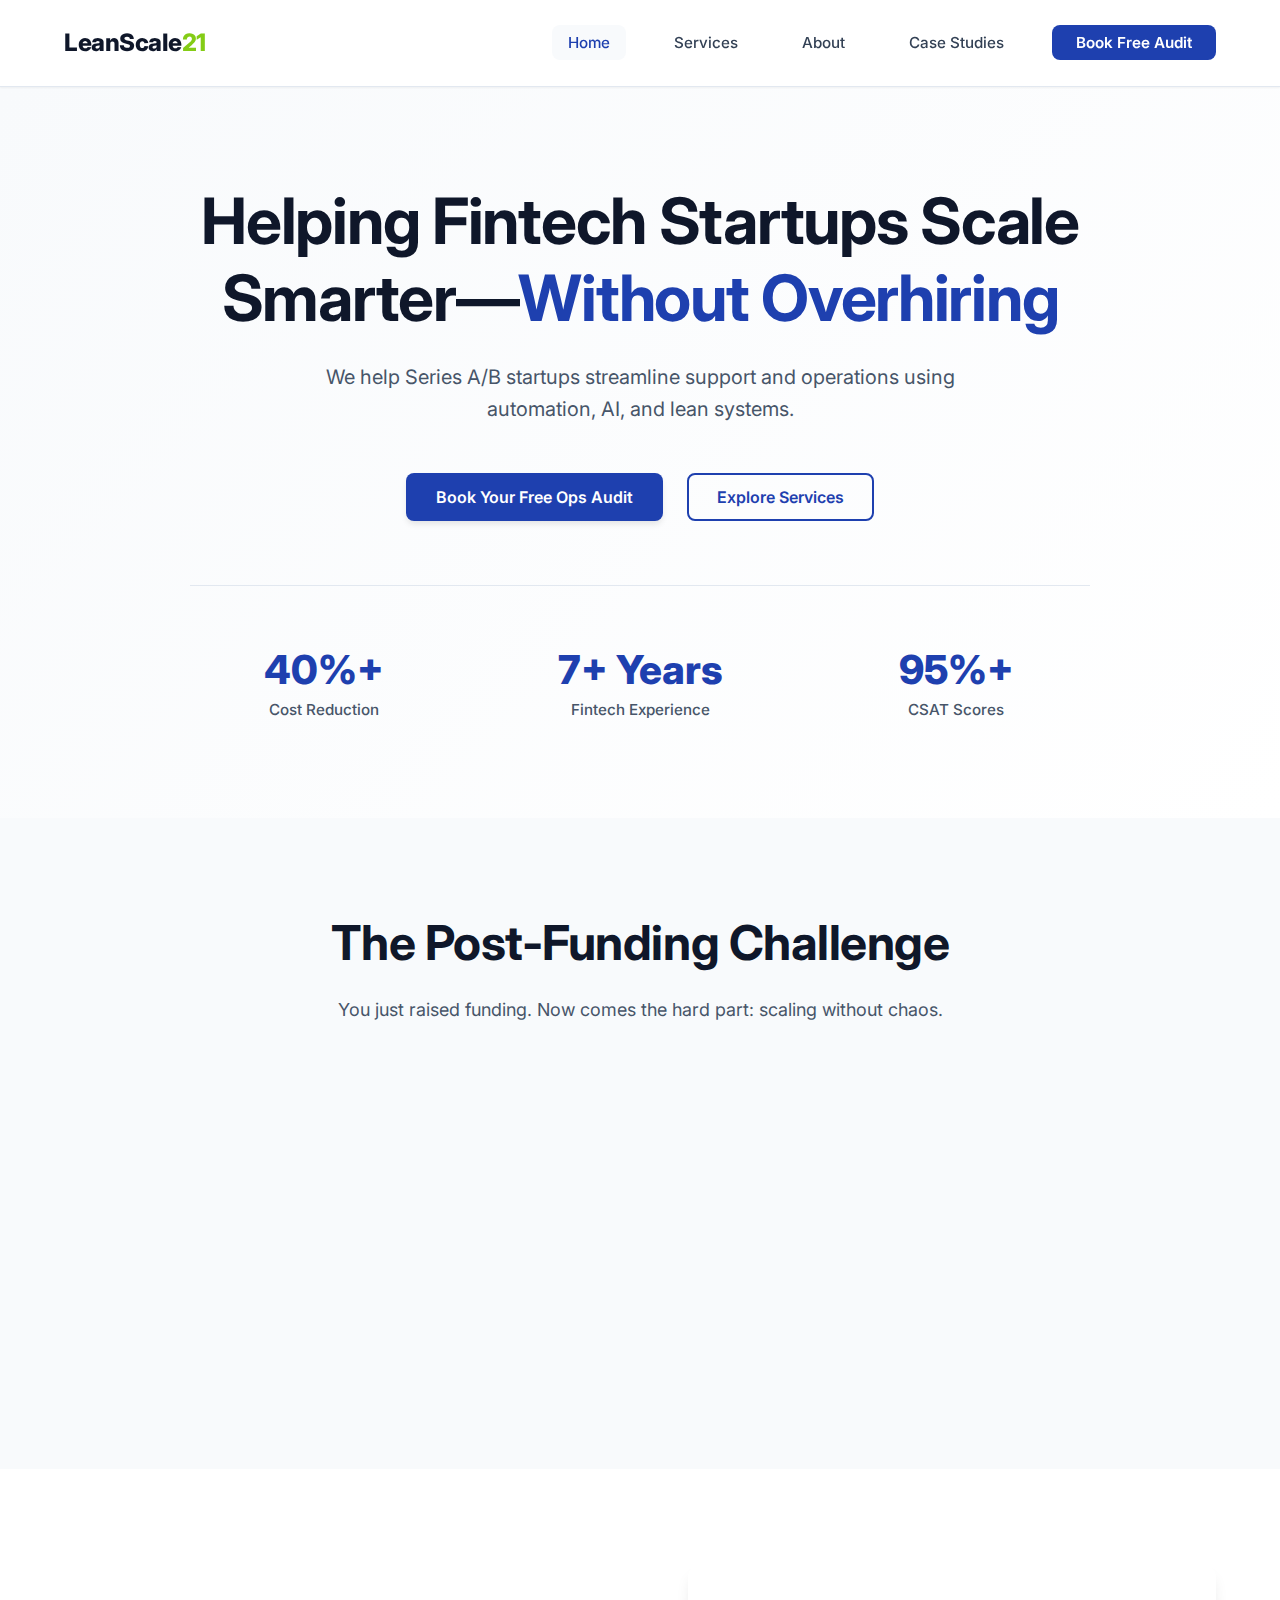
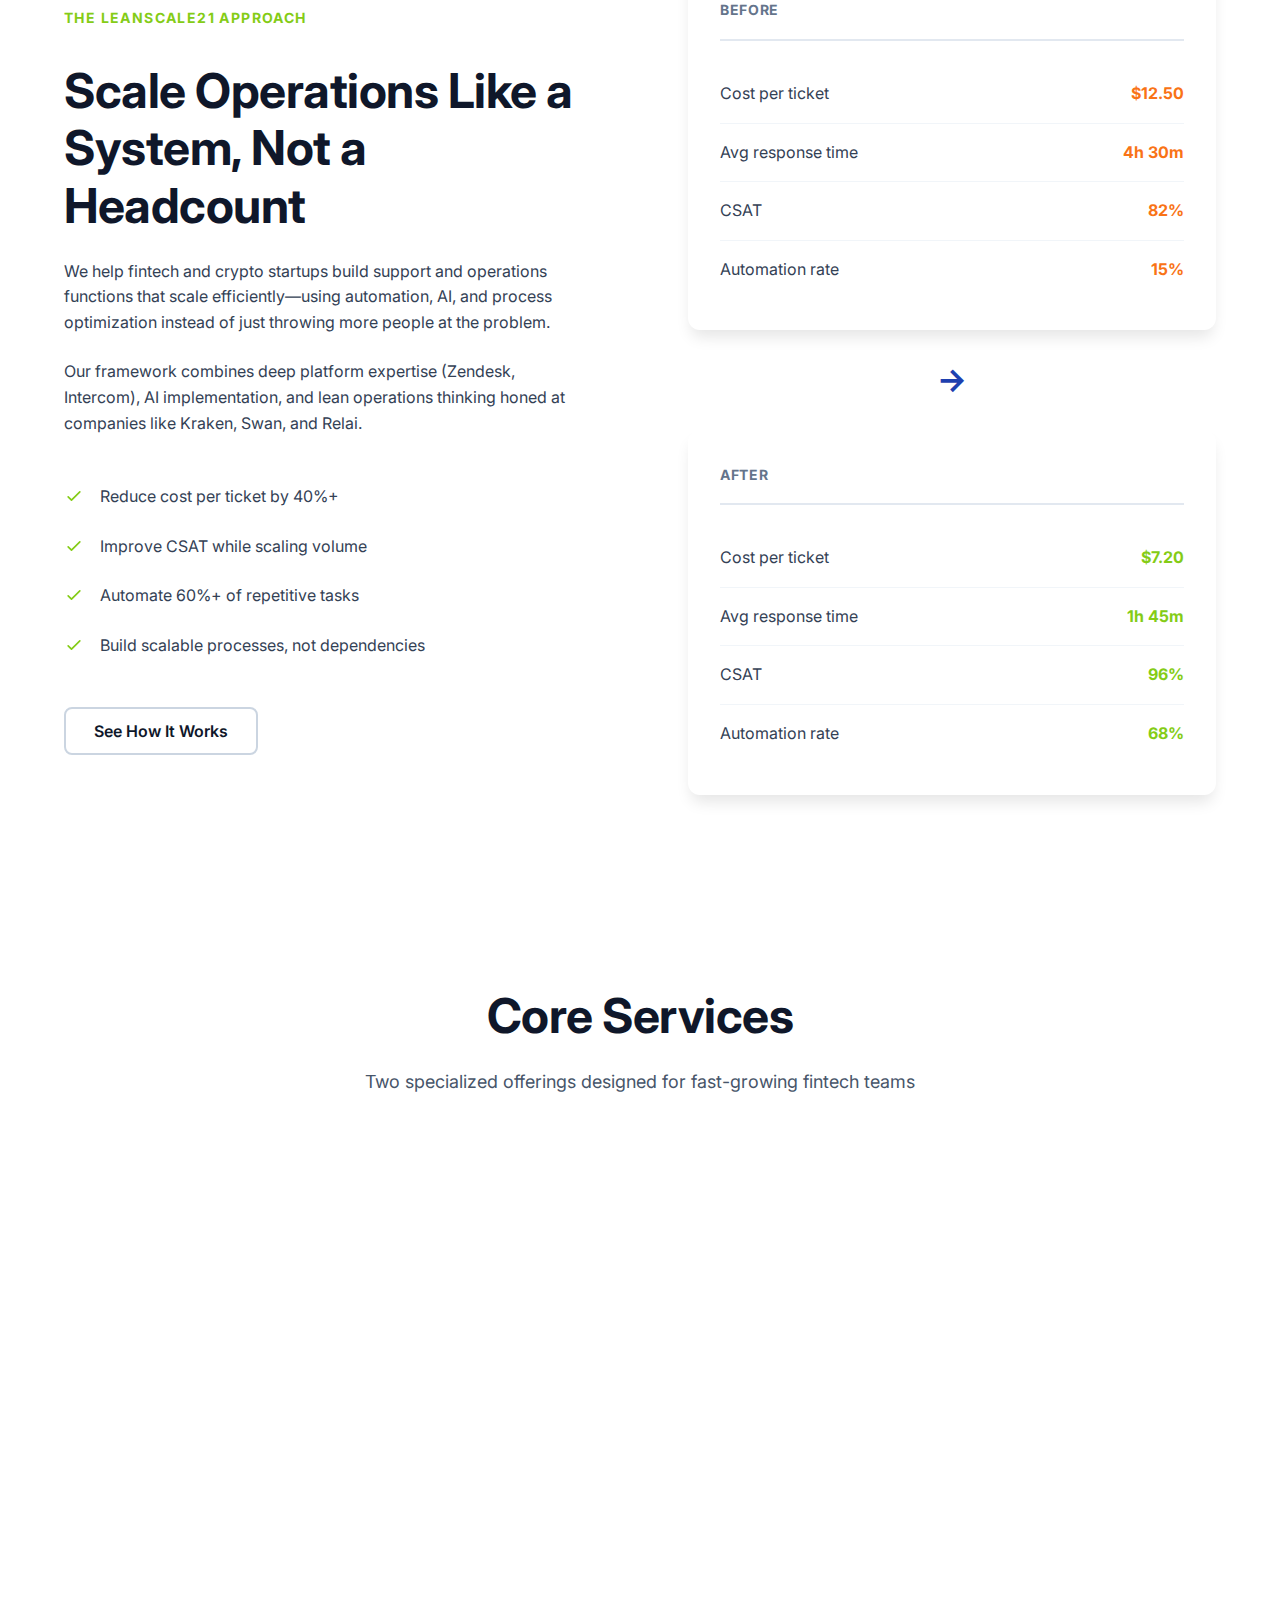
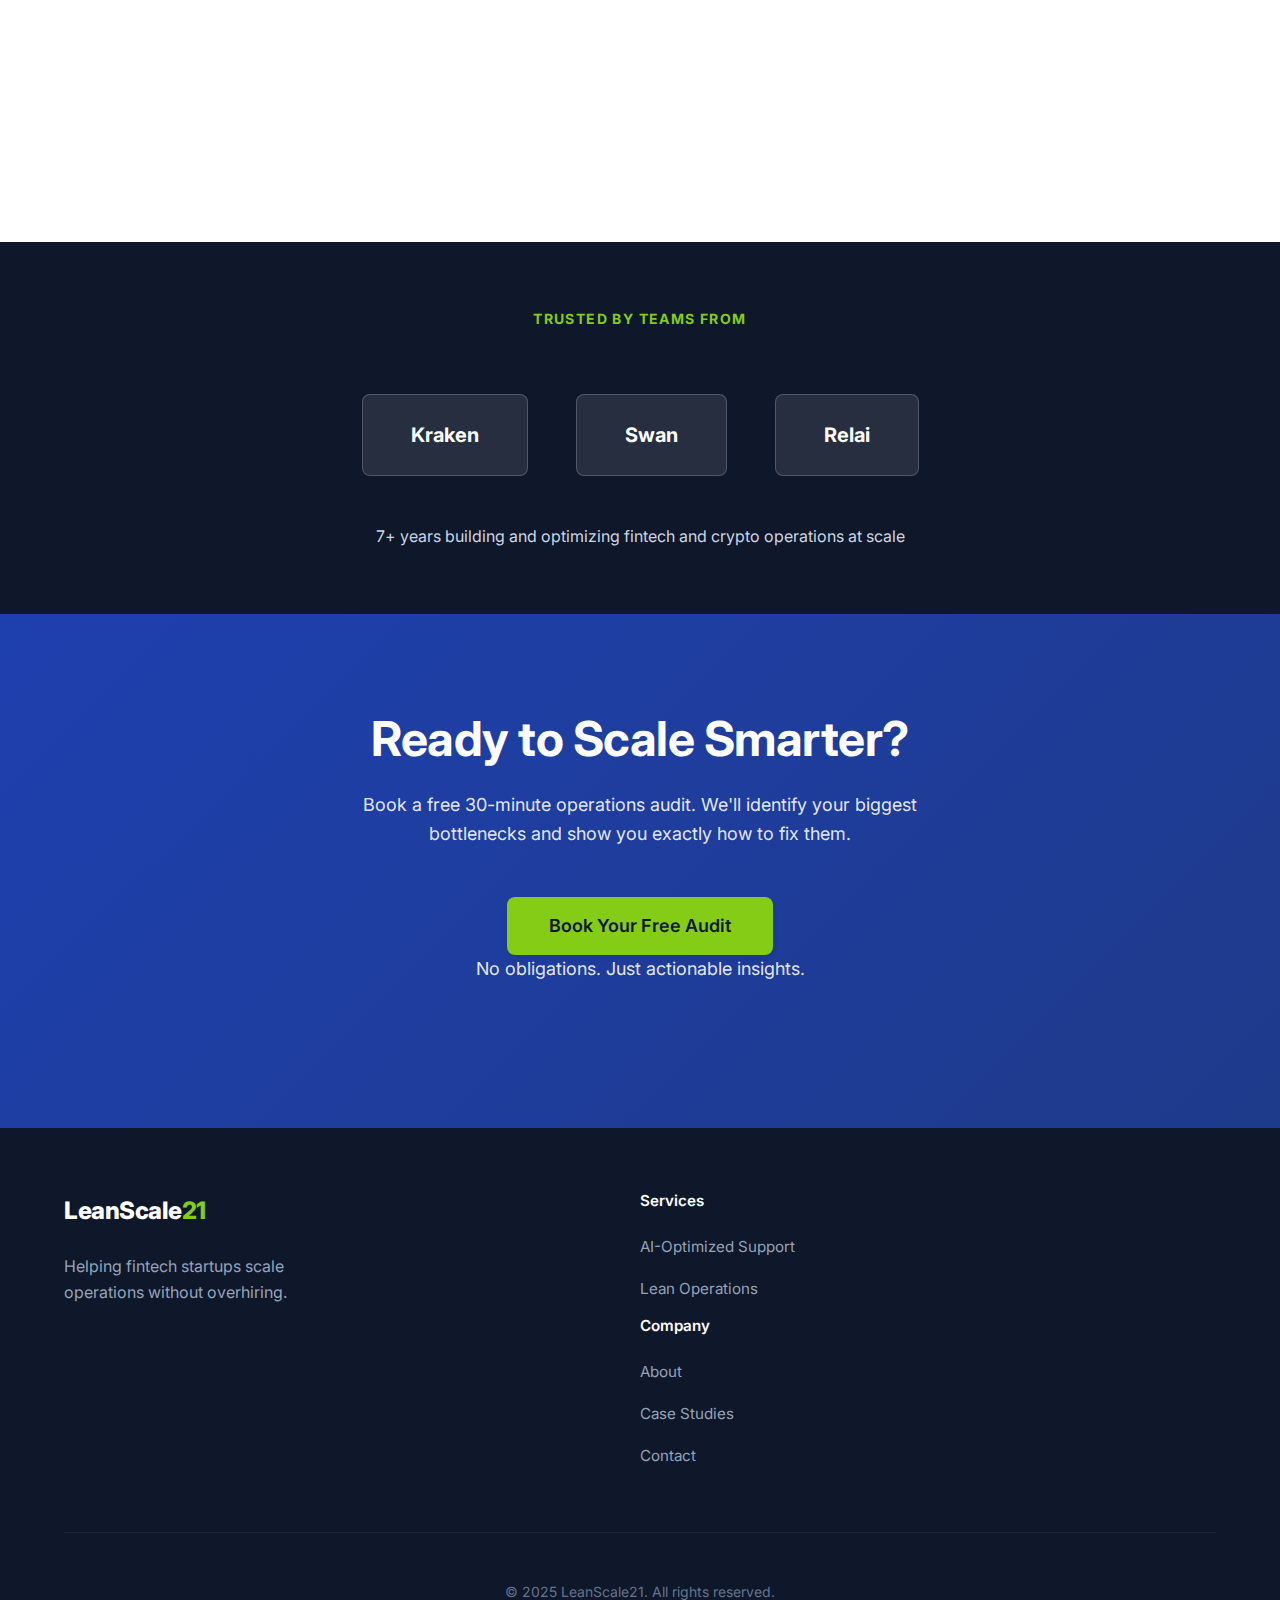
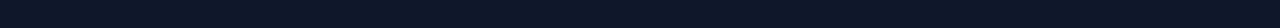
<file: leanscale21-website/index.html>
<!DOCTYPE html>
<html lang="en">
<head>
    <meta charset="UTF-8">
    <meta name="viewport" content="width=device-width, initial-scale=1.0">
    <meta name="description" content="LeanScale21 helps fintech and crypto startups scale smarter without overhiring. AI-optimized support and lean operations consulting.">
    <meta name="keywords" content="fintech consulting, crypto operations, Zendesk automation, Intercom AI, customer support optimization, lean operations">
    <title>LeanScale21 - Scale Your Fintech Startup Smarter</title>
    <link rel="stylesheet" href="styles.css">
    <link rel="preconnect" href="https://fonts.googleapis.com">
    <link rel="preconnect" href="https://fonts.gstatic.com" crossorigin>
    <link href="https://fonts.googleapis.com/css2?family=Inter:wght@300;400;500;600;700;800&display=swap" rel="stylesheet">
</head>
<body>
    <!-- Navigation -->
    <nav class="navbar">
        <div class="container">
            <div class="nav-wrapper">
                <a href="index.html" class="logo">LeanScale<span class="accent">21</span></a>
                <button class="mobile-toggle" aria-label="Toggle menu">
                    <span></span>
                    <span></span>
                    <span></span>
                </button>
                <ul class="nav-menu">
                    <li><a href="index.html" class="active">Home</a></li>
                    <li><a href="services.html">Services</a></li>
                    <li><a href="about.html">About</a></li>
                    <li><a href="case-studies.html">Case Studies</a></li>
                    <li><a href="contact.html" class="cta-btn">Book Free Audit</a></li>
                </ul>
            </div>
        </div>
    </nav>

    <!-- Hero Section -->
    <section class="hero">
        <div class="container">
            <div class="hero-content">
                <h1 class="hero-title">Helping Fintech Startups Scale Smarter—<span class="highlight">Without Overhiring</span></h1>
                <p class="hero-subtitle">We help Series A/B startups streamline support and operations using automation, AI, and lean systems.</p>
                <div class="hero-cta">
                    <a href="contact.html" class="btn btn-primary">Book Your Free Ops Audit</a>
                    <a href="services.html" class="btn btn-secondary">Explore Services</a>
                </div>
                <div class="hero-stats">
                    <div class="stat">
                        <span class="stat-number">40%+</span>
                        <span class="stat-label">Cost Reduction</span>
                    </div>
                    <div class="stat">
                        <span class="stat-number">7+ Years</span>
                        <span class="stat-label">Fintech Experience</span>
                    </div>
                    <div class="stat">
                        <span class="stat-number">95%+</span>
                        <span class="stat-label">CSAT Scores</span>
                    </div>
                </div>
            </div>
        </div>
    </section>

    <!-- Problem Section -->
    <section class="problem-section">
        <div class="container">
            <div class="section-header">
                <h2>The Post-Funding Challenge</h2>
                <p>You just raised funding. Now comes the hard part: scaling without chaos.</p>
            </div>
            <div class="problem-grid">
                <div class="problem-card">
                    <div class="icon-wrapper">
                        <svg xmlns="http://www.w3.org/2000/svg" fill="none" viewBox="0 0 24 24" stroke="currentColor">
                            <path stroke-linecap="round" stroke-linejoin="round" stroke-width="2" d="M17 20h5v-2a3 3 0 00-5.356-1.857M17 20H7m10 0v-2c0-.656-.126-1.283-.356-1.857M7 20H2v-2a3 3 0 015.356-1.857M7 20v-2c0-.656.126-1.283.356-1.857m0 0a5.002 5.002 0 019.288 0M15 7a3 3 0 11-6 0 3 3 0 016 0zm6 3a2 2 0 11-4 0 2 2 0 014 0zM7 10a2 2 0 11-4 0 2 2 0 014 0z" />
                        </svg>
                    </div>
                    <h3>Overhiring Risk</h3>
                    <p>You're hiring fast but worry about bloating headcount and losing capital efficiency.</p>
                </div>
                <div class="problem-card">
                    <div class="icon-wrapper">
                        <svg xmlns="http://www.w3.org/2000/svg" fill="none" viewBox="0 0 24 24" stroke="currentColor">
                            <path stroke-linecap="round" stroke-linejoin="round" stroke-width="2" d="M12 8v4l3 3m6-3a9 9 0 11-18 0 9 9 0 0118 0z" />
                        </svg>
                    </div>
                    <h3>Support Overload</h3>
                    <p>Ticket volumes are exploding. Response times are slipping. CSAT is dropping.</p>
                </div>
                <div class="problem-card">
                    <div class="icon-wrapper">
                        <svg xmlns="http://www.w3.org/2000/svg" fill="none" viewBox="0 0 24 24" stroke="currentColor">
                            <path stroke-linecap="round" stroke-linejoin="round" stroke-width="2" d="M10.325 4.317c.426-1.756 2.924-1.756 3.35 0a1.724 1.724 0 002.573 1.066c1.543-.94 3.31.826 2.37 2.37a1.724 1.724 0 001.065 2.572c1.756.426 1.756 2.924 0 3.35a1.724 1.724 0 00-1.066 2.573c.94 1.543-.826 3.31-2.37 2.37a1.724 1.724 0 00-2.572 1.065c-.426 1.756-2.924 1.756-3.35 0a1.724 1.724 0 00-2.573-1.066c-1.543.94-3.31-.826-2.37-2.37a1.724 1.724 0 00-1.065-2.572c-1.756-.426-1.756-2.924 0-3.35a1.724 1.724 0 001.066-2.573c-.94-1.543.826-3.31 2.37-2.37.996.608 2.296.07 2.572-1.065z" />
                            <path stroke-linecap="round" stroke-linejoin="round" stroke-width="2" d="M15 12a3 3 0 11-6 0 3 3 0 016 0z" />
                        </svg>
                    </div>
                    <h3>Process Chaos</h3>
                    <p>Too many tools, unclear workflows, manual tasks eating time. Operations feel broken.</p>
                </div>
            </div>
        </div>
    </section>

    <!-- Solution Overview -->
    <section class="solution-section">
        <div class="container">
            <div class="solution-content">
                <div class="solution-text">
                    <span class="eyebrow">The LeanScale21 Approach</span>
                    <h2>Scale Operations Like a System, Not a Headcount</h2>
                    <p>We help fintech and crypto startups build support and operations functions that scale efficiently—using automation, AI, and process optimization instead of just throwing more people at the problem.</p>
                    <p>Our framework combines deep platform expertise (Zendesk, Intercom), AI implementation, and lean operations thinking honed at companies like Kraken, Swan, and Relai.</p>
                    <ul class="check-list">
                        <li>
                            <svg xmlns="http://www.w3.org/2000/svg" fill="none" viewBox="0 0 24 24" stroke="currentColor">
                                <path stroke-linecap="round" stroke-linejoin="round" stroke-width="2" d="M5 13l4 4L19 7" />
                            </svg>
                            Reduce cost per ticket by 40%+
                        </li>
                        <li>
                            <svg xmlns="http://www.w3.org/2000/svg" fill="none" viewBox="0 0 24 24" stroke="currentColor">
                                <path stroke-linecap="round" stroke-linejoin="round" stroke-width="2" d="M5 13l4 4L19 7" />
                            </svg>
                            Improve CSAT while scaling volume
                        </li>
                        <li>
                            <svg xmlns="http://www.w3.org/2000/svg" fill="none" viewBox="0 0 24 24" stroke="currentColor">
                                <path stroke-linecap="round" stroke-linejoin="round" stroke-width="2" d="M5 13l4 4L19 7" />
                            </svg>
                            Automate 60%+ of repetitive tasks
                        </li>
                        <li>
                            <svg xmlns="http://www.w3.org/2000/svg" fill="none" viewBox="0 0 24 24" stroke="currentColor">
                                <path stroke-linecap="round" stroke-linejoin="round" stroke-width="2" d="M5 13l4 4L19 7" />
                            </svg>
                            Build scalable processes, not dependencies
                        </li>
                    </ul>
                    <a href="services.html" class="btn btn-outline">See How It Works</a>
                </div>
                <div class="solution-visual">
                    <div class="visual-card">
                        <div class="visual-header">
                            <span class="visual-label">Before</span>
                        </div>
                        <div class="metric-row">
                            <span>Cost per ticket</span>
                            <span class="metric-bad">$12.50</span>
                        </div>
                        <div class="metric-row">
                            <span>Avg response time</span>
                            <span class="metric-bad">4h 30m</span>
                        </div>
                        <div class="metric-row">
                            <span>CSAT</span>
                            <span class="metric-bad">82%</span>
                        </div>
                        <div class="metric-row">
                            <span>Automation rate</span>
                            <span class="metric-bad">15%</span>
                        </div>
                    </div>
                    <div class="arrow-down">→</div>
                    <div class="visual-card">
                        <div class="visual-header">
                            <span class="visual-label">After</span>
                        </div>
                        <div class="metric-row">
                            <span>Cost per ticket</span>
                            <span class="metric-good">$7.20</span>
                        </div>
                        <div class="metric-row">
                            <span>Avg response time</span>
                            <span class="metric-good">1h 45m</span>
                        </div>
                        <div class="metric-row">
                            <span>CSAT</span>
                            <span class="metric-good">96%</span>
                        </div>
                        <div class="metric-row">
                            <span>Automation rate</span>
                            <span class="metric-good">68%</span>
                        </div>
                    </div>
                </div>
            </div>
        </div>
    </section>

    <!-- Services Preview -->
    <section class="services-preview">
        <div class="container">
            <div class="section-header">
                <h2>Core Services</h2>
                <p>Two specialized offerings designed for fast-growing fintech teams</p>
            </div>
            <div class="services-grid">
                <div class="service-card">
                    <div class="service-icon">
                        <svg xmlns="http://www.w3.org/2000/svg" fill="none" viewBox="0 0 24 24" stroke="currentColor">
                            <path stroke-linecap="round" stroke-linejoin="round" stroke-width="2" d="M9.75 17L9 20l-1 1h8l-1-1-.75-3M3 13h18M5 17h14a2 2 0 002-2V5a2 2 0 00-2-2H5a2 2 0 00-2 2v10a2 2 0 002 2z" />
                        </svg>
                    </div>
                    <h3>AI-Optimized Support</h3>
                    <p class="service-subtitle">Zendesk & Intercom Excellence</p>
                    <p>Transform your support function into a scalable, automated system using AI chatbots, smart workflows, and intelligent automation.</p>
                    <ul class="service-features">
                        <li>Zendesk AI & Intercom Fin implementation</li>
                        <li>Help Center & knowledge base creation</li>
                        <li>Macro, trigger & automation setup</li>
                        <li>Agent training & performance optimization</li>
                    </ul>
                    <a href="services.html#support" class="link-arrow">Learn more →</a>
                </div>
                <div class="service-card">
                    <div class="service-icon">
                        <svg xmlns="http://www.w3.org/2000/svg" fill="none" viewBox="0 0 24 24" stroke="currentColor">
                            <path stroke-linecap="round" stroke-linejoin="round" stroke-width="2" d="M13 10V3L4 14h7v7l9-11h-7z" />
                        </svg>
                    </div>
                    <h3>Lean Ops & Process Design</h3>
                    <p class="service-subtitle">Scale Without Chaos</p>
                    <p>Full operational audits and process redesign to eliminate friction, reduce tool bloat, and build scalable systems across your organization.</p>
                    <ul class="service-features">
                        <li>Operational audit & friction mapping</li>
                        <li>Process redesign & documentation</li>
                        <li>Tool stack optimization</li>
                        <li>Onboarding & training systems</li>
                    </ul>
                    <a href="services.html#operations" class="link-arrow">Learn more →</a>
                </div>
            </div>
        </div>
    </section>

    <!-- Trust Signals -->
    <section class="trust-section">
        <div class="container">
            <div class="trust-content">
                <span class="eyebrow">Trusted by Teams From</span>
                <div class="company-logos">
                    <div class="company-badge">Kraken</div>
                    <div class="company-badge">Swan</div>
                    <div class="company-badge">Relai</div>
                </div>
                <p class="trust-text">7+ years building and optimizing fintech and crypto operations at scale</p>
            </div>
        </div>
    </section>

    <!-- CTA Section -->
    <section class="cta-section">
        <div class="container">
            <div class="cta-content">
                <h2>Ready to Scale Smarter?</h2>
                <p>Book a free 30-minute operations audit. We'll identify your biggest bottlenecks and show you exactly how to fix them.</p>
                <a href="contact.html" class="btn btn-primary btn-large">Book Your Free Audit</a>
                <p class="cta-note">No obligations. Just actionable insights.</p>
            </div>
        </div>
    </section>

    <!-- Footer -->
    <footer class="footer">
        <div class="container">
            <div class="footer-content">
                <div class="footer-brand">
                    <a href="index.html" class="logo">LeanScale<span class="accent">21</span></a>
                    <p>Helping fintech startups scale operations without overhiring.</p>
                </div>
                <div class="footer-links">
                    <div class="footer-column">
                        <h4>Services</h4>
                        <ul>
                            <li><a href="services.html#support">AI-Optimized Support</a></li>
                            <li><a href="services.html#operations">Lean Operations</a></li>
                        </ul>
                    </div>
                    <div class="footer-column">
                        <h4>Company</h4>
                        <ul>
                            <li><a href="about.html">About</a></li>
                            <li><a href="case-studies.html">Case Studies</a></li>
                            <li><a href="contact.html">Contact</a></li>
                        </ul>
                    </div>
                </div>
            </div>
            <div class="footer-bottom">
                <p>&copy; 2025 LeanScale21. All rights reserved.</p>
            </div>
        </div>
    </footer>

    <script src="script.js"></script>
</body>
</html>
</file>
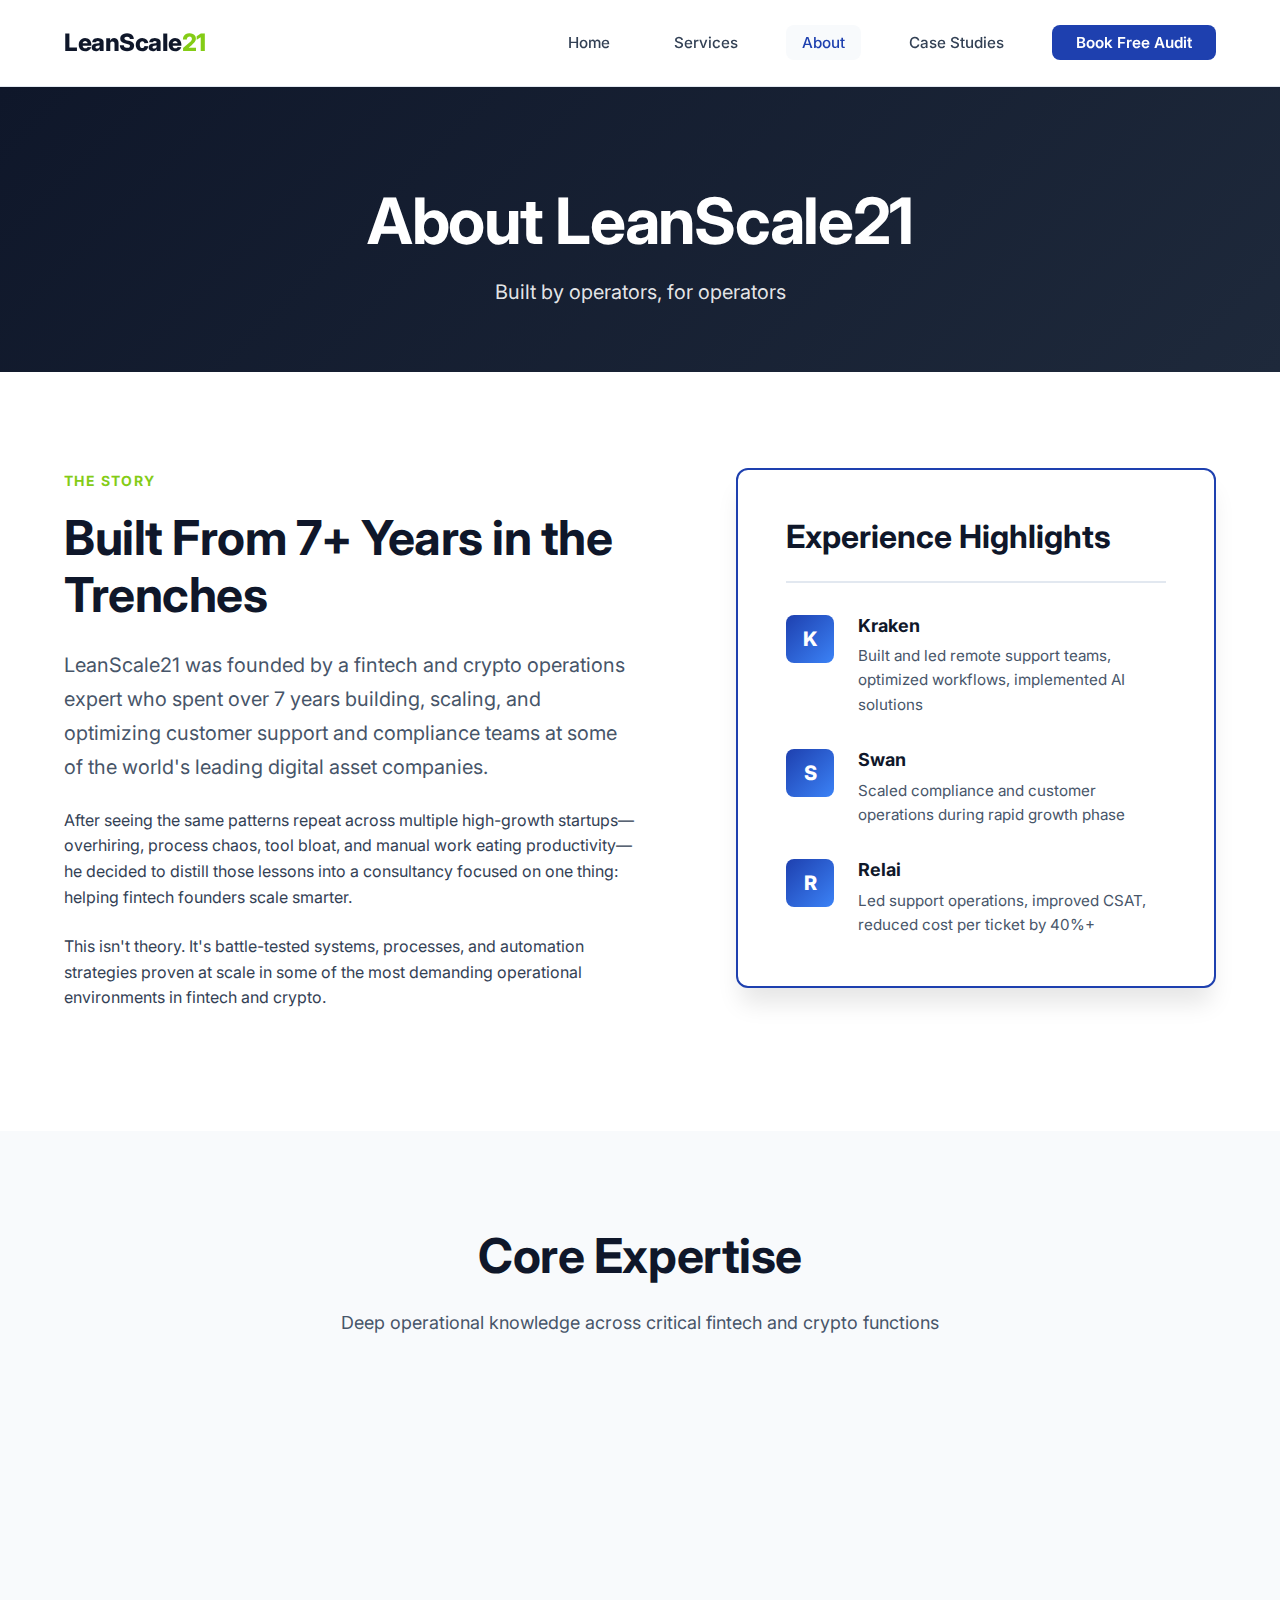
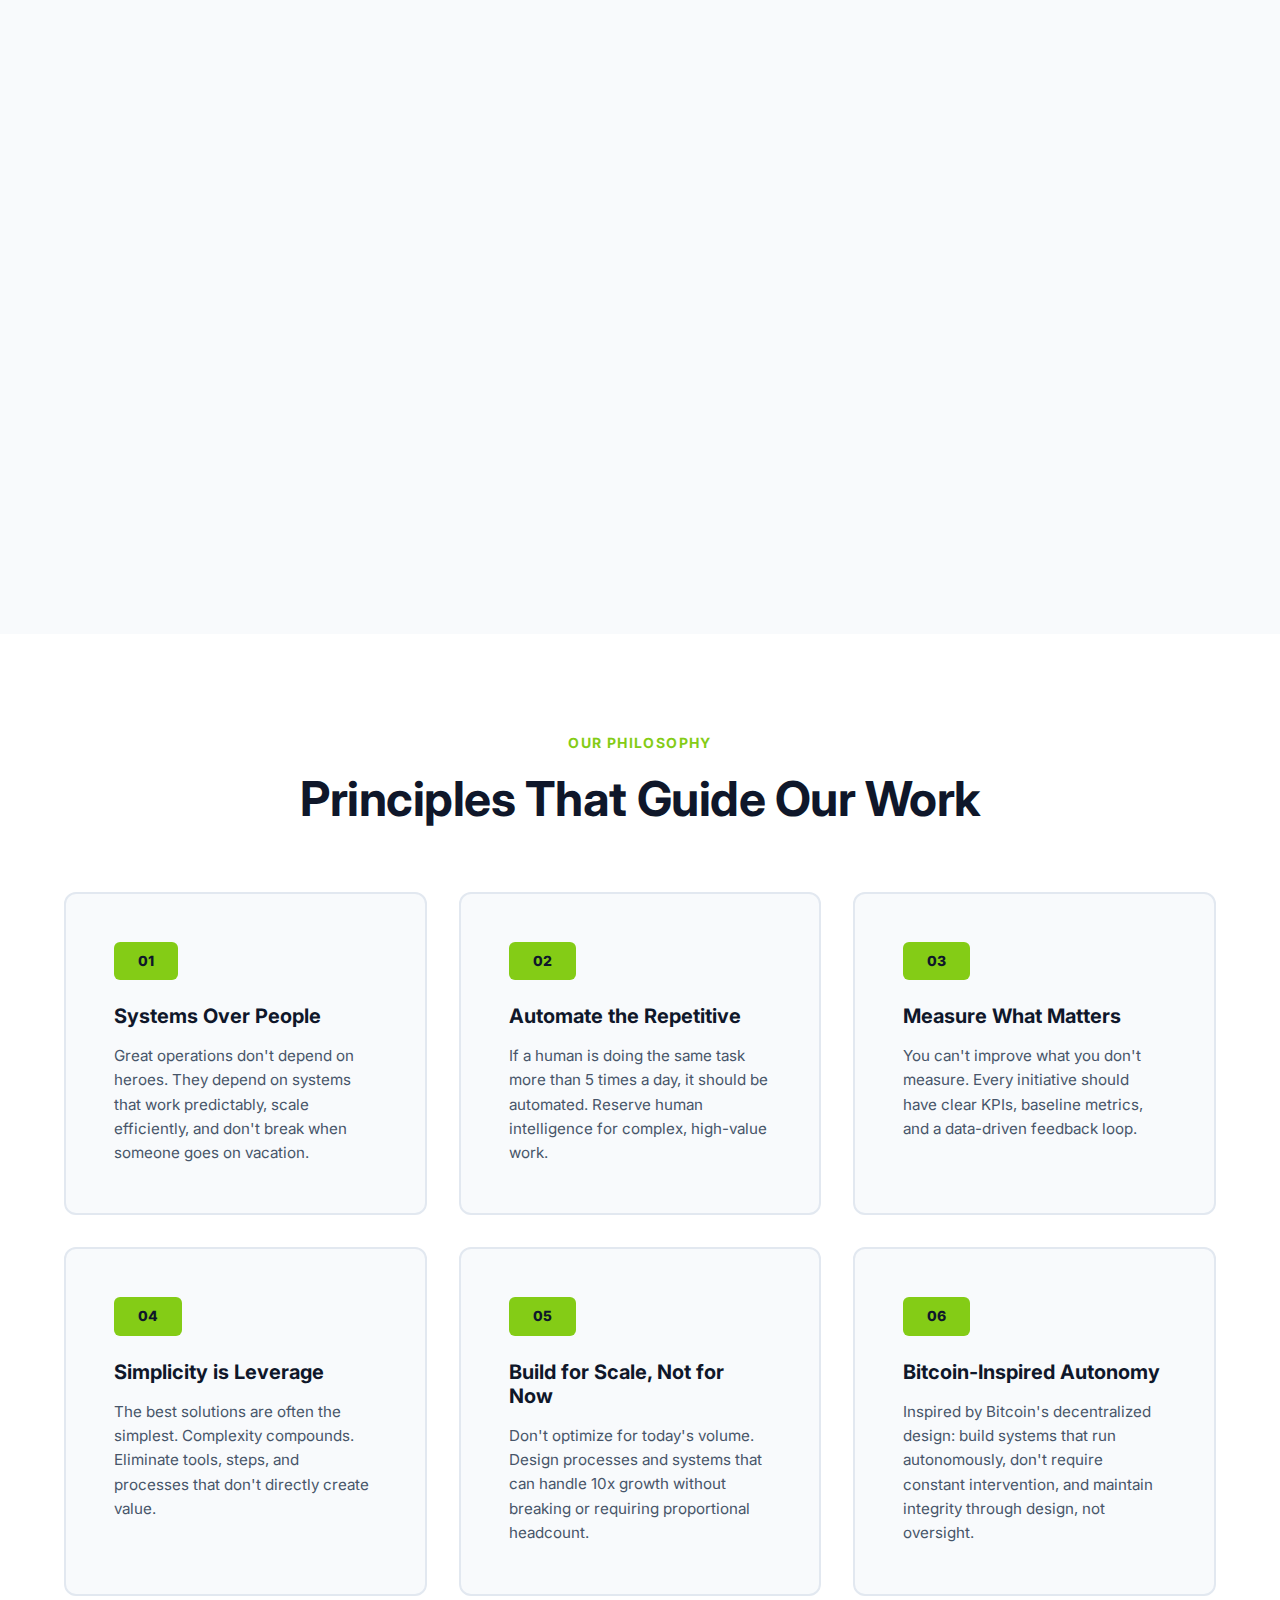
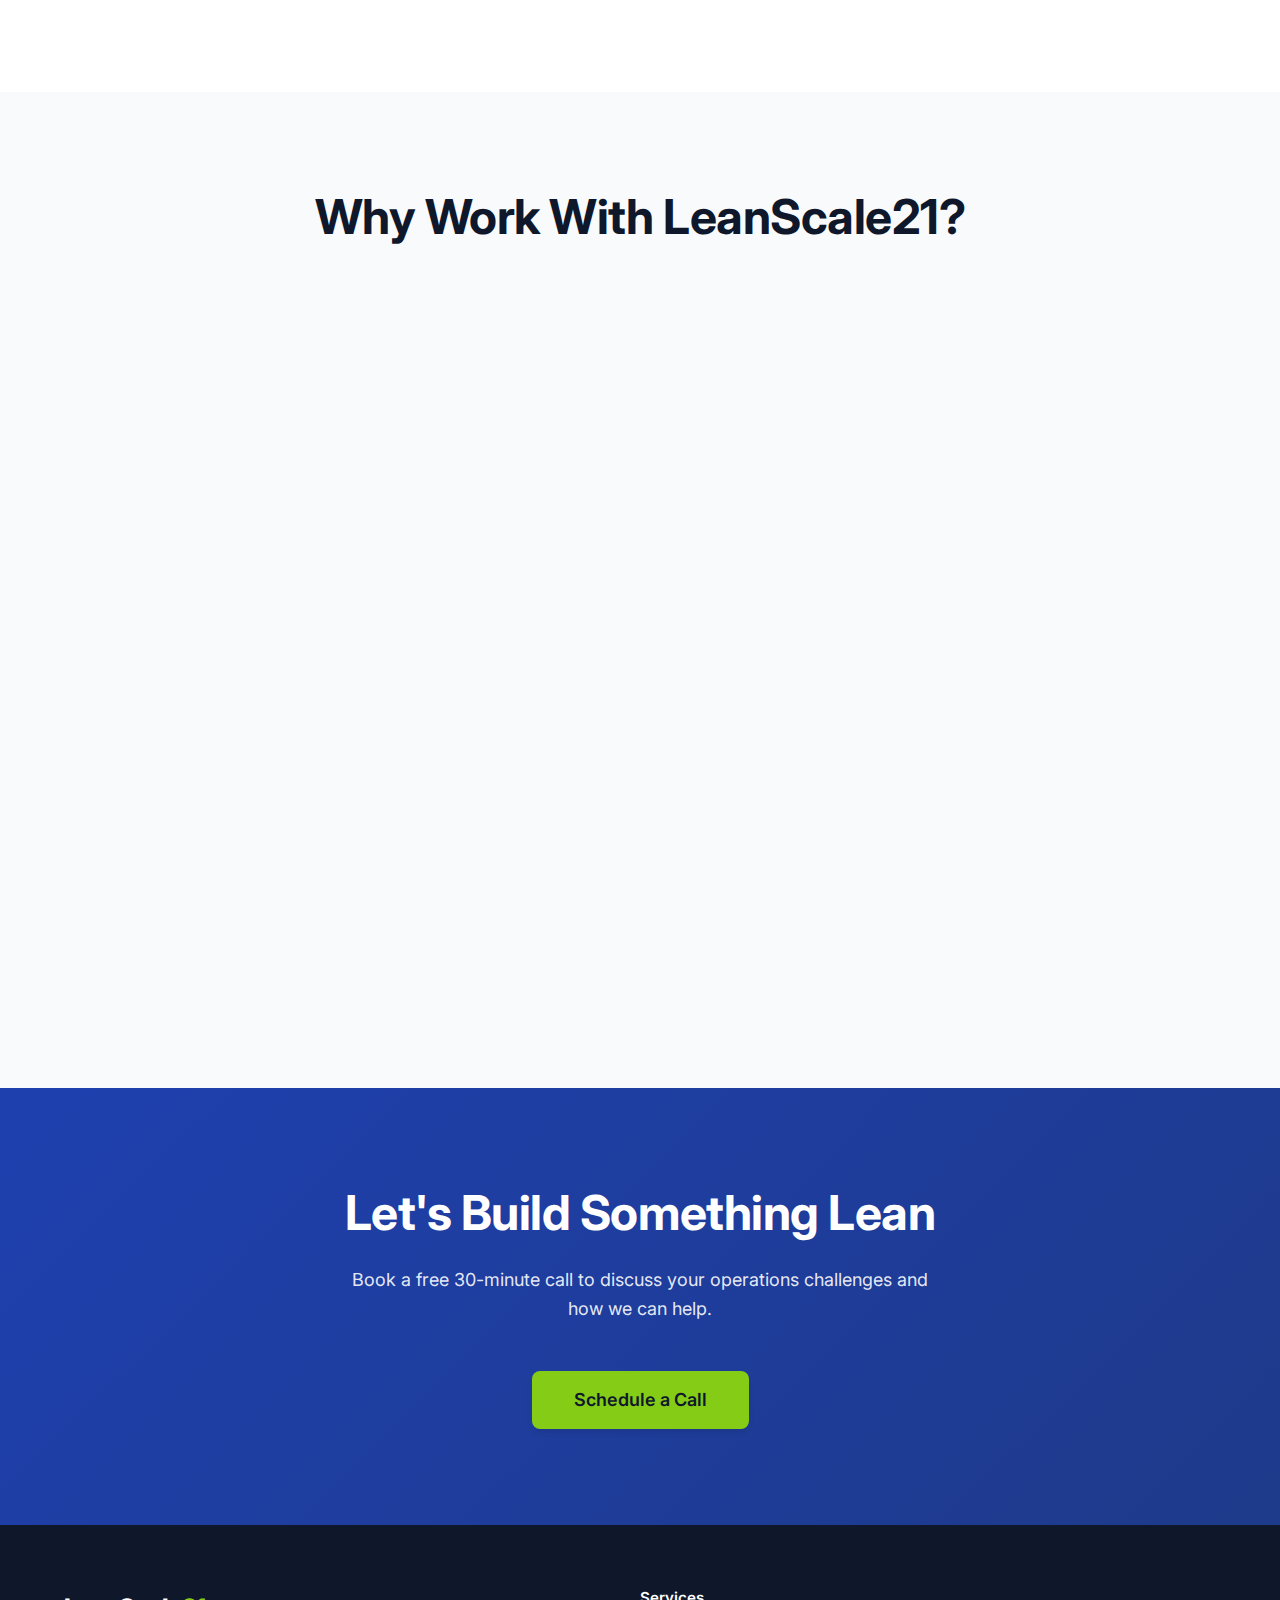
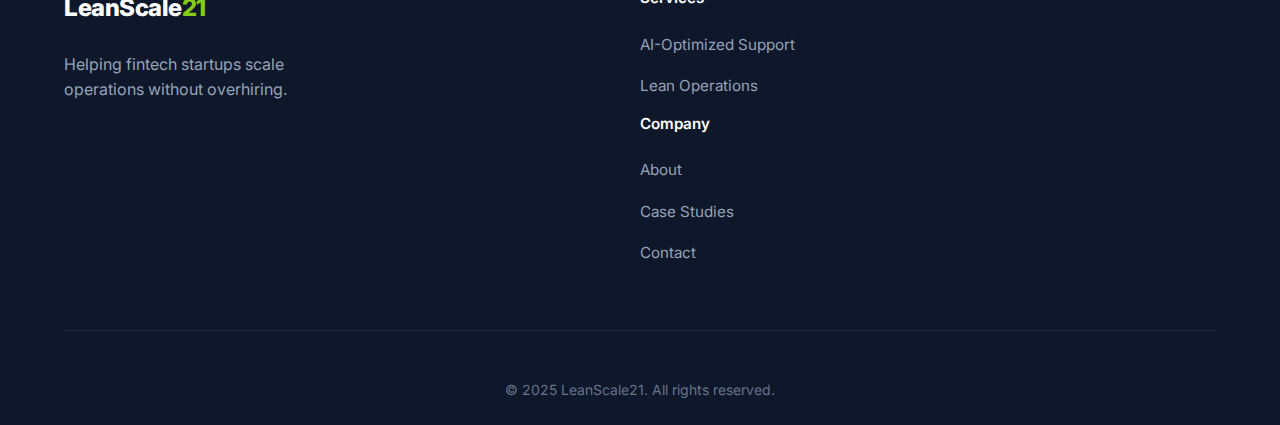
<file: leanscale21-website/about.html>
<!DOCTYPE html>
<html lang="en">
<head>
    <meta charset="UTF-8">
    <meta name="viewport" content="width=device-width, initial-scale=1.0">
    <meta name="description" content="About LeanScale21 - Led by a fintech operations expert with 7+ years at Kraken, Swan, and Relai.">
    <title>About - LeanScale21</title>
    <link rel="stylesheet" href="styles.css">
    <link rel="preconnect" href="https://fonts.googleapis.com">
    <link rel="preconnect" href="https://fonts.gstatic.com" crossorigin>
    <link href="https://fonts.googleapis.com/css2?family=Inter:wght@300;400;500;600;700;800&display=swap" rel="stylesheet">
</head>
<body>
    <!-- Navigation -->
    <nav class="navbar">
        <div class="container">
            <div class="nav-wrapper">
                <a href="index.html" class="logo">LeanScale<span class="accent">21</span></a>
                <button class="mobile-toggle" aria-label="Toggle menu">
                    <span></span>
                    <span></span>
                    <span></span>
                </button>
                <ul class="nav-menu">
                    <li><a href="index.html">Home</a></li>
                    <li><a href="services.html">Services</a></li>
                    <li><a href="about.html" class="active">About</a></li>
                    <li><a href="case-studies.html">Case Studies</a></li>
                    <li><a href="contact.html" class="cta-btn">Book Free Audit</a></li>
                </ul>
            </div>
        </div>
    </nav>

    <!-- Page Header -->
    <section class="page-header">
        <div class="container">
            <h1>About LeanScale21</h1>
            <p>Built by operators, for operators</p>
        </div>
    </section>

    <!-- Founder Story -->
    <section class="about-section">
        <div class="container">
            <div class="about-grid">
                <div class="about-content">
                    <span class="eyebrow">The Story</span>
                    <h2>Built From 7+ Years in the Trenches</h2>
                    <p class="lead">LeanScale21 was founded by a fintech and crypto operations expert who spent over 7 years building, scaling, and optimizing customer support and compliance teams at some of the world's leading digital asset companies.</p>
                    <p>After seeing the same patterns repeat across multiple high-growth startups—overhiring, process chaos, tool bloat, and manual work eating productivity—he decided to distill those lessons into a consultancy focused on one thing: helping fintech founders scale smarter.</p>
                    <p>This isn't theory. It's battle-tested systems, processes, and automation strategies proven at scale in some of the most demanding operational environments in fintech and crypto.</p>
                </div>
                <div class="about-visual">
                    <div class="experience-card">
                        <h3>Experience Highlights</h3>
                        <div class="experience-item">
                            <div class="company-logo">K</div>
                            <div class="experience-details">
                                <h4>Kraken</h4>
                                <p>Built and led remote support teams, optimized workflows, implemented AI solutions</p>
                            </div>
                        </div>
                        <div class="experience-item">
                            <div class="company-logo">S</div>
                            <div class="experience-details">
                                <h4>Swan</h4>
                                <p>Scaled compliance and customer operations during rapid growth phase</p>
                            </div>
                        </div>
                        <div class="experience-item">
                            <div class="company-logo">R</div>
                            <div class="experience-details">
                                <h4>Relai</h4>
                                <p>Led support operations, improved CSAT, reduced cost per ticket by 40%+</p>
                            </div>
                        </div>
                    </div>
                </div>
            </div>
        </div>
    </section>

    <!-- Expertise -->
    <section class="expertise-section">
        <div class="container">
            <div class="section-header">
                <h2>Core Expertise</h2>
                <p>Deep operational knowledge across critical fintech and crypto functions</p>
            </div>
            <div class="expertise-grid">
                <div class="expertise-card">
                    <div class="expertise-icon">
                        <svg xmlns="http://www.w3.org/2000/svg" fill="none" viewBox="0 0 24 24" stroke="currentColor">
                            <path stroke-linecap="round" stroke-linejoin="round" stroke-width="2" d="M8 10h.01M12 10h.01M16 10h.01M9 16H5a2 2 0 01-2-2V6a2 2 0 012-2h14a2 2 0 012 2v8a2 2 0 01-2 2h-5l-5 5v-5z" />
                        </svg>
                    </div>
                    <h3>Customer Support Operations</h3>
                    <p>7+ years building high-performance support teams. Expert in Zendesk, Intercom, and modern support platforms. Proven track record improving CSAT, response times, and cost efficiency.</p>
                </div>
                <div class="expertise-card">
                    <div class="expertise-icon">
                        <svg xmlns="http://www.w3.org/2000/svg" fill="none" viewBox="0 0 24 24" stroke="currentColor">
                            <path stroke-linecap="round" stroke-linejoin="round" stroke-width="2" d="M9.75 17L9 20l-1 1h8l-1-1-.75-3M3 13h18M5 17h14a2 2 0 002-2V5a2 2 0 00-2-2H5a2 2 0 00-2 2v10a2 2 0 002 2z" />
                        </svg>
                    </div>
                    <h3>AI & Automation Implementation</h3>
                    <p>Hands-on experience implementing AI chatbots, workflow automation, and intelligent routing. Real-world results: 60%+ task automation, 40% cost reduction.</p>
                </div>
                <div class="expertise-card">
                    <div class="expertise-icon">
                        <svg xmlns="http://www.w3.org/2000/svg" fill="none" viewBox="0 0 24 24" stroke="currentColor">
                            <path stroke-linecap="round" stroke-linejoin="round" stroke-width="2" d="M9 12l2 2 4-4m5.618-4.016A11.955 11.955 0 0112 2.944a11.955 11.955 0 01-8.618 3.04A12.02 12.02 0 003 9c0 5.591 3.824 10.29 9 11.622 5.176-1.332 9-6.03 9-11.622 0-1.042-.133-2.052-.382-3.016z" />
                        </svg>
                    </div>
                    <h3>Compliance & Risk Operations</h3>
                    <p>Deep understanding of KYC/AML processes, regulatory requirements, and building compliant operations at scale in highly regulated environments.</p>
                </div>
                <div class="expertise-card">
                    <div class="expertise-icon">
                        <svg xmlns="http://www.w3.org/2000/svg" fill="none" viewBox="0 0 24 24" stroke="currentColor">
                            <path stroke-linecap="round" stroke-linejoin="round" stroke-width="2" d="M12 4.354a4 4 0 110 5.292M15 21H3v-1a6 6 0 0112 0v1zm0 0h6v-1a6 6 0 00-9-5.197M13 7a4 4 0 11-8 0 4 4 0 018 0z" />
                        </svg>
                    </div>
                    <h3>Remote Team Leadership</h3>
                    <p>Built and managed distributed teams across multiple time zones. Expert in async communication, performance management, and maintaining culture remotely.</p>
                </div>
                <div class="expertise-card">
                    <div class="expertise-icon">
                        <svg xmlns="http://www.w3.org/2000/svg" fill="none" viewBox="0 0 24 24" stroke="currentColor">
                            <path stroke-linecap="round" stroke-linejoin="round" stroke-width="2" d="M9 19v-6a2 2 0 00-2-2H5a2 2 0 00-2 2v6a2 2 0 002 2h2a2 2 0 002-2zm0 0V9a2 2 0 012-2h2a2 2 0 012 2v10m-6 0a2 2 0 002 2h2a2 2 0 002-2m0 0V5a2 2 0 012-2h2a2 2 0 012 2v14a2 2 0 01-2 2h-2a2 2 0 01-2-2z" />
                        </svg>
                    </div>
                    <h3>Data-Driven Decision Making</h3>
                    <p>Obsessive about metrics. Built dashboards, tracking systems, and reporting frameworks to measure what matters and drive continuous improvement.</p>
                </div>
                <div class="expertise-card">
                    <div class="expertise-icon">
                        <svg xmlns="http://www.w3.org/2000/svg" fill="none" viewBox="0 0 24 24" stroke="currentColor">
                            <path stroke-linecap="round" stroke-linejoin="round" stroke-width="2" d="M10.325 4.317c.426-1.756 2.924-1.756 3.35 0a1.724 1.724 0 002.573 1.066c1.543-.94 3.31.826 2.37 2.37a1.724 1.724 0 001.065 2.572c1.756.426 1.756 2.924 0 3.35a1.724 1.724 0 00-1.066 2.573c.94 1.543-.826 3.31-2.37 2.37a1.724 1.724 0 00-2.572 1.065c-.426 1.756-2.924 1.756-3.35 0a1.724 1.724 0 00-2.573-1.066c-1.543.94-3.31-.826-2.37-2.37a1.724 1.724 0 00-1.065-2.572c-1.756-.426-1.756-2.924 0-3.35a1.724 1.724 0 001.066-2.573c-.94-1.543.826-3.31 2.37-2.37.996.608 2.296.07 2.572-1.065z" />
                            <path stroke-linecap="round" stroke-linejoin="round" stroke-width="2" d="M15 12a3 3 0 11-6 0 3 3 0 016 0z" />
                        </svg>
                    </div>
                    <h3>Process Optimization & Lean Systems</h3>
                    <p>Systems-thinking approach to operations. Identify bottlenecks, eliminate waste, build scalable processes that don't require constant oversight.</p>
                </div>
            </div>
        </div>
    </section>

    <!-- Philosophy -->
    <section class="philosophy-section">
        <div class="container">
            <div class="philosophy-content">
                <span class="eyebrow">Our Philosophy</span>
                <h2>Principles That Guide Our Work</h2>
                <div class="principles-grid">
                    <div class="principle-card">
                        <div class="principle-number">01</div>
                        <h3>Systems Over People</h3>
                        <p>Great operations don't depend on heroes. They depend on systems that work predictably, scale efficiently, and don't break when someone goes on vacation.</p>
                    </div>
                    <div class="principle-card">
                        <div class="principle-number">02</div>
                        <h3>Automate the Repetitive</h3>
                        <p>If a human is doing the same task more than 5 times a day, it should be automated. Reserve human intelligence for complex, high-value work.</p>
                    </div>
                    <div class="principle-card">
                        <div class="principle-number">03</div>
                        <h3>Measure What Matters</h3>
                        <p>You can't improve what you don't measure. Every initiative should have clear KPIs, baseline metrics, and a data-driven feedback loop.</p>
                    </div>
                    <div class="principle-card">
                        <div class="principle-number">04</div>
                        <h3>Simplicity is Leverage</h3>
                        <p>The best solutions are often the simplest. Complexity compounds. Eliminate tools, steps, and processes that don't directly create value.</p>
                    </div>
                    <div class="principle-card">
                        <div class="principle-number">05</div>
                        <h3>Build for Scale, Not for Now</h3>
                        <p>Don't optimize for today's volume. Design processes and systems that can handle 10x growth without breaking or requiring proportional headcount.</p>
                    </div>
                    <div class="principle-card">
                        <div class="principle-number">06</div>
                        <h3>Bitcoin-Inspired Autonomy</h3>
                        <p>Inspired by Bitcoin's decentralized design: build systems that run autonomously, don't require constant intervention, and maintain integrity through design, not oversight.</p>
                    </div>
                </div>
            </div>
        </div>
    </section>

    <!-- Why LeanScale21 -->
    <section class="why-section">
        <div class="container">
            <div class="why-content">
                <h2>Why Work With LeanScale21?</h2>
                <div class="why-grid">
                    <div class="why-card">
                        <svg xmlns="http://www.w3.org/2000/svg" fill="none" viewBox="0 0 24 24" stroke="currentColor">
                            <path stroke-linecap="round" stroke-linejoin="round" stroke-width="2" d="M9 12l2 2 4-4m6 2a9 9 0 11-18 0 9 9 0 0118 0z" />
                        </svg>
                        <h3>Operator, Not Consultant</h3>
                        <p>This isn't McKinsey delivering a PDF. You're working with someone who has been in your seat, managed these teams, and solved these exact problems at scale.</p>
                    </div>
                    <div class="why-card">
                        <svg xmlns="http://www.w3.org/2000/svg" fill="none" viewBox="0 0 24 24" stroke="currentColor">
                            <path stroke-linecap="round" stroke-linejoin="round" stroke-width="2" d="M13 10V3L4 14h7v7l9-11h-7z" />
                        </svg>
                        <h3>Fast, Practical Execution</h3>
                        <p>We move at startup speed. No lengthy discovery phases or bloated proposals. We identify problems fast, implement solutions faster, and measure results immediately.</p>
                    </div>
                    <div class="why-card">
                        <svg xmlns="http://www.w3.org/2000/svg" fill="none" viewBox="0 0 24 24" stroke="currentColor">
                            <path stroke-linecap="round" stroke-linejoin="round" stroke-width="2" d="M9 19v-6a2 2 0 00-2-2H5a2 2 0 00-2 2v6a2 2 0 002 2h2a2 2 0 002-2zm0 0V9a2 2 0 012-2h2a2 2 0 012 2v10m-6 0a2 2 0 002 2h2a2 2 0 002-2m0 0V5a2 2 0 012-2h2a2 2 0 012 2v14a2 2 0 01-2 2h-2a2 2 0 01-2-2z" />
                        </svg>
                        <h3>Metrics-Driven Approach</h3>
                        <p>Every engagement starts with baseline metrics and clear success criteria. You'll know exactly what's improving and by how much.</p>
                    </div>
                    <div class="why-card">
                        <svg xmlns="http://www.w3.org/2000/svg" fill="none" viewBox="0 0 24 24" stroke="currentColor">
                            <path stroke-linecap="round" stroke-linejoin="round" stroke-width="2" d="M12 6.253v13m0-13C10.832 5.477 9.246 5 7.5 5S4.168 5.477 3 6.253v13C4.168 18.477 5.754 18 7.5 18s3.332.477 4.5 1.253m0-13C13.168 5.477 14.754 5 16.5 5c1.747 0 3.332.477 4.5 1.253v13C19.832 18.477 18.247 18 16.5 18c-1.746 0-3.332.477-4.5 1.253" />
                        </svg>
                        <h3>Knowledge Transfer, Not Dependency</h3>
                        <p>We document everything, train your team, and ensure you can maintain and evolve the systems independently. No vendor lock-in.</p>
                    </div>
                    <div class="why-card">
                        <svg xmlns="http://www.w3.org/2000/svg" fill="none" viewBox="0 0 24 24" stroke="currentColor">
                            <path stroke-linecap="round" stroke-linejoin="round" stroke-width="2" d="M12 8c-1.657 0-3 .895-3 2s1.343 2 3 2 3 .895 3 2-1.343 2-3 2m0-8c1.11 0 2.08.402 2.599 1M12 8V7m0 1v8m0 0v1m0-1c-1.11 0-2.08-.402-2.599-1M21 12a9 9 0 11-18 0 9 9 0 0118 0z" />
                        </svg>
                        <h3>Founder-Minded Economics</h3>
                        <p>We understand capital efficiency. Our solutions are designed to deliver ROI quickly and help you do more with less.</p>
                    </div>
                    <div class="why-card">
                        <svg xmlns="http://www.w3.org/2000/svg" fill="none" viewBox="0 0 24 24" stroke="currentColor">
                            <path stroke-linecap="round" stroke-linejoin="round" stroke-width="2" d="M3.055 11H5a2 2 0 012 2v1a2 2 0 002 2 2 2 0 012 2v2.945M8 3.935V5.5A2.5 2.5 0 0010.5 8h.5a2 2 0 012 2 2 2 0 104 0 2 2 0 012-2h1.064M15 20.488V18a2 2 0 012-2h3.064M21 12a9 9 0 11-18 0 9 9 0 0118 0z" />
                        </svg>
                        <h3>Crypto & Fintech Native</h3>
                        <p>We understand your industry's unique challenges: compliance complexity, 24/7 operations, global teams, and the need for speed.</p>
                    </div>
                </div>
            </div>
        </div>
    </section>

    <!-- CTA Section -->
    <section class="cta-section">
        <div class="container">
            <div class="cta-content">
                <h2>Let's Build Something Lean</h2>
                <p>Book a free 30-minute call to discuss your operations challenges and how we can help.</p>
                <a href="contact.html" class="btn btn-primary btn-large">Schedule a Call</a>
            </div>
        </div>
    </section>

    <!-- Footer -->
    <footer class="footer">
        <div class="container">
            <div class="footer-content">
                <div class="footer-brand">
                    <a href="index.html" class="logo">LeanScale<span class="accent">21</span></a>
                    <p>Helping fintech startups scale operations without overhiring.</p>
                </div>
                <div class="footer-links">
                    <div class="footer-column">
                        <h4>Services</h4>
                        <ul>
                            <li><a href="services.html#support">AI-Optimized Support</a></li>
                            <li><a href="services.html#operations">Lean Operations</a></li>
                        </ul>
                    </div>
                    <div class="footer-column">
                        <h4>Company</h4>
                        <ul>
                            <li><a href="about.html">About</a></li>
                            <li><a href="case-studies.html">Case Studies</a></li>
                            <li><a href="contact.html">Contact</a></li>
                        </ul>
                    </div>
                </div>
            </div>
            <div class="footer-bottom">
                <p>&copy; 2025 LeanScale21. All rights reserved.</p>
            </div>
        </div>
    </footer>

    <script src="script.js"></script>
</body>
</html>
</file>
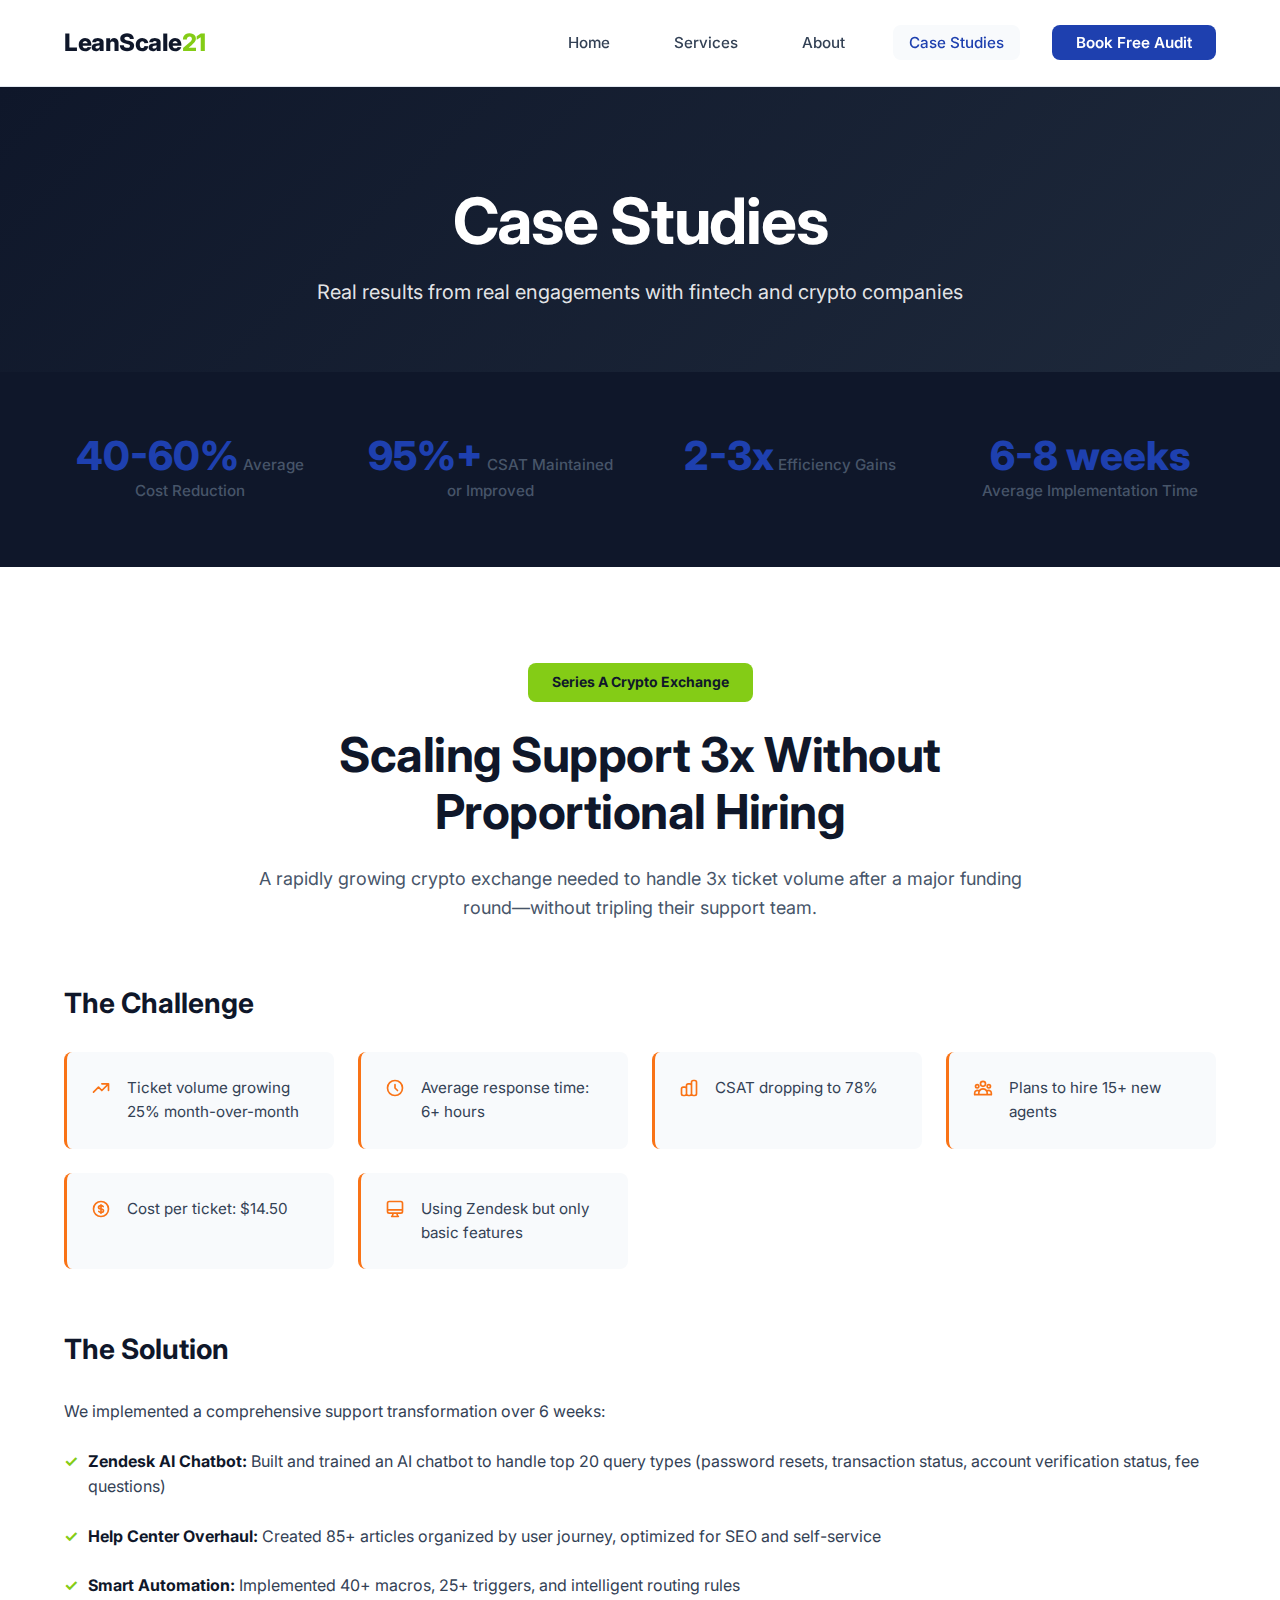
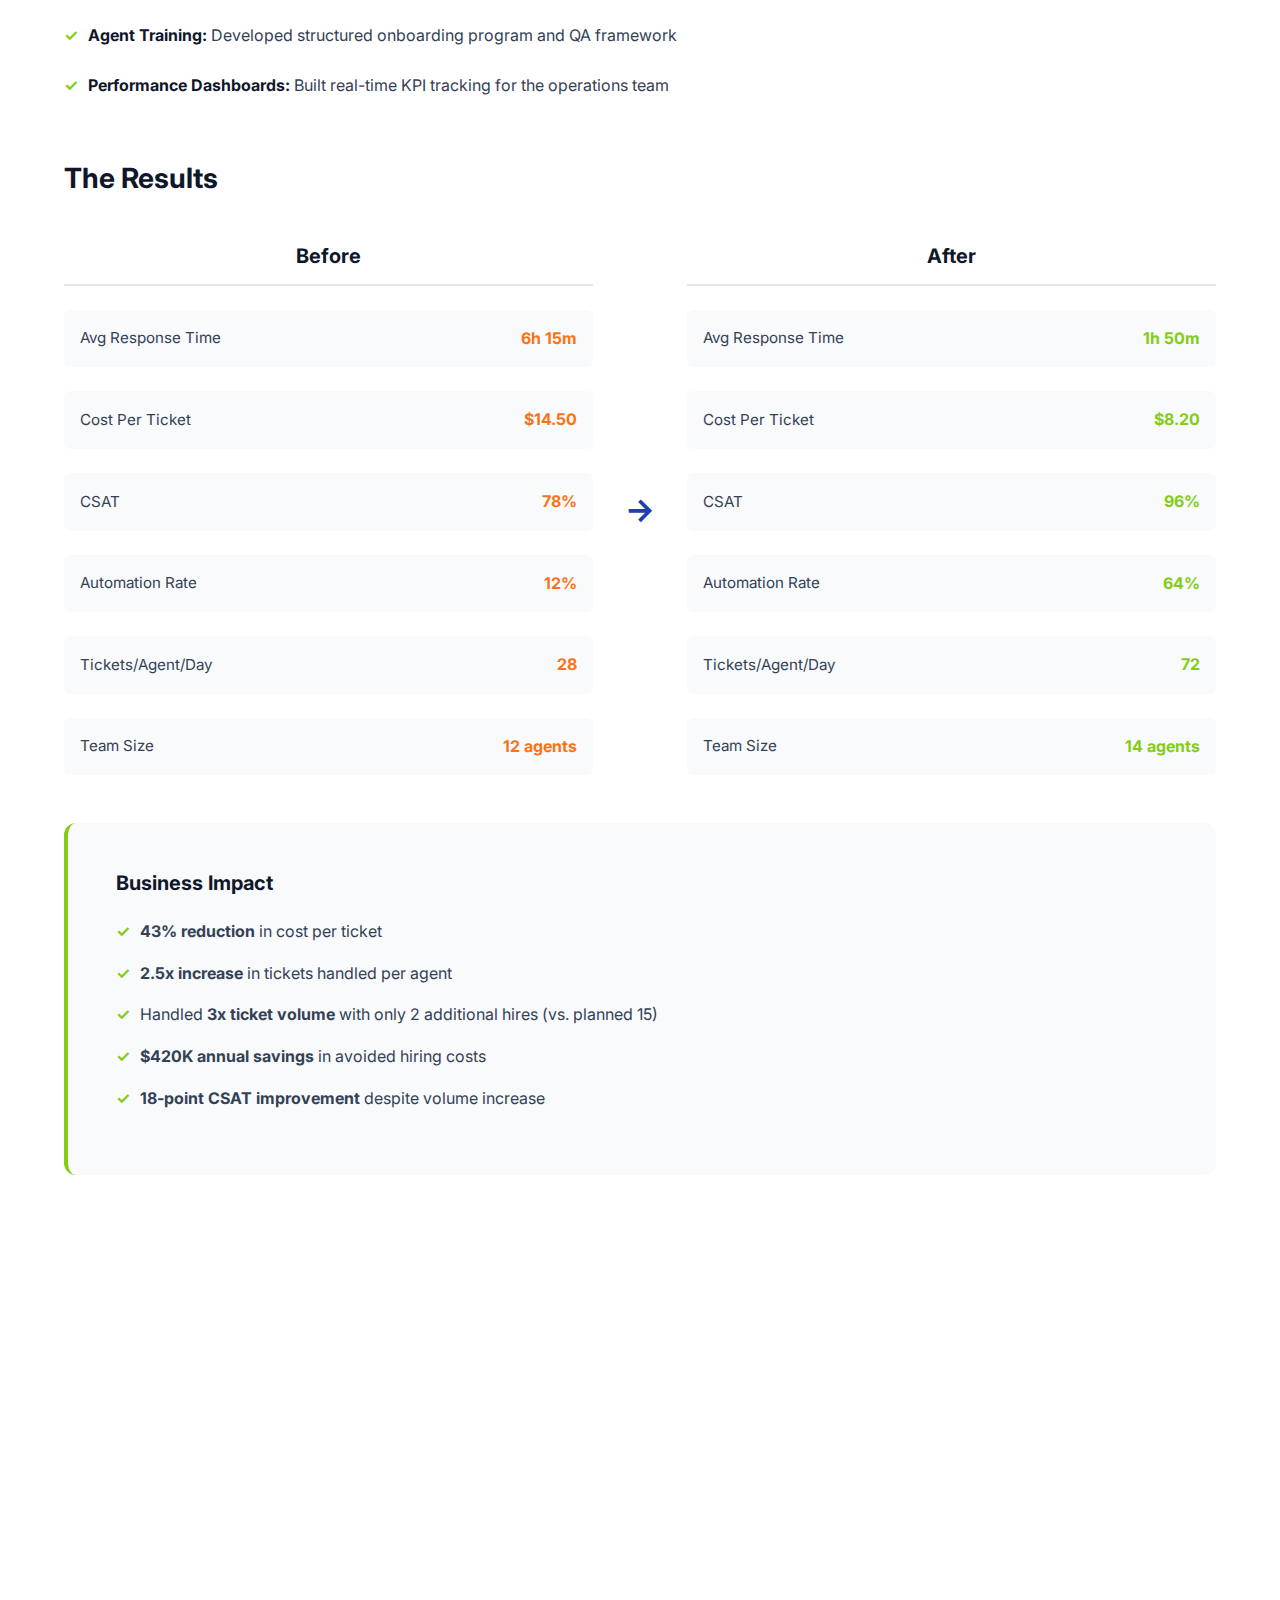
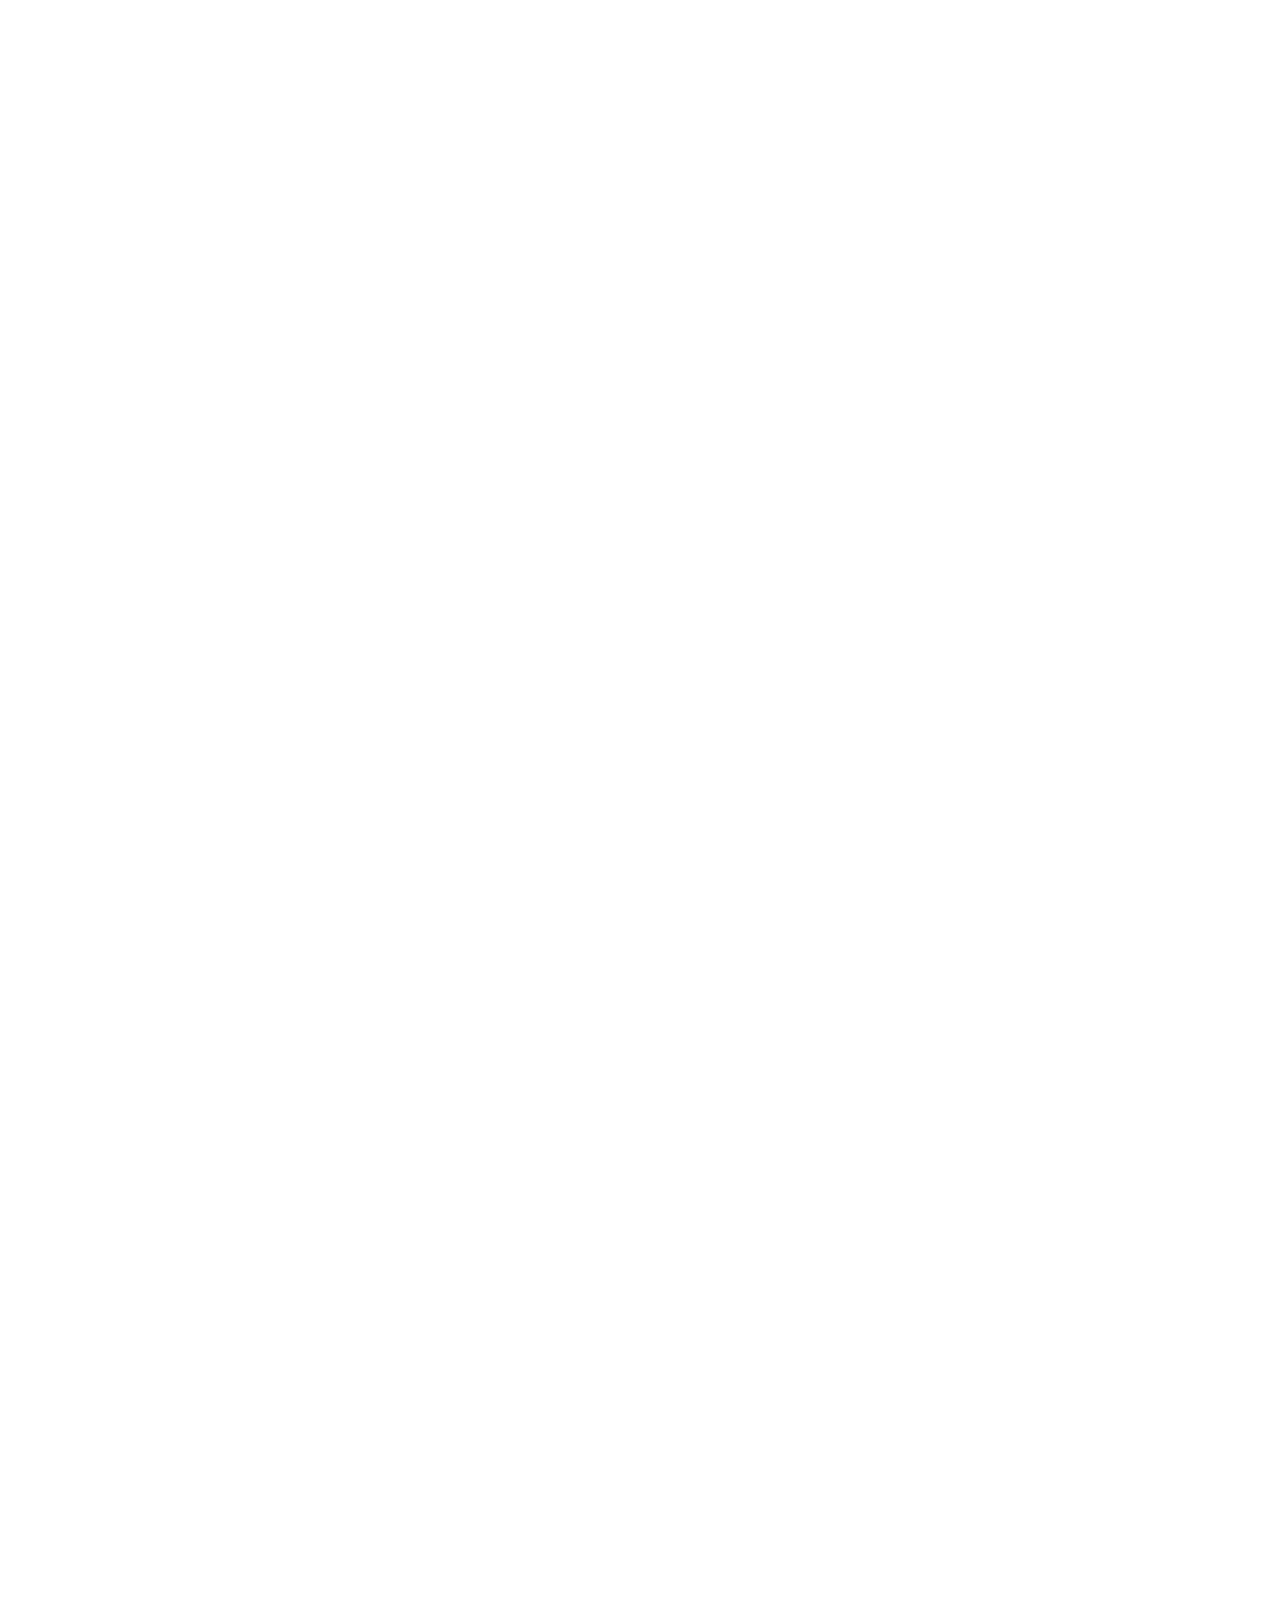
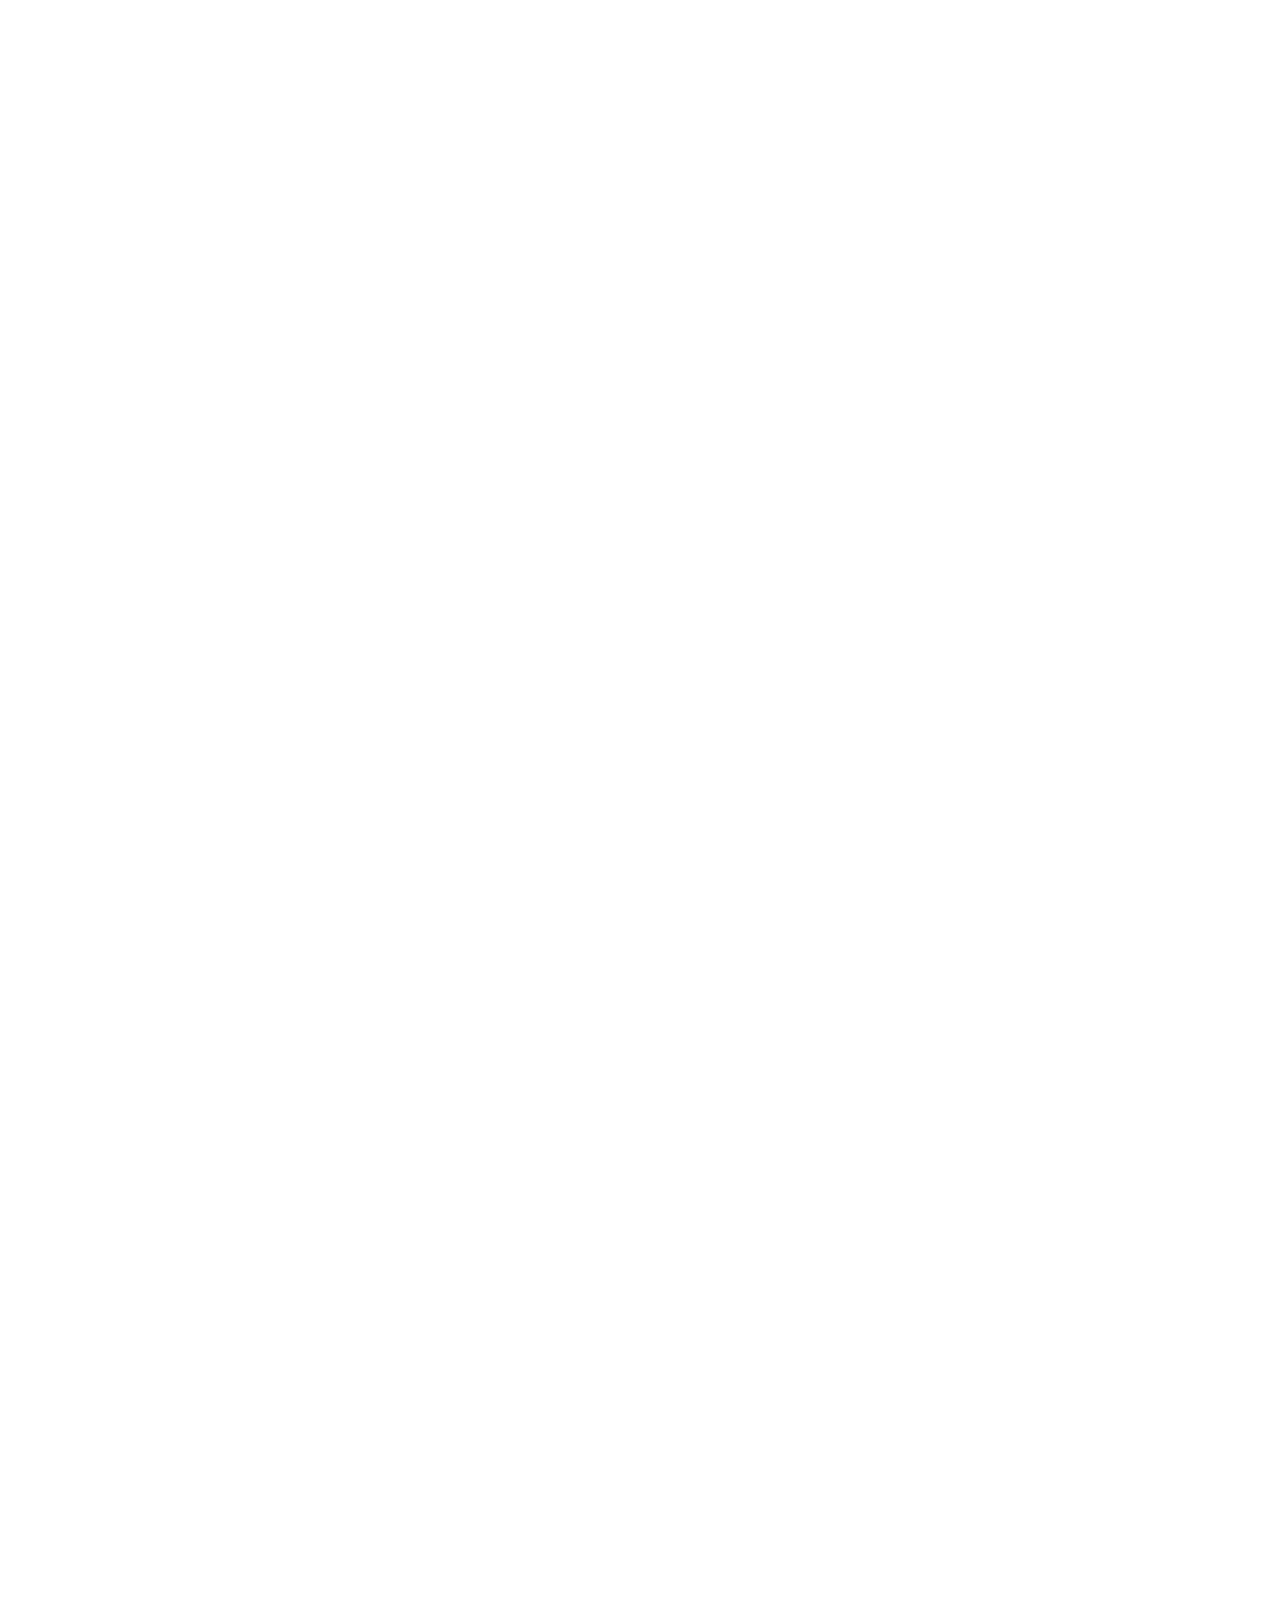
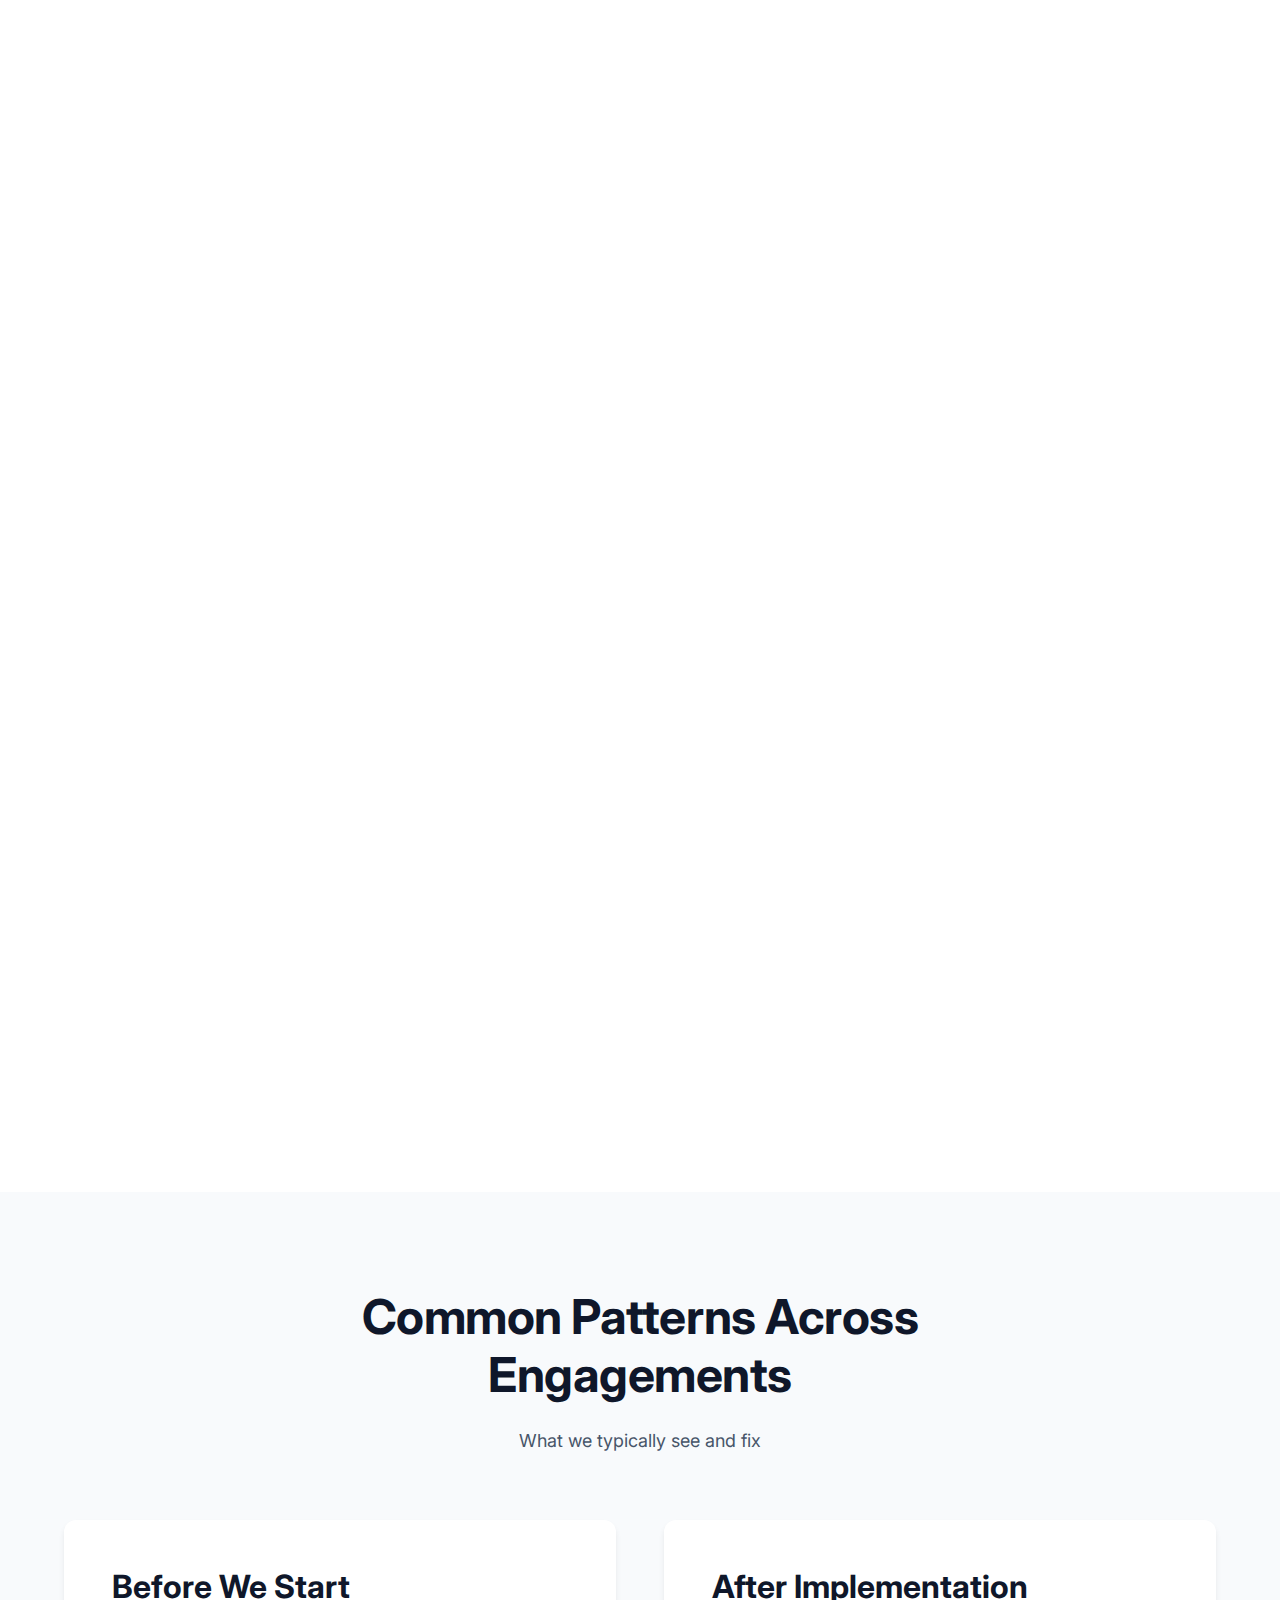
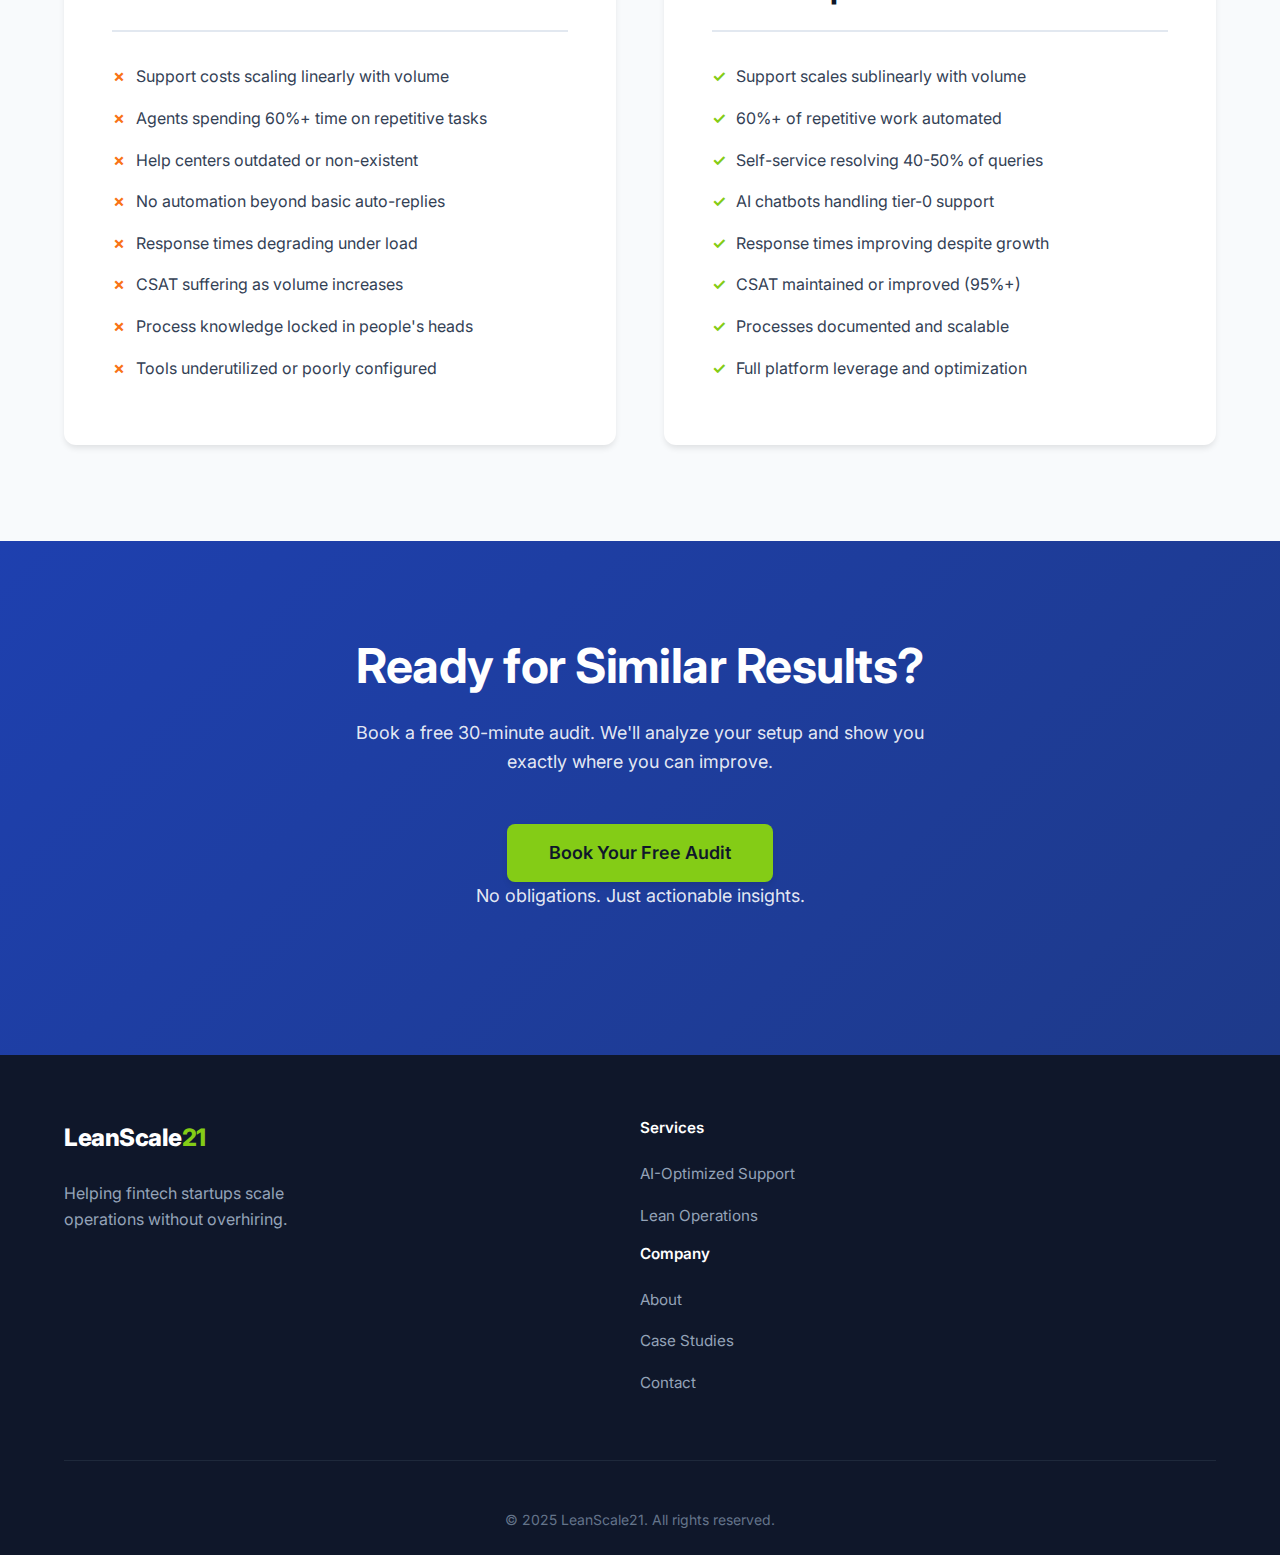
<file: leanscale21-website/case-studies.html>
<!DOCTYPE html>
<html lang="en">
<head>
    <meta charset="UTF-8">
    <meta name="viewport" content="width=device-width, initial-scale=1.0">
    <meta name="description" content="LeanScale21 case studies showing real results: cost reduction, CSAT improvements, and operational efficiency gains.">
    <title>Case Studies - LeanScale21</title>
    <link rel="stylesheet" href="styles.css">
    <link rel="preconnect" href="https://fonts.googleapis.com">
    <link rel="preconnect" href="https://fonts.gstatic.com" crossorigin>
    <link href="https://fonts.googleapis.com/css2?family=Inter:wght@300;400;500;600;700;800&display=swap" rel="stylesheet">
</head>
<body>
    <!-- Navigation -->
    <nav class="navbar">
        <div class="container">
            <div class="nav-wrapper">
                <a href="index.html" class="logo">LeanScale<span class="accent">21</span></a>
                <button class="mobile-toggle" aria-label="Toggle menu">
                    <span></span>
                    <span></span>
                    <span></span>
                </button>
                <ul class="nav-menu">
                    <li><a href="index.html">Home</a></li>
                    <li><a href="services.html">Services</a></li>
                    <li><a href="about.html">About</a></li>
                    <li><a href="case-studies.html" class="active">Case Studies</a></li>
                    <li><a href="contact.html" class="cta-btn">Book Free Audit</a></li>
                </ul>
            </div>
        </div>
    </nav>

    <!-- Page Header -->
    <section class="page-header">
        <div class="container">
            <h1>Case Studies</h1>
            <p>Real results from real engagements with fintech and crypto companies</p>
        </div>
    </section>

    <!-- Results Overview -->
    <section class="results-overview">
        <div class="container">
            <div class="overview-grid">
                <div class="overview-stat">
                    <span class="stat-number">40-60%</span>
                    <span class="stat-label">Average Cost Reduction</span>
                </div>
                <div class="overview-stat">
                    <span class="stat-number">95%+</span>
                    <span class="stat-label">CSAT Maintained or Improved</span>
                </div>
                <div class="overview-stat">
                    <span class="stat-number">2-3x</span>
                    <span class="stat-label">Efficiency Gains</span>
                </div>
                <div class="overview-stat">
                    <span class="stat-number">6-8 weeks</span>
                    <span class="stat-label">Average Implementation Time</span>
                </div>
            </div>
        </div>
    </section>

    <!-- Case Study 1 -->
    <section class="case-study">
        <div class="container">
            <div class="case-header">
                <div class="case-badge">Series A Crypto Exchange</div>
                <h2>Scaling Support 3x Without Proportional Hiring</h2>
                <p class="case-intro">A rapidly growing crypto exchange needed to handle 3x ticket volume after a major funding round—without tripling their support team.</p>
            </div>

            <div class="case-content">
                <div class="case-section">
                    <h3>The Challenge</h3>
                    <div class="challenge-grid">
                        <div class="challenge-item">
                            <svg xmlns="http://www.w3.org/2000/svg" fill="none" viewBox="0 0 24 24" stroke="currentColor">
                                <path stroke-linecap="round" stroke-linejoin="round" stroke-width="2" d="M13 7h8m0 0v8m0-8l-8 8-4-4-6 6" />
                            </svg>
                            <p>Ticket volume growing 25% month-over-month</p>
                        </div>
                        <div class="challenge-item">
                            <svg xmlns="http://www.w3.org/2000/svg" fill="none" viewBox="0 0 24 24" stroke="currentColor">
                                <path stroke-linecap="round" stroke-linejoin="round" stroke-width="2" d="M12 8v4l3 3m6-3a9 9 0 11-18 0 9 9 0 0118 0z" />
                            </svg>
                            <p>Average response time: 6+ hours</p>
                        </div>
                        <div class="challenge-item">
                            <svg xmlns="http://www.w3.org/2000/svg" fill="none" viewBox="0 0 24 24" stroke="currentColor">
                                <path stroke-linecap="round" stroke-linejoin="round" stroke-width="2" d="M9 19v-6a2 2 0 00-2-2H5a2 2 0 00-2 2v6a2 2 0 002 2h2a2 2 0 002-2zm0 0V9a2 2 0 012-2h2a2 2 0 012 2v10m-6 0a2 2 0 002 2h2a2 2 0 002-2m0 0V5a2 2 0 012-2h2a2 2 0 012 2v14a2 2 0 01-2 2h-2a2 2 0 01-2-2z" />
                            </svg>
                            <p>CSAT dropping to 78%</p>
                        </div>
                        <div class="challenge-item">
                            <svg xmlns="http://www.w3.org/2000/svg" fill="none" viewBox="0 0 24 24" stroke="currentColor">
                                <path stroke-linecap="round" stroke-linejoin="round" stroke-width="2" d="M17 20h5v-2a3 3 0 00-5.356-1.857M17 20H7m10 0v-2c0-.656-.126-1.283-.356-1.857M7 20H2v-2a3 3 0 015.356-1.857M7 20v-2c0-.656.126-1.283.356-1.857m0 0a5.002 5.002 0 019.288 0M15 7a3 3 0 11-6 0 3 3 0 016 0zm6 3a2 2 0 11-4 0 2 2 0 014 0zM7 10a2 2 0 11-4 0 2 2 0 014 0z" />
                            </svg>
                            <p>Plans to hire 15+ new agents</p>
                        </div>
                        <div class="challenge-item">
                            <svg xmlns="http://www.w3.org/2000/svg" fill="none" viewBox="0 0 24 24" stroke="currentColor">
                                <path stroke-linecap="round" stroke-linejoin="round" stroke-width="2" d="M12 8c-1.657 0-3 .895-3 2s1.343 2 3 2 3 .895 3 2-1.343 2-3 2m0-8c1.11 0 2.08.402 2.599 1M12 8V7m0 1v8m0 0v1m0-1c-1.11 0-2.08-.402-2.599-1M21 12a9 9 0 11-18 0 9 9 0 0118 0z" />
                            </svg>
                            <p>Cost per ticket: $14.50</p>
                        </div>
                        <div class="challenge-item">
                            <svg xmlns="http://www.w3.org/2000/svg" fill="none" viewBox="0 0 24 24" stroke="currentColor">
                                <path stroke-linecap="round" stroke-linejoin="round" stroke-width="2" d="M9.75 17L9 20l-1 1h8l-1-1-.75-3M3 13h18M5 17h14a2 2 0 002-2V5a2 2 0 00-2-2H5a2 2 0 00-2 2v10a2 2 0 002 2z" />
                            </svg>
                            <p>Using Zendesk but only basic features</p>
                        </div>
                    </div>
                </div>

                <div class="case-section">
                    <h3>The Solution</h3>
                    <p>We implemented a comprehensive support transformation over 6 weeks:</p>
                    <ul class="solution-list">
                        <li><strong>Zendesk AI Chatbot:</strong> Built and trained an AI chatbot to handle top 20 query types (password resets, transaction status, account verification status, fee questions)</li>
                        <li><strong>Help Center Overhaul:</strong> Created 85+ articles organized by user journey, optimized for SEO and self-service</li>
                        <li><strong>Smart Automation:</strong> Implemented 40+ macros, 25+ triggers, and intelligent routing rules</li>
                        <li><strong>Agent Training:</strong> Developed structured onboarding program and QA framework</li>
                        <li><strong>Performance Dashboards:</strong> Built real-time KPI tracking for the operations team</li>
                    </ul>
                </div>

                <div class="case-section">
                    <h3>The Results</h3>
                    <div class="results-comparison">
                        <div class="comparison-column">
                            <h4>Before</h4>
                            <div class="metric-list">
                                <div class="metric-item-case">
                                    <span class="metric-label-case">Avg Response Time</span>
                                    <span class="metric-value-before">6h 15m</span>
                                </div>
                                <div class="metric-item-case">
                                    <span class="metric-label-case">Cost Per Ticket</span>
                                    <span class="metric-value-before">$14.50</span>
                                </div>
                                <div class="metric-item-case">
                                    <span class="metric-label-case">CSAT</span>
                                    <span class="metric-value-before">78%</span>
                                </div>
                                <div class="metric-item-case">
                                    <span class="metric-label-case">Automation Rate</span>
                                    <span class="metric-value-before">12%</span>
                                </div>
                                <div class="metric-item-case">
                                    <span class="metric-label-case">Tickets/Agent/Day</span>
                                    <span class="metric-value-before">28</span>
                                </div>
                                <div class="metric-item-case">
                                    <span class="metric-label-case">Team Size</span>
                                    <span class="metric-value-before">12 agents</span>
                                </div>
                            </div>
                        </div>
                        <div class="comparison-arrow">→</div>
                        <div class="comparison-column">
                            <h4>After</h4>
                            <div class="metric-list">
                                <div class="metric-item-case">
                                    <span class="metric-label-case">Avg Response Time</span>
                                    <span class="metric-value-after">1h 50m</span>
                                </div>
                                <div class="metric-item-case">
                                    <span class="metric-label-case">Cost Per Ticket</span>
                                    <span class="metric-value-after">$8.20</span>
                                </div>
                                <div class="metric-item-case">
                                    <span class="metric-label-case">CSAT</span>
                                    <span class="metric-value-after">96%</span>
                                </div>
                                <div class="metric-item-case">
                                    <span class="metric-label-case">Automation Rate</span>
                                    <span class="metric-value-after">64%</span>
                                </div>
                                <div class="metric-item-case">
                                    <span class="metric-label-case">Tickets/Agent/Day</span>
                                    <span class="metric-value-after">72</span>
                                </div>
                                <div class="metric-item-case">
                                    <span class="metric-label-case">Team Size</span>
                                    <span class="metric-value-after">14 agents</span>
                                </div>
                            </div>
                        </div>
                    </div>
                    <div class="case-impact">
                        <h4>Business Impact</h4>
                        <ul>
                            <li><strong>43% reduction</strong> in cost per ticket</li>
                            <li><strong>2.5x increase</strong> in tickets handled per agent</li>
                            <li>Handled <strong>3x ticket volume</strong> with only 2 additional hires (vs. planned 15)</li>
                            <li><strong>$420K annual savings</strong> in avoided hiring costs</li>
                            <li><strong>18-point CSAT improvement</strong> despite volume increase</li>
                        </ul>
                    </div>
                </div>
            </div>
        </div>
    </section>

    <!-- Case Study 2 -->
    <section class="case-study alt-bg">
        <div class="container">
            <div class="case-header">
                <div class="case-badge">Series B Bitcoin Company</div>
                <h2>Operational Overhaul: From Chaos to Clarity</h2>
                <p class="case-intro">A Bitcoin-focused fintech company needed to streamline fragmented operations across support, compliance, and sales after rapid growth.</p>
            </div>

            <div class="case-content">
                <div class="case-section">
                    <h3>The Challenge</h3>
                    <div class="challenge-grid">
                        <div class="challenge-item">
                            <svg xmlns="http://www.w3.org/2000/svg" fill="none" viewBox="0 0 24 24" stroke="currentColor">
                                <path stroke-linecap="round" stroke-linejoin="round" stroke-width="2" d="M10.325 4.317c.426-1.756 2.924-1.756 3.35 0a1.724 1.724 0 002.573 1.066c1.543-.94 3.31.826 2.37 2.37a1.724 1.724 0 001.065 2.572c1.756.426 1.756 2.924 0 3.35a1.724 1.724 0 00-1.066 2.573c.94 1.543-.826 3.31-2.37 2.37a1.724 1.724 0 00-2.572 1.065c-.426 1.756-2.924 1.756-3.35 0a1.724 1.724 0 00-2.573-1.066c-1.543.94-3.31-.826-2.37-2.37a1.724 1.724 0 00-1.065-2.572c-1.756-.426-1.756-2.924 0-3.35a1.724 1.724 0 001.066-2.573c-.94-1.543.826-3.31 2.37-2.37.996.608 2.296.07 2.572-1.065z" />
                                <path stroke-linecap="round" stroke-linejoin="round" stroke-width="2" d="M15 12a3 3 0 11-6 0 3 3 0 016 0z" />
                            </svg>
                            <p>Using 15+ tools with overlapping functions</p>
                        </div>
                        <div class="challenge-item">
                            <svg xmlns="http://www.w3.org/2000/svg" fill="none" viewBox="0 0 24 24" stroke="currentColor">
                                <path stroke-linecap="round" stroke-linejoin="round" stroke-width="2" d="M9 12h6m-6 4h6m2 5H7a2 2 0 01-2-2V5a2 2 0 012-2h5.586a1 1 0 01.707.293l5.414 5.414a1 1 0 01.293.707V19a2 2 0 01-2 2z" />
                            </svg>
                            <p>No documented processes or SOPs</p>
                        </div>
                        <div class="challenge-item">
                            <svg xmlns="http://www.w3.org/2000/svg" fill="none" viewBox="0 0 24 24" stroke="currentColor">
                                <path stroke-linecap="round" stroke-linejoin="round" stroke-width="2" d="M12 8v4l3 3m6-3a9 9 0 11-18 0 9 9 0 0118 0z" />
                            </svg>
                            <p>New hire onboarding taking 4-6 weeks</p>
                        </div>
                        <div class="challenge-item">
                            <svg xmlns="http://www.w3.org/2000/svg" fill="none" viewBox="0 0 24 24" stroke="currentColor">
                                <path stroke-linecap="round" stroke-linejoin="round" stroke-width="2" d="M8 7h12m0 0l-4-4m4 4l-4 4m0 6H4m0 0l4 4m-4-4l4-4" />
                            </svg>
                            <p>Manual handoffs between teams causing delays</p>
                        </div>
                        <div class="challenge-item">
                            <svg xmlns="http://www.w3.org/2000/svg" fill="none" viewBox="0 0 24 24" stroke="currentColor">
                                <path stroke-linecap="round" stroke-linejoin="round" stroke-width="2" d="M9 19v-6a2 2 0 00-2-2H5a2 2 0 00-2 2v6a2 2 0 002 2h2a2 2 0 002-2zm0 0V9a2 2 0 012-2h2a2 2 0 012 2v10m-6 0a2 2 0 002 2h2a2 2 0 002-2m0 0V5a2 2 0 012-2h2a2 2 0 012 2v14a2 2 0 01-2 2h-2a2 2 0 01-2-2z" />
                            </svg>
                            <p>No visibility into operational metrics</p>
                        </div>
                        <div class="challenge-item">
                            <svg xmlns="http://www.w3.org/2000/svg" fill="none" viewBox="0 0 24 24" stroke="currentColor">
                                <path stroke-linecap="round" stroke-linejoin="round" stroke-width="2" d="M17 20h5v-2a3 3 0 00-5.356-1.857M17 20H7m10 0v-2c0-.656-.126-1.283-.356-1.857M7 20H2v-2a3 3 0 015.356-1.857M7 20v-2c0-.656.126-1.283.356-1.857m0 0a5.002 5.002 0 019.288 0M15 7a3 3 0 11-6 0 3 3 0 016 0zm6 3a2 2 0 11-4 0 2 2 0 014 0zM7 10a2 2 0 11-4 0 2 2 0 014 0z" />
                            </svg>
                            <p>Knowledge siloed in individual team members</p>
                        </div>
                    </div>
                </div>

                <div class="case-section">
                    <h3>The Solution</h3>
                    <p>We conducted a full operational audit and implemented systematic improvements over 8 weeks:</p>
                    <ul class="solution-list">
                        <li><strong>Operational Audit:</strong> Mapped all processes, identified 40+ friction points and redundancies</li>
                        <li><strong>Tool Consolidation:</strong> Reduced tech stack from 15 tools to 8 core platforms with proper integrations</li>
                        <li><strong>Process Redesign:</strong> Rebuilt workflows for support, compliance, and sales operations</li>
                        <li><strong>Documentation:</strong> Created 60+ SOPs, playbooks, and training materials</li>
                        <li><strong>Onboarding System:</strong> Designed structured 2-week onboarding program with clear milestones</li>
                        <li><strong>Dashboards:</strong> Built real-time operational dashboards for leadership visibility</li>
                    </ul>
                </div>

                <div class="case-section">
                    <h3>The Results</h3>
                    <div class="results-comparison">
                        <div class="comparison-column">
                            <h4>Before</h4>
                            <div class="metric-list">
                                <div class="metric-item-case">
                                    <span class="metric-label-case">Active Tools</span>
                                    <span class="metric-value-before">15</span>
                                </div>
                                <div class="metric-item-case">
                                    <span class="metric-label-case">Monthly Tool Cost</span>
                                    <span class="metric-value-before">$18,400</span>
                                </div>
                                <div class="metric-item-case">
                                    <span class="metric-label-case">Onboarding Time</span>
                                    <span class="metric-value-before">4-6 weeks</span>
                                </div>
                                <div class="metric-item-case">
                                    <span class="metric-label-case">Documented SOPs</span>
                                    <span class="metric-value-before">3</span>
                                </div>
                                <div class="metric-item-case">
                                    <span class="metric-label-case">Manual Handoffs</span>
                                    <span class="metric-value-before">22/day</span>
                                </div>
                                <div class="metric-item-case">
                                    <span class="metric-label-case">Process Efficiency</span>
                                    <span class="metric-value-before">Baseline</span>
                                </div>
                            </div>
                        </div>
                        <div class="comparison-arrow">→</div>
                        <div class="comparison-column">
                            <h4>After</h4>
                            <div class="metric-list">
                                <div class="metric-item-case">
                                    <span class="metric-label-case">Active Tools</span>
                                    <span class="metric-value-after">8</span>
                                </div>
                                <div class="metric-item-case">
                                    <span class="metric-label-case">Monthly Tool Cost</span>
                                    <span class="metric-value-after">$11,200</span>
                                </div>
                                <div class="metric-item-case">
                                    <span class="metric-label-case">Onboarding Time</span>
                                    <span class="metric-value-after">2 weeks</span>
                                </div>
                                <div class="metric-item-case">
                                    <span class="metric-label-case">Documented SOPs</span>
                                    <span class="metric-value-after">62</span>
                                </div>
                                <div class="metric-item-case">
                                    <span class="metric-label-case">Manual Handoffs</span>
                                    <span class="metric-value-after">6/day</span>
                                </div>
                                <div class="metric-item-case">
                                    <span class="metric-label-case">Process Efficiency</span>
                                    <span class="metric-value-after">2.8x faster</span>
                                </div>
                            </div>
                        </div>
                    </div>
                    <div class="case-impact">
                        <h4>Business Impact</h4>
                        <ul>
                            <li><strong>$86K annual savings</strong> from tool consolidation</li>
                            <li><strong>66% reduction</strong> in onboarding time</li>
                            <li><strong>73% reduction</strong> in manual cross-team handoffs</li>
                            <li><strong>2.8x improvement</strong> in overall operational efficiency</li>
                            <li><strong>Complete knowledge transfer</strong> with 62 documented SOPs</li>
                            <li>Team can now <strong>operate autonomously</strong> without constant leadership intervention</li>
                        </ul>
                    </div>
                </div>
            </div>
        </div>
    </section>

    <!-- Case Study 3 -->
    <section class="case-study">
        <div class="container">
            <div class="case-header">
                <div class="case-badge">Seed-Stage Payment Startup</div>
                <h2>Building Support Infrastructure From Scratch</h2>
                <p class="case-intro">A newly-funded payment startup needed to build a world-class support function from the ground up as they prepared to launch.</p>
            </div>

            <div class="case-content">
                <div class="case-section">
                    <h3>The Challenge</h3>
                    <div class="challenge-grid">
                        <div class="challenge-item">
                            <svg xmlns="http://www.w3.org/2000/svg" fill="none" viewBox="0 0 24 24" stroke="currentColor">
                                <path stroke-linecap="round" stroke-linejoin="round" stroke-width="2" d="M8 7V3m8 4V3m-9 8h10M5 21h14a2 2 0 002-2V7a2 2 0 00-2-2H5a2 2 0 00-2 2v12a2 2 0 002 2z" />
                            </svg>
                            <p>Launching in 6 weeks with no support infrastructure</p>
                        </div>
                        <div class="challenge-item">
                            <svg xmlns="http://www.w3.org/2000/svg" fill="none" viewBox="0 0 24 24" stroke="currentColor">
                                <path stroke-linecap="round" stroke-linejoin="round" stroke-width="2" d="M12 8c-1.657 0-3 .895-3 2s1.343 2 3 2 3 .895 3 2-1.343 2-3 2m0-8c1.11 0 2.08.402 2.599 1M12 8V7m0 1v8m0 0v1m0-1c-1.11 0-2.08-.402-2.599-1M21 12a9 9 0 11-18 0 9 9 0 0118 0z" />
                            </svg>
                            <p>Limited budget for support team</p>
                        </div>
                        <div class="challenge-item">
                            <svg xmlns="http://www.w3.org/2000/svg" fill="none" viewBox="0 0 24 24" stroke="currentColor">
                                <path stroke-linecap="round" stroke-linejoin="round" stroke-width="2" d="M9 12l2 2 4-4m5.618-4.016A11.955 11.955 0 0112 2.944a11.955 11.955 0 01-8.618 3.04A12.02 12.02 0 003 9c0 5.591 3.824 10.29 9 11.622 5.176-1.332 9-6.03 9-11.622 0-1.042-.133-2.052-.382-3.016z" />
                            </svg>
                            <p>High compliance and regulatory requirements</p>
                        </div>
                        <div class="challenge-item">
                            <svg xmlns="http://www.w3.org/2000/svg" fill="none" viewBox="0 0 24 24" stroke="currentColor">
                                <path stroke-linecap="round" stroke-linejoin="round" stroke-width="2" d="M13 7h8m0 0v8m0-8l-8 8-4-4-6 6" />
                            </svg>
                            <p>Expected high initial support volume</p>
                        </div>
                        <div class="challenge-item">
                            <svg xmlns="http://www.w3.org/2000/svg" fill="none" viewBox="0 0 24 24" stroke="currentColor">
                                <path stroke-linecap="round" stroke-linejoin="round" stroke-width="2" d="M17 20h5v-2a3 3 0 00-5.356-1.857M17 20H7m10 0v-2c0-.656-.126-1.283-.356-1.857M7 20H2v-2a3 3 0 015.356-1.857M7 20v-2c0-.656.126-1.283.356-1.857m0 0a5.002 5.002 0 019.288 0M15 7a3 3 0 11-6 0 3 3 0 016 0zm6 3a2 2 0 11-4 0 2 2 0 014 0zM7 10a2 2 0 11-4 0 2 2 0 014 0z" />
                            </svg>
                            <p>No support team hired yet</p>
                        </div>
                        <div class="challenge-item">
                            <svg xmlns="http://www.w3.org/2000/svg" fill="none" viewBox="0 0 24 24" stroke="currentColor">
                                <path stroke-linecap="round" stroke-linejoin="round" stroke-width="2" d="M13 10V3L4 14h7v7l9-11h-7z" />
                            </svg>
                            <p>Need to launch with automation-first approach</p>
                        </div>
                    </div>
                </div>

                <div class="case-section">
                    <h3>The Solution</h3>
                    <p>We built their entire support infrastructure in 5 weeks, automation-first:</p>
                    <ul class="solution-list">
                        <li><strong>Platform Setup:</strong> Configured Intercom from scratch with optimal settings for fintech</li>
                        <li><strong>Intercom Fin AI:</strong> Designed and trained AI chatbot to handle 70%+ of expected query types</li>
                        <li><strong>Help Center:</strong> Created 120+ articles covering product, compliance, and troubleshooting</li>
                        <li><strong>Workflow Design:</strong> Built escalation paths, routing rules, and SLA frameworks</li>
                        <li><strong>Agent Hiring & Training:</strong> Hired 4 support agents and trained them on product, compliance, and platform</li>
                        <li><strong>Metrics & Reporting:</strong> Set up dashboards and KPI tracking from day one</li>
                    </ul>
                </div>

                <div class="case-section">
                    <h3>The Results</h3>
                    <div class="case-impact">
                        <h4>Launch Metrics (First 90 Days)</h4>
                        <ul>
                            <li><strong>72% deflection rate</strong> from AI chatbot and Help Center</li>
                            <li><strong>Average response time: 45 minutes</strong></li>
                            <li><strong>CSAT: 94%</strong> from day one</li>
                            <li><strong>4 agents handling 2,500+ tickets/month</strong></li>
                            <li><strong>$9.80 cost per ticket</strong> (vs. industry average $15-20)</li>
                            <li>Zero escalations to founders or product team for support issues</li>
                            <li>Launched on time with <strong>world-class support infrastructure</strong></li>
                        </ul>
                    </div>
                    <div class="case-quote">
                        <p>"We launched with better support infrastructure than companies 5x our size. The AI chatbot and Help Center handled most queries from day one, and our small team could focus on complex issues and building relationships with early customers."</p>
                        <cite>— Head of Operations</cite>
                    </div>
                </div>
            </div>
        </div>
    </section>

    <!-- Common Patterns -->
    <section class="patterns-section">
        <div class="container">
            <div class="section-header">
                <h2>Common Patterns Across Engagements</h2>
                <p>What we typically see and fix</p>
            </div>
            <div class="patterns-grid">
                <div class="pattern-card">
                    <h3>Before We Start</h3>
                    <ul class="pattern-list negative">
                        <li>Support costs scaling linearly with volume</li>
                        <li>Agents spending 60%+ time on repetitive tasks</li>
                        <li>Help centers outdated or non-existent</li>
                        <li>No automation beyond basic auto-replies</li>
                        <li>Response times degrading under load</li>
                        <li>CSAT suffering as volume increases</li>
                        <li>Process knowledge locked in people's heads</li>
                        <li>Tools underutilized or poorly configured</li>
                    </ul>
                </div>
                <div class="pattern-card">
                    <h3>After Implementation</h3>
                    <ul class="pattern-list positive">
                        <li>Support scales sublinearly with volume</li>
                        <li>60%+ of repetitive work automated</li>
                        <li>Self-service resolving 40-50% of queries</li>
                        <li>AI chatbots handling tier-0 support</li>
                        <li>Response times improving despite growth</li>
                        <li>CSAT maintained or improved (95%+)</li>
                        <li>Processes documented and scalable</li>
                        <li>Full platform leverage and optimization</li>
                    </ul>
                </div>
            </div>
        </div>
    </section>

    <!-- CTA Section -->
    <section class="cta-section">
        <div class="container">
            <div class="cta-content">
                <h2>Ready for Similar Results?</h2>
                <p>Book a free 30-minute audit. We'll analyze your setup and show you exactly where you can improve.</p>
                <a href="contact.html" class="btn btn-primary btn-large">Book Your Free Audit</a>
                <p class="cta-note">No obligations. Just actionable insights.</p>
            </div>
        </div>
    </section>

    <!-- Footer -->
    <footer class="footer">
        <div class="container">
            <div class="footer-content">
                <div class="footer-brand">
                    <a href="index.html" class="logo">LeanScale<span class="accent">21</span></a>
                    <p>Helping fintech startups scale operations without overhiring.</p>
                </div>
                <div class="footer-links">
                    <div class="footer-column">
                        <h4>Services</h4>
                        <ul>
                            <li><a href="services.html#support">AI-Optimized Support</a></li>
                            <li><a href="services.html#operations">Lean Operations</a></li>
                        </ul>
                    </div>
                    <div class="footer-column">
                        <h4>Company</h4>
                        <ul>
                            <li><a href="about.html">About</a></li>
                            <li><a href="case-studies.html">Case Studies</a></li>
                            <li><a href="contact.html">Contact</a></li>
                        </ul>
                    </div>
                </div>
            </div>
            <div class="footer-bottom">
                <p>&copy; 2025 LeanScale21. All rights reserved.</p>
            </div>
        </div>
    </footer>

    <script src="script.js"></script>
</body>
</html>
</file>
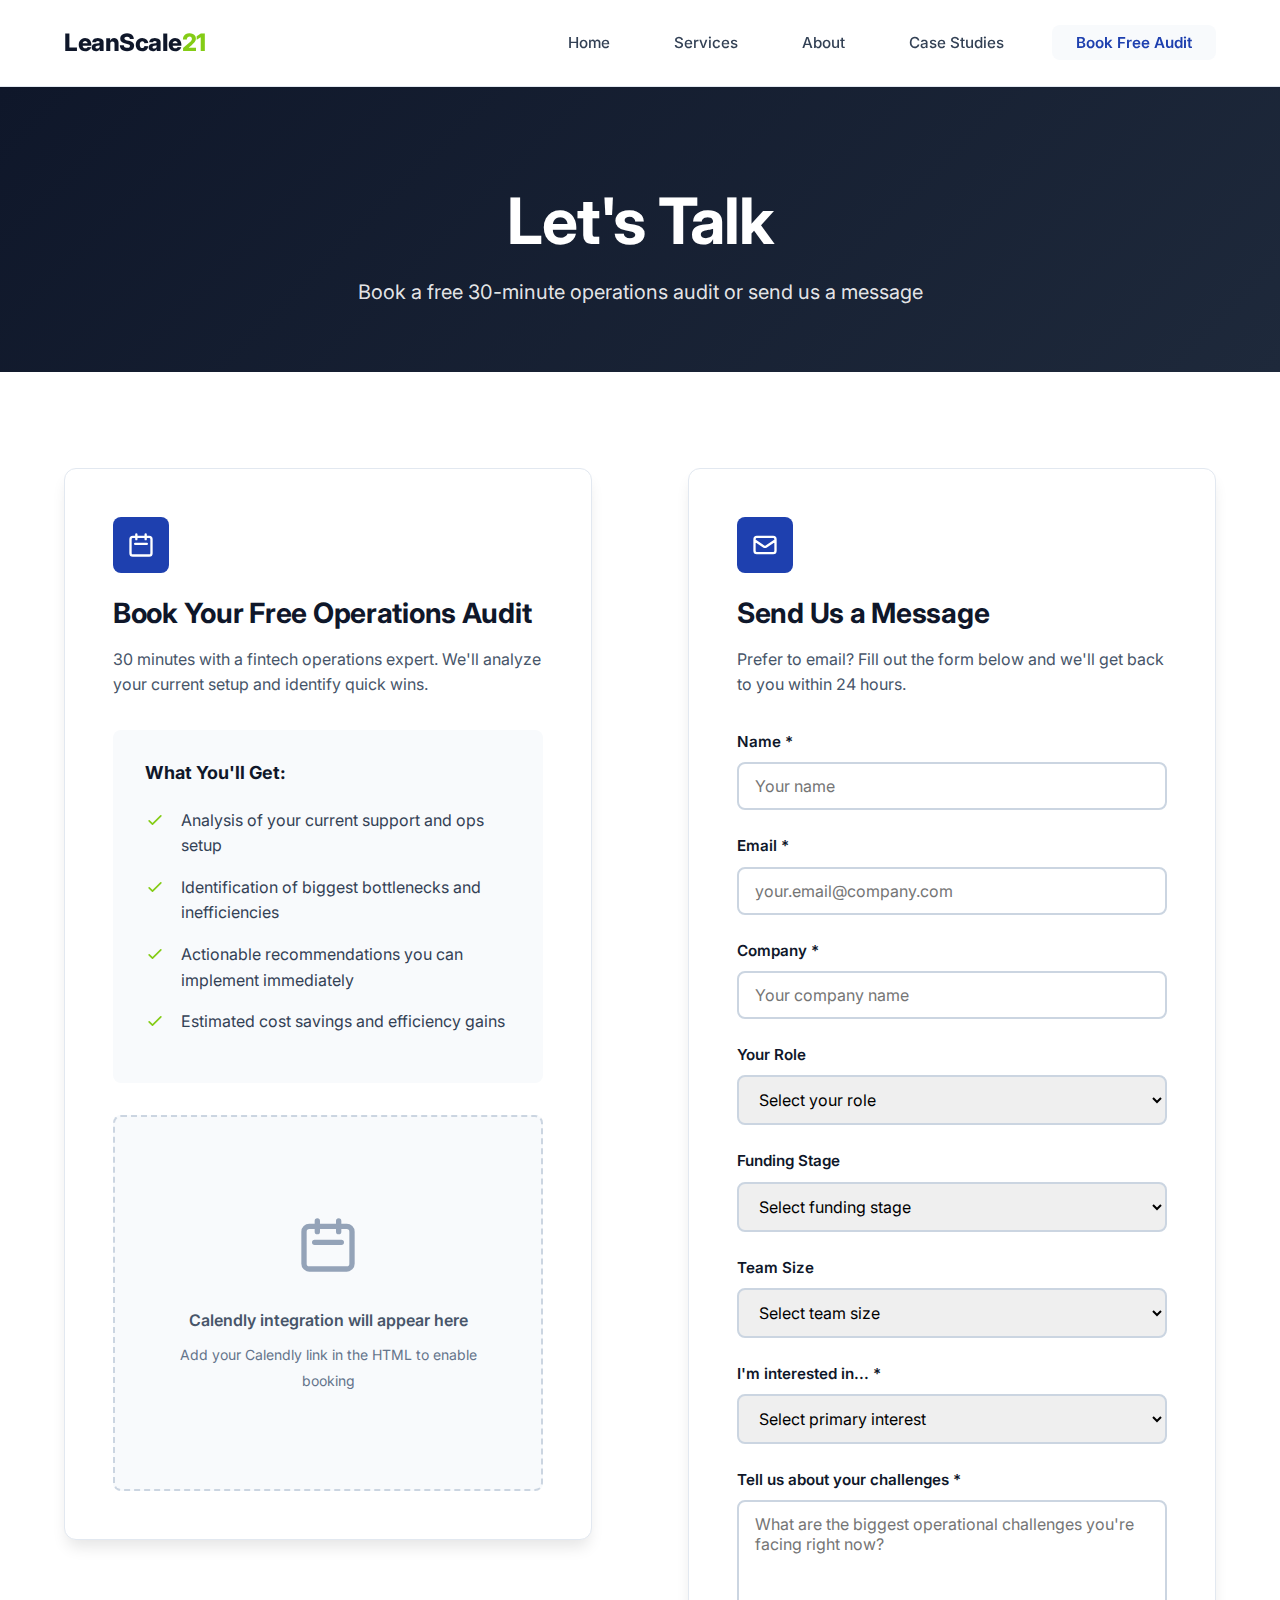
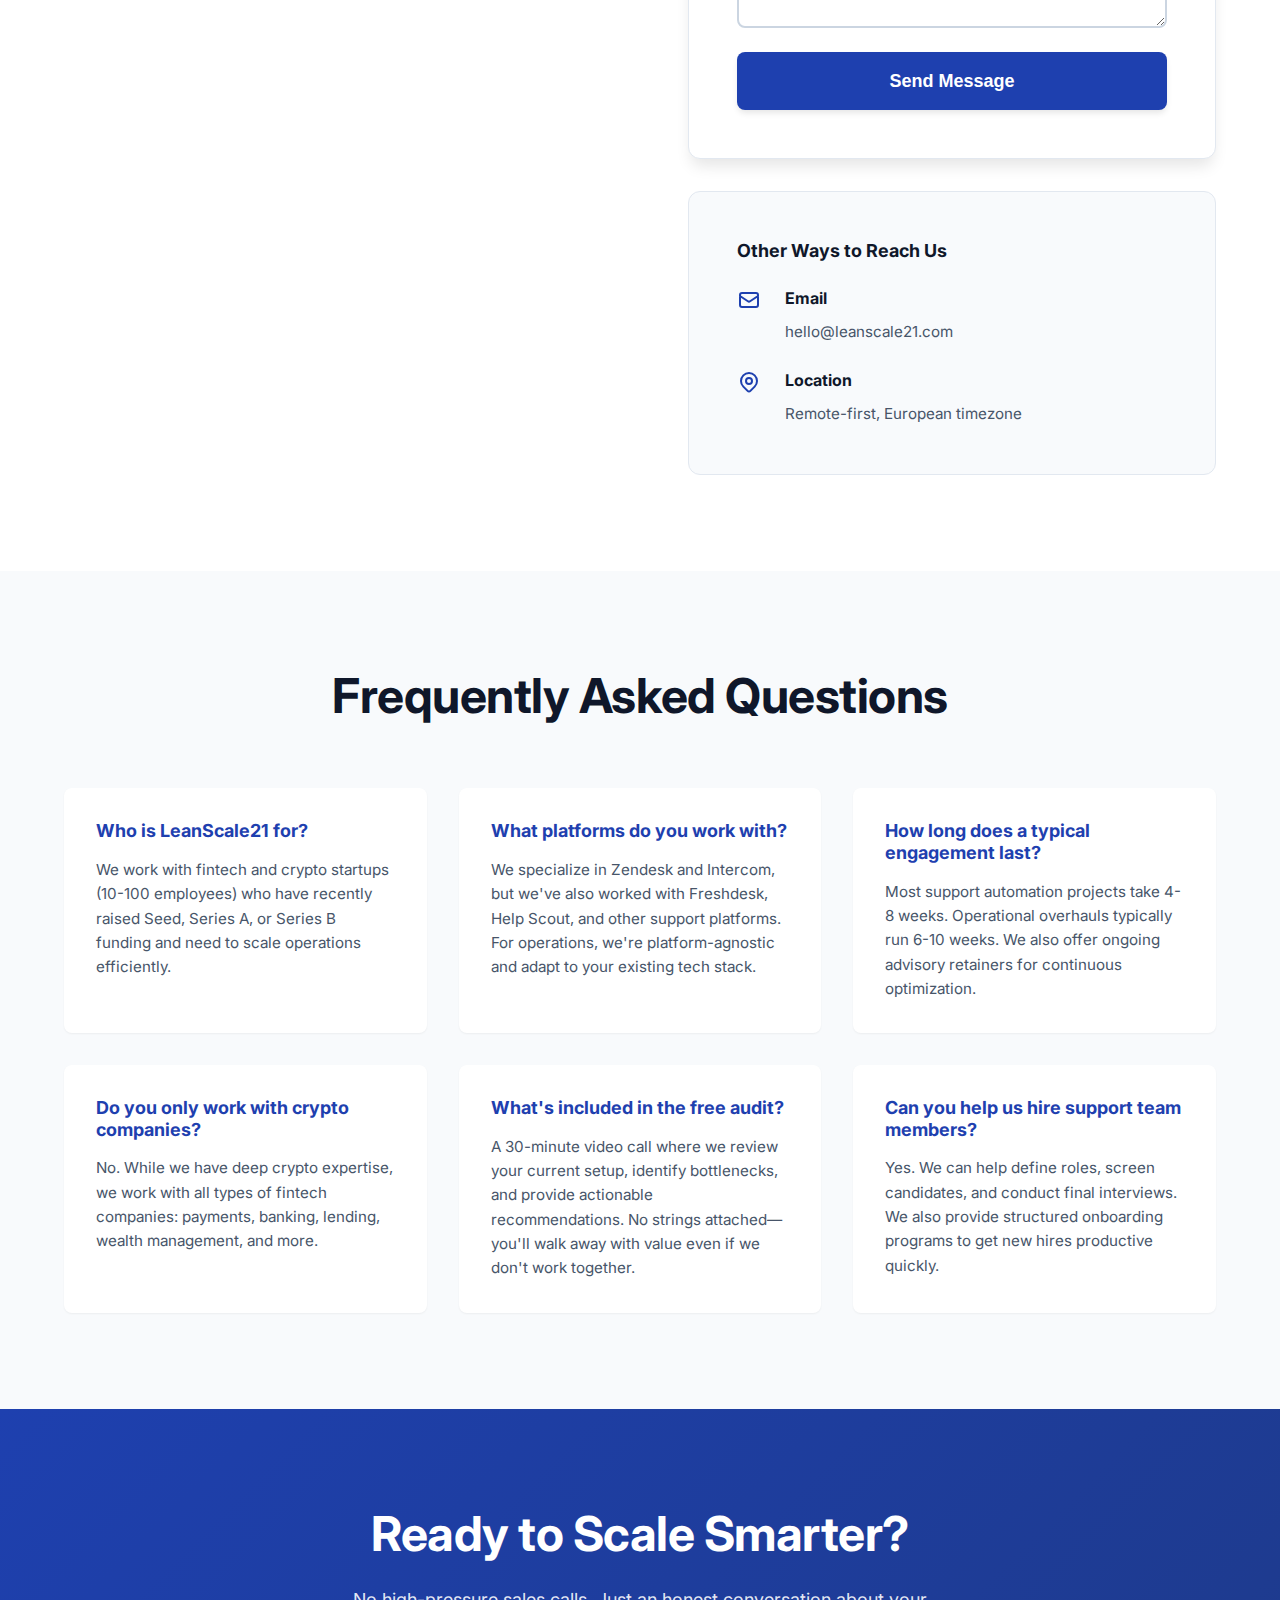
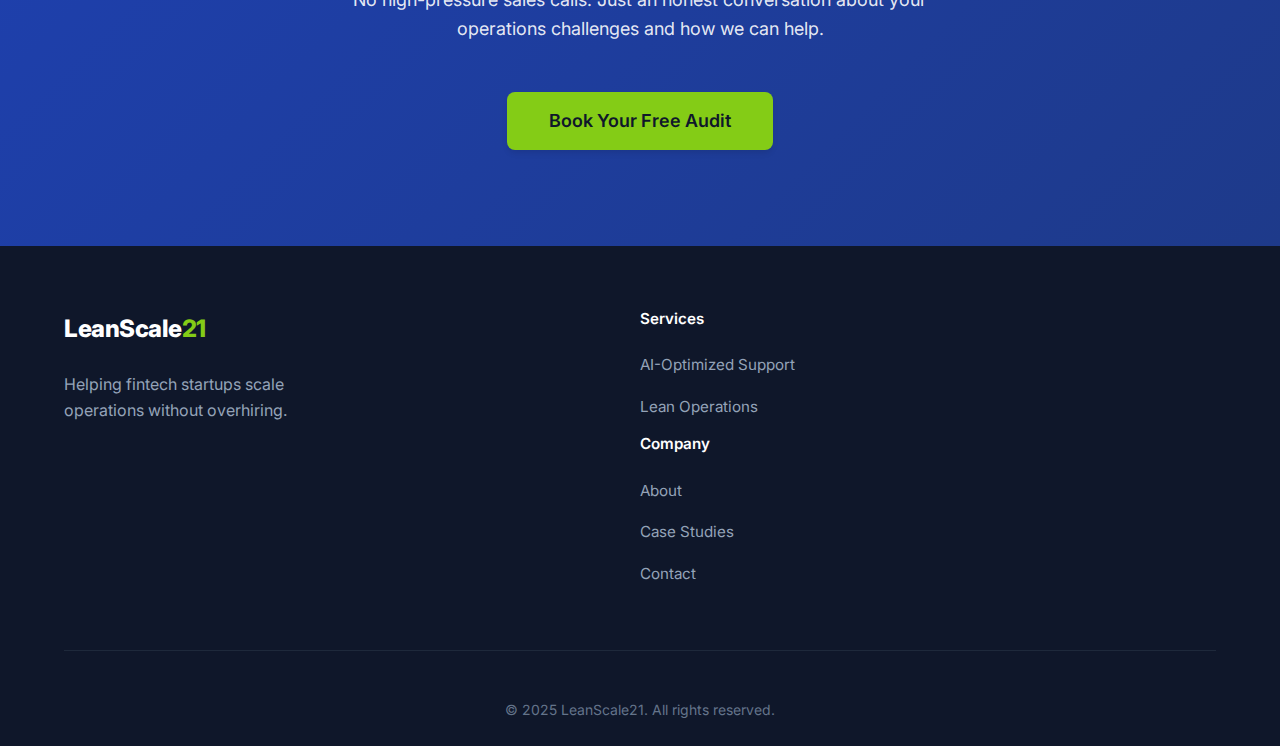
<file: leanscale21-website/contact.html>
<!DOCTYPE html>
<html lang="en">
<head>
    <meta charset="UTF-8">
    <meta name="viewport" content="width=device-width, initial-scale=1.0">
    <meta name="description" content="Contact LeanScale21 - Book a free operations audit for your fintech startup.">
    <title>Contact - LeanScale21</title>
    <link rel="stylesheet" href="styles.css">
    <link rel="preconnect" href="https://fonts.googleapis.com">
    <link rel="preconnect" href="https://fonts.gstatic.com" crossorigin>
    <link href="https://fonts.googleapis.com/css2?family=Inter:wght@300;400;500;600;700;800&display=swap" rel="stylesheet">
</head>
<body>
    <!-- Navigation -->
    <nav class="navbar">
        <div class="container">
            <div class="nav-wrapper">
                <a href="index.html" class="logo">LeanScale<span class="accent">21</span></a>
                <button class="mobile-toggle" aria-label="Toggle menu">
                    <span></span>
                    <span></span>
                    <span></span>
                </button>
                <ul class="nav-menu">
                    <li><a href="index.html">Home</a></li>
                    <li><a href="services.html">Services</a></li>
                    <li><a href="about.html">About</a></li>
                    <li><a href="case-studies.html">Case Studies</a></li>
                    <li><a href="contact.html" class="active cta-btn">Book Free Audit</a></li>
                </ul>
            </div>
        </div>
    </nav>

    <!-- Page Header -->
    <section class="page-header">
        <div class="container">
            <h1>Let's Talk</h1>
            <p>Book a free 30-minute operations audit or send us a message</p>
        </div>
    </section>

    <!-- Contact Section -->
    <section class="contact-section">
        <div class="container">
            <div class="contact-grid">
                <!-- Calendly Integration -->
                <div class="contact-column">
                    <div class="contact-card">
                        <div class="contact-icon">
                            <svg xmlns="http://www.w3.org/2000/svg" fill="none" viewBox="0 0 24 24" stroke="currentColor">
                                <path stroke-linecap="round" stroke-linejoin="round" stroke-width="2" d="M8 7V3m8 4V3m-9 8h10M5 21h14a2 2 0 002-2V7a2 2 0 00-2-2H5a2 2 0 00-2 2v12a2 2 0 002 2z" />
                            </svg>
                        </div>
                        <h2>Book Your Free Operations Audit</h2>
                        <p class="contact-description">30 minutes with a fintech operations expert. We'll analyze your current setup and identify quick wins.</p>

                        <div class="audit-benefits">
                            <h3>What You'll Get:</h3>
                            <ul>
                                <li>
                                    <svg xmlns="http://www.w3.org/2000/svg" fill="none" viewBox="0 0 24 24" stroke="currentColor">
                                        <path stroke-linecap="round" stroke-linejoin="round" stroke-width="2" d="M5 13l4 4L19 7" />
                                    </svg>
                                    Analysis of your current support and ops setup
                                </li>
                                <li>
                                    <svg xmlns="http://www.w3.org/2000/svg" fill="none" viewBox="0 0 24 24" stroke="currentColor">
                                        <path stroke-linecap="round" stroke-linejoin="round" stroke-width="2" d="M5 13l4 4L19 7" />
                                    </svg>
                                    Identification of biggest bottlenecks and inefficiencies
                                </li>
                                <li>
                                    <svg xmlns="http://www.w3.org/2000/svg" fill="none" viewBox="0 0 24 24" stroke="currentColor">
                                        <path stroke-linecap="round" stroke-linejoin="round" stroke-width="2" d="M5 13l4 4L19 7" />
                                    </svg>
                                    Actionable recommendations you can implement immediately
                                </li>
                                <li>
                                    <svg xmlns="http://www.w3.org/2000/svg" fill="none" viewBox="0 0 24 24" stroke="currentColor">
                                        <path stroke-linecap="round" stroke-linejoin="round" stroke-width="2" d="M5 13l4 4L19 7" />
                                    </svg>
                                    Estimated cost savings and efficiency gains
                                </li>
                            </ul>
                        </div>

                        <!-- Calendly Embed Placeholder -->
                        <div id="calendly-embed" class="calendly-container">
                            <!--
                            To integrate Calendly, replace this div with the Calendly embed code:

                            <div class="calendly-inline-widget"
                                 data-url="https://calendly.com/YOUR-CALENDLY-LINK?hide_gdpr_banner=1"
                                 style="min-width:320px;height:700px;">
                            </div>
                            <script type="text/javascript" src="https://assets.calendly.com/assets/external/widget.js" async></script>
                            -->
                            <div class="calendly-placeholder">
                                <svg xmlns="http://www.w3.org/2000/svg" fill="none" viewBox="0 0 24 24" stroke="currentColor">
                                    <path stroke-linecap="round" stroke-linejoin="round" stroke-width="2" d="M8 7V3m8 4V3m-9 8h10M5 21h14a2 2 0 002-2V7a2 2 0 00-2-2H5a2 2 0 00-2 2v12a2 2 0 002 2z" />
                                </svg>
                                <p>Calendly integration will appear here</p>
                                <small>Add your Calendly link in the HTML to enable booking</small>
                            </div>
                        </div>
                    </div>
                </div>

                <!-- Contact Form -->
                <div class="contact-column">
                    <div class="contact-card">
                        <div class="contact-icon">
                            <svg xmlns="http://www.w3.org/2000/svg" fill="none" viewBox="0 0 24 24" stroke="currentColor">
                                <path stroke-linecap="round" stroke-linejoin="round" stroke-width="2" d="M3 8l7.89 5.26a2 2 0 002.22 0L21 8M5 19h14a2 2 0 002-2V7a2 2 0 00-2-2H5a2 2 0 00-2 2v10a2 2 0 002 2z" />
                            </svg>
                        </div>
                        <h2>Send Us a Message</h2>
                        <p class="contact-description">Prefer to email? Fill out the form below and we'll get back to you within 24 hours.</p>

                        <form id="contact-form" class="contact-form">
                            <div class="form-group">
                                <label for="name">Name *</label>
                                <input type="text" id="name" name="name" required placeholder="Your name">
                            </div>

                            <div class="form-group">
                                <label for="email">Email *</label>
                                <input type="email" id="email" name="email" required placeholder="your.email@company.com">
                            </div>

                            <div class="form-group">
                                <label for="company">Company *</label>
                                <input type="text" id="company" name="company" required placeholder="Your company name">
                            </div>

                            <div class="form-group">
                                <label for="role">Your Role</label>
                                <select id="role" name="role">
                                    <option value="">Select your role</option>
                                    <option value="founder">Founder / Co-Founder</option>
                                    <option value="coo">COO / Head of Operations</option>
                                    <option value="support">Head of Support / CX</option>
                                    <option value="product">Product Manager</option>
                                    <option value="other">Other</option>
                                </select>
                            </div>

                            <div class="form-group">
                                <label for="stage">Funding Stage</label>
                                <select id="stage" name="stage">
                                    <option value="">Select funding stage</option>
                                    <option value="pre-seed">Pre-Seed</option>
                                    <option value="seed">Seed</option>
                                    <option value="series-a">Series A</option>
                                    <option value="series-b">Series B</option>
                                    <option value="series-c">Series C+</option>
                                    <option value="bootstrapped">Bootstrapped</option>
                                </select>
                            </div>

                            <div class="form-group">
                                <label for="team-size">Team Size</label>
                                <select id="team-size" name="team-size">
                                    <option value="">Select team size</option>
                                    <option value="1-10">1-10 employees</option>
                                    <option value="11-25">11-25 employees</option>
                                    <option value="26-50">26-50 employees</option>
                                    <option value="51-100">51-100 employees</option>
                                    <option value="100+">100+ employees</option>
                                </select>
                            </div>

                            <div class="form-group">
                                <label for="interest">I'm interested in... *</label>
                                <select id="interest" name="interest" required>
                                    <option value="">Select primary interest</option>
                                    <option value="support-automation">AI-Optimized Support (Zendesk/Intercom)</option>
                                    <option value="lean-ops">Lean Operations & Process Design</option>
                                    <option value="both">Both Services</option>
                                    <option value="not-sure">Not sure yet / General inquiry</option>
                                </select>
                            </div>

                            <div class="form-group">
                                <label for="message">Tell us about your challenges *</label>
                                <textarea id="message" name="message" rows="5" required placeholder="What are the biggest operational challenges you're facing right now?"></textarea>
                            </div>

                            <button type="submit" class="btn btn-primary btn-large">Send Message</button>

                            <div id="form-status" class="form-status"></div>
                        </form>
                    </div>

                    <!-- Additional Contact Info -->
                    <div class="contact-info-box">
                        <h3>Other Ways to Reach Us</h3>
                        <div class="contact-methods">
                            <div class="contact-method">
                                <svg xmlns="http://www.w3.org/2000/svg" fill="none" viewBox="0 0 24 24" stroke="currentColor">
                                    <path stroke-linecap="round" stroke-linejoin="round" stroke-width="2" d="M3 8l7.89 5.26a2 2 0 002.22 0L21 8M5 19h14a2 2 0 002-2V7a2 2 0 00-2-2H5a2 2 0 00-2 2v10a2 2 0 002 2z" />
                                </svg>
                                <div>
                                    <strong>Email</strong>
                                    <p>hello@leanscale21.com</p>
                                </div>
                            </div>
                            <div class="contact-method">
                                <svg xmlns="http://www.w3.org/2000/svg" fill="none" viewBox="0 0 24 24" stroke="currentColor">
                                    <path stroke-linecap="round" stroke-linejoin="round" stroke-width="2" d="M17.657 16.657L13.414 20.9a1.998 1.998 0 01-2.827 0l-4.244-4.243a8 8 0 1111.314 0z" />
                                    <path stroke-linecap="round" stroke-linejoin="round" stroke-width="2" d="M15 11a3 3 0 11-6 0 3 3 0 016 0z" />
                                </svg>
                                <div>
                                    <strong>Location</strong>
                                    <p>Remote-first, European timezone</p>
                                </div>
                            </div>
                        </div>
                    </div>
                </div>
            </div>
        </div>
    </section>

    <!-- FAQ Section -->
    <section class="faq-section">
        <div class="container">
            <div class="section-header">
                <h2>Frequently Asked Questions</h2>
            </div>
            <div class="faq-grid">
                <div class="faq-item">
                    <h3>Who is LeanScale21 for?</h3>
                    <p>We work with fintech and crypto startups (10-100 employees) who have recently raised Seed, Series A, or Series B funding and need to scale operations efficiently.</p>
                </div>
                <div class="faq-item">
                    <h3>What platforms do you work with?</h3>
                    <p>We specialize in Zendesk and Intercom, but we've also worked with Freshdesk, Help Scout, and other support platforms. For operations, we're platform-agnostic and adapt to your existing tech stack.</p>
                </div>
                <div class="faq-item">
                    <h3>How long does a typical engagement last?</h3>
                    <p>Most support automation projects take 4-8 weeks. Operational overhauls typically run 6-10 weeks. We also offer ongoing advisory retainers for continuous optimization.</p>
                </div>
                <div class="faq-item">
                    <h3>Do you only work with crypto companies?</h3>
                    <p>No. While we have deep crypto expertise, we work with all types of fintech companies: payments, banking, lending, wealth management, and more.</p>
                </div>
                <div class="faq-item">
                    <h3>What's included in the free audit?</h3>
                    <p>A 30-minute video call where we review your current setup, identify bottlenecks, and provide actionable recommendations. No strings attached—you'll walk away with value even if we don't work together.</p>
                </div>
                <div class="faq-item">
                    <h3>Can you help us hire support team members?</h3>
                    <p>Yes. We can help define roles, screen candidates, and conduct final interviews. We also provide structured onboarding programs to get new hires productive quickly.</p>
                </div>
            </div>
        </div>
    </section>

    <!-- CTA Section -->
    <section class="cta-section">
        <div class="container">
            <div class="cta-content">
                <h2>Ready to Scale Smarter?</h2>
                <p>No high-pressure sales calls. Just an honest conversation about your operations challenges and how we can help.</p>
                <a href="#calendly-embed" class="btn btn-primary btn-large">Book Your Free Audit</a>
            </div>
        </div>
    </section>

    <!-- Footer -->
    <footer class="footer">
        <div class="container">
            <div class="footer-content">
                <div class="footer-brand">
                    <a href="index.html" class="logo">LeanScale<span class="accent">21</span></a>
                    <p>Helping fintech startups scale operations without overhiring.</p>
                </div>
                <div class="footer-links">
                    <div class="footer-column">
                        <h4>Services</h4>
                        <ul>
                            <li><a href="services.html#support">AI-Optimized Support</a></li>
                            <li><a href="services.html#operations">Lean Operations</a></li>
                        </ul>
                    </div>
                    <div class="footer-column">
                        <h4>Company</h4>
                        <ul>
                            <li><a href="about.html">About</a></li>
                            <li><a href="case-studies.html">Case Studies</a></li>
                            <li><a href="contact.html">Contact</a></li>
                        </ul>
                    </div>
                </div>
            </div>
            <div class="footer-bottom">
                <p>&copy; 2025 LeanScale21. All rights reserved.</p>
            </div>
        </div>
    </footer>

    <script src="script.js"></script>
</body>
</html>
</file>
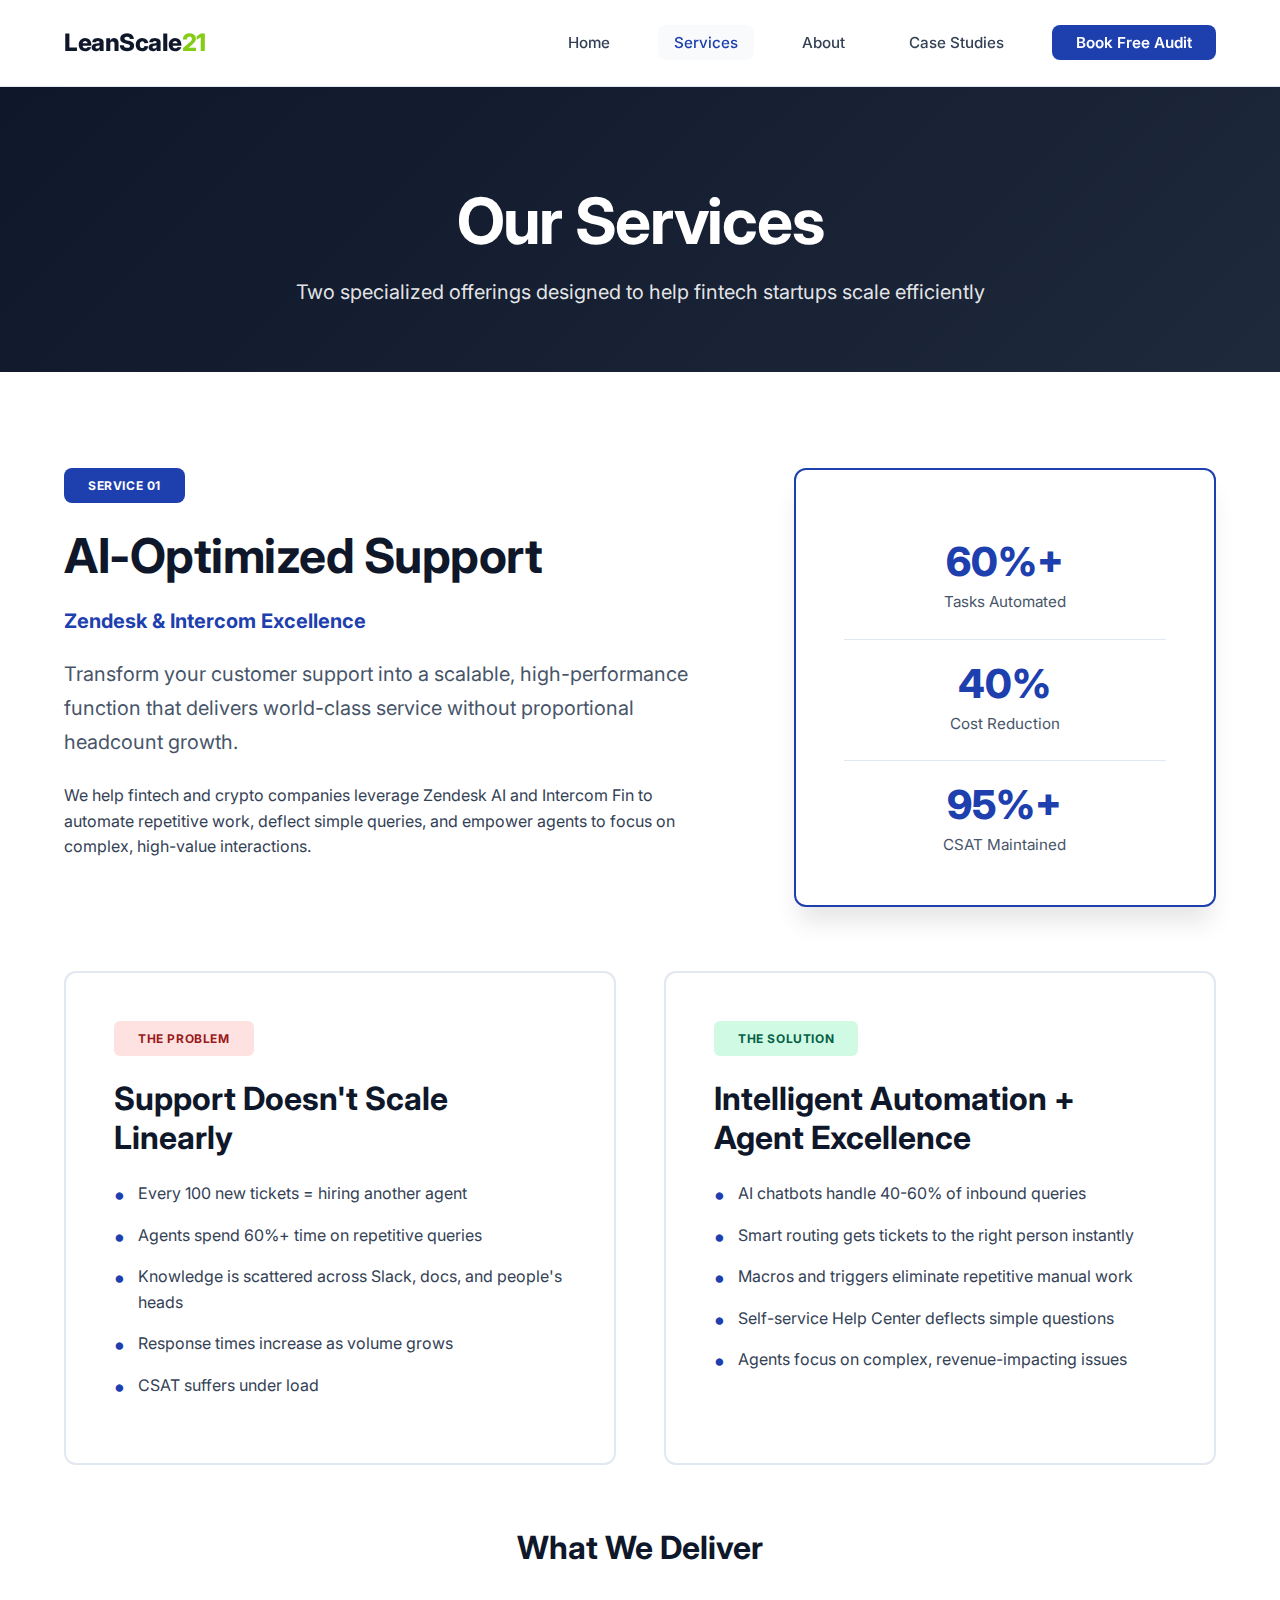
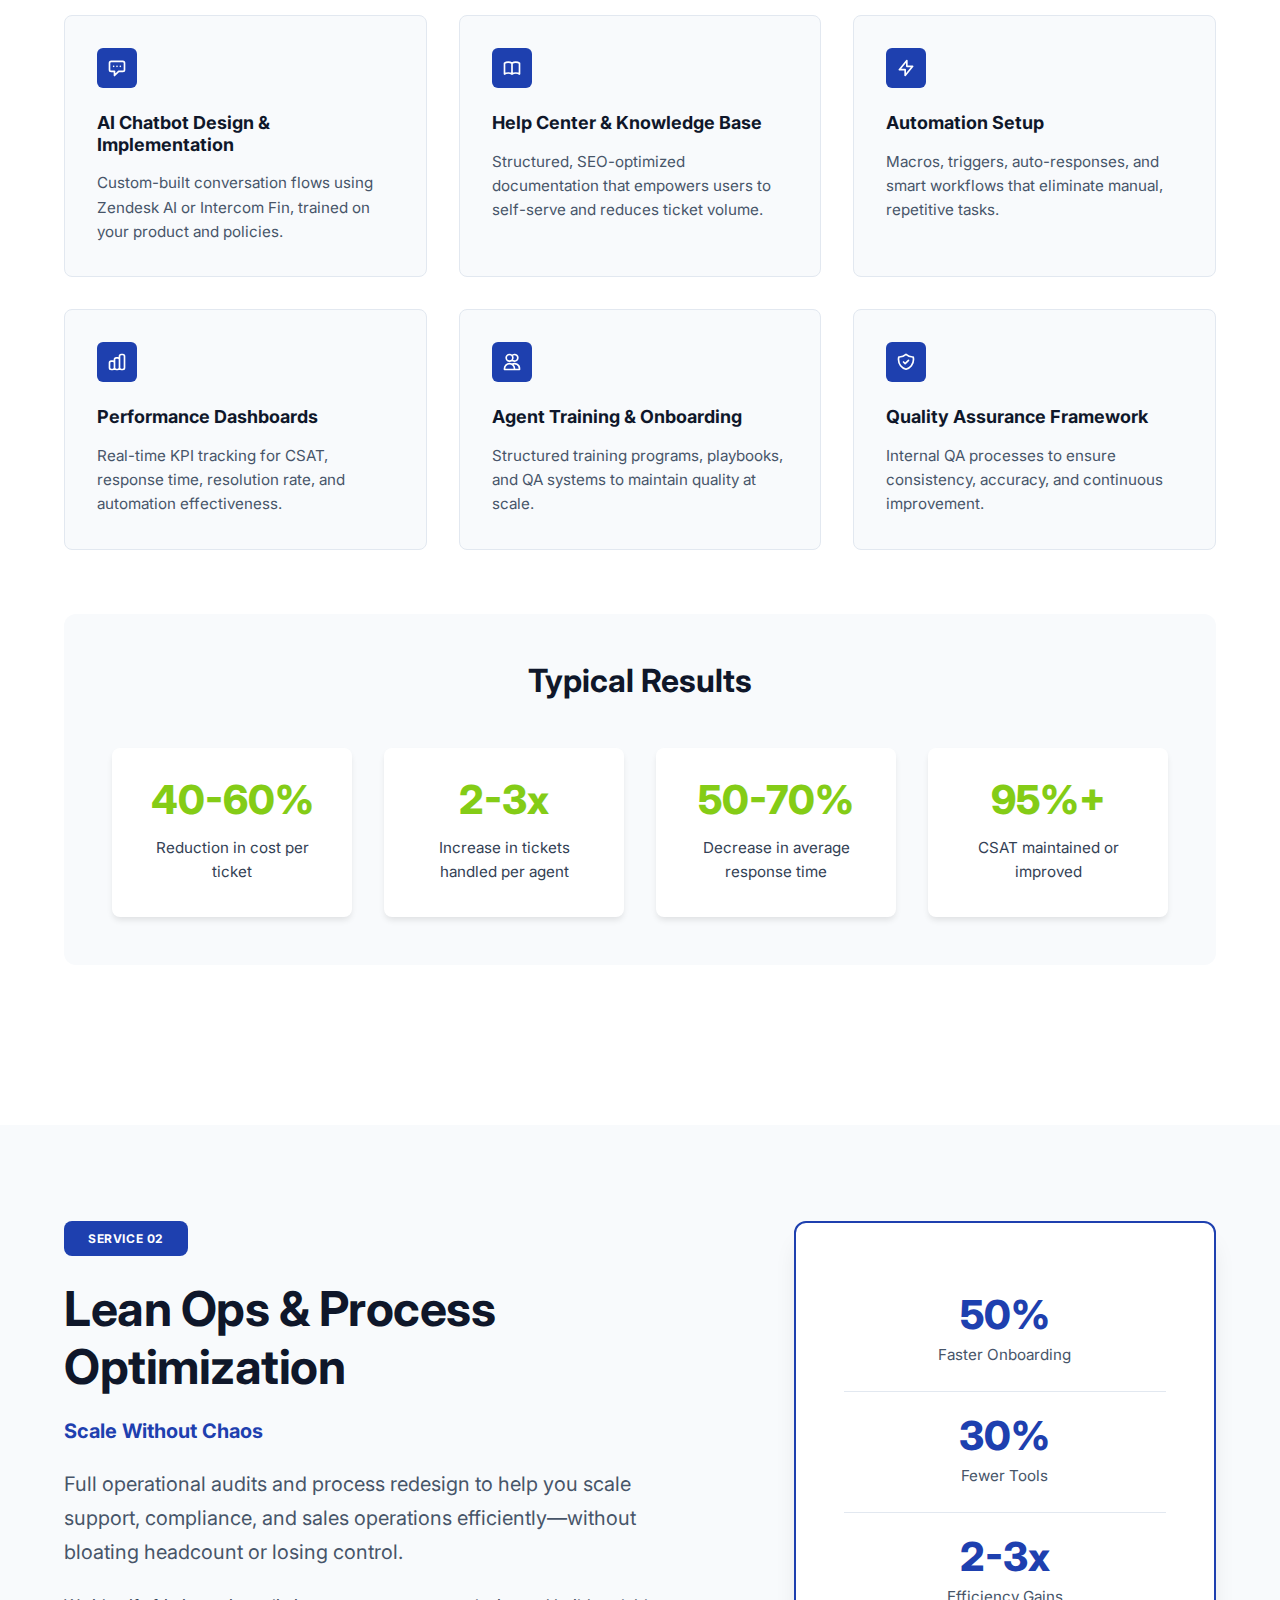
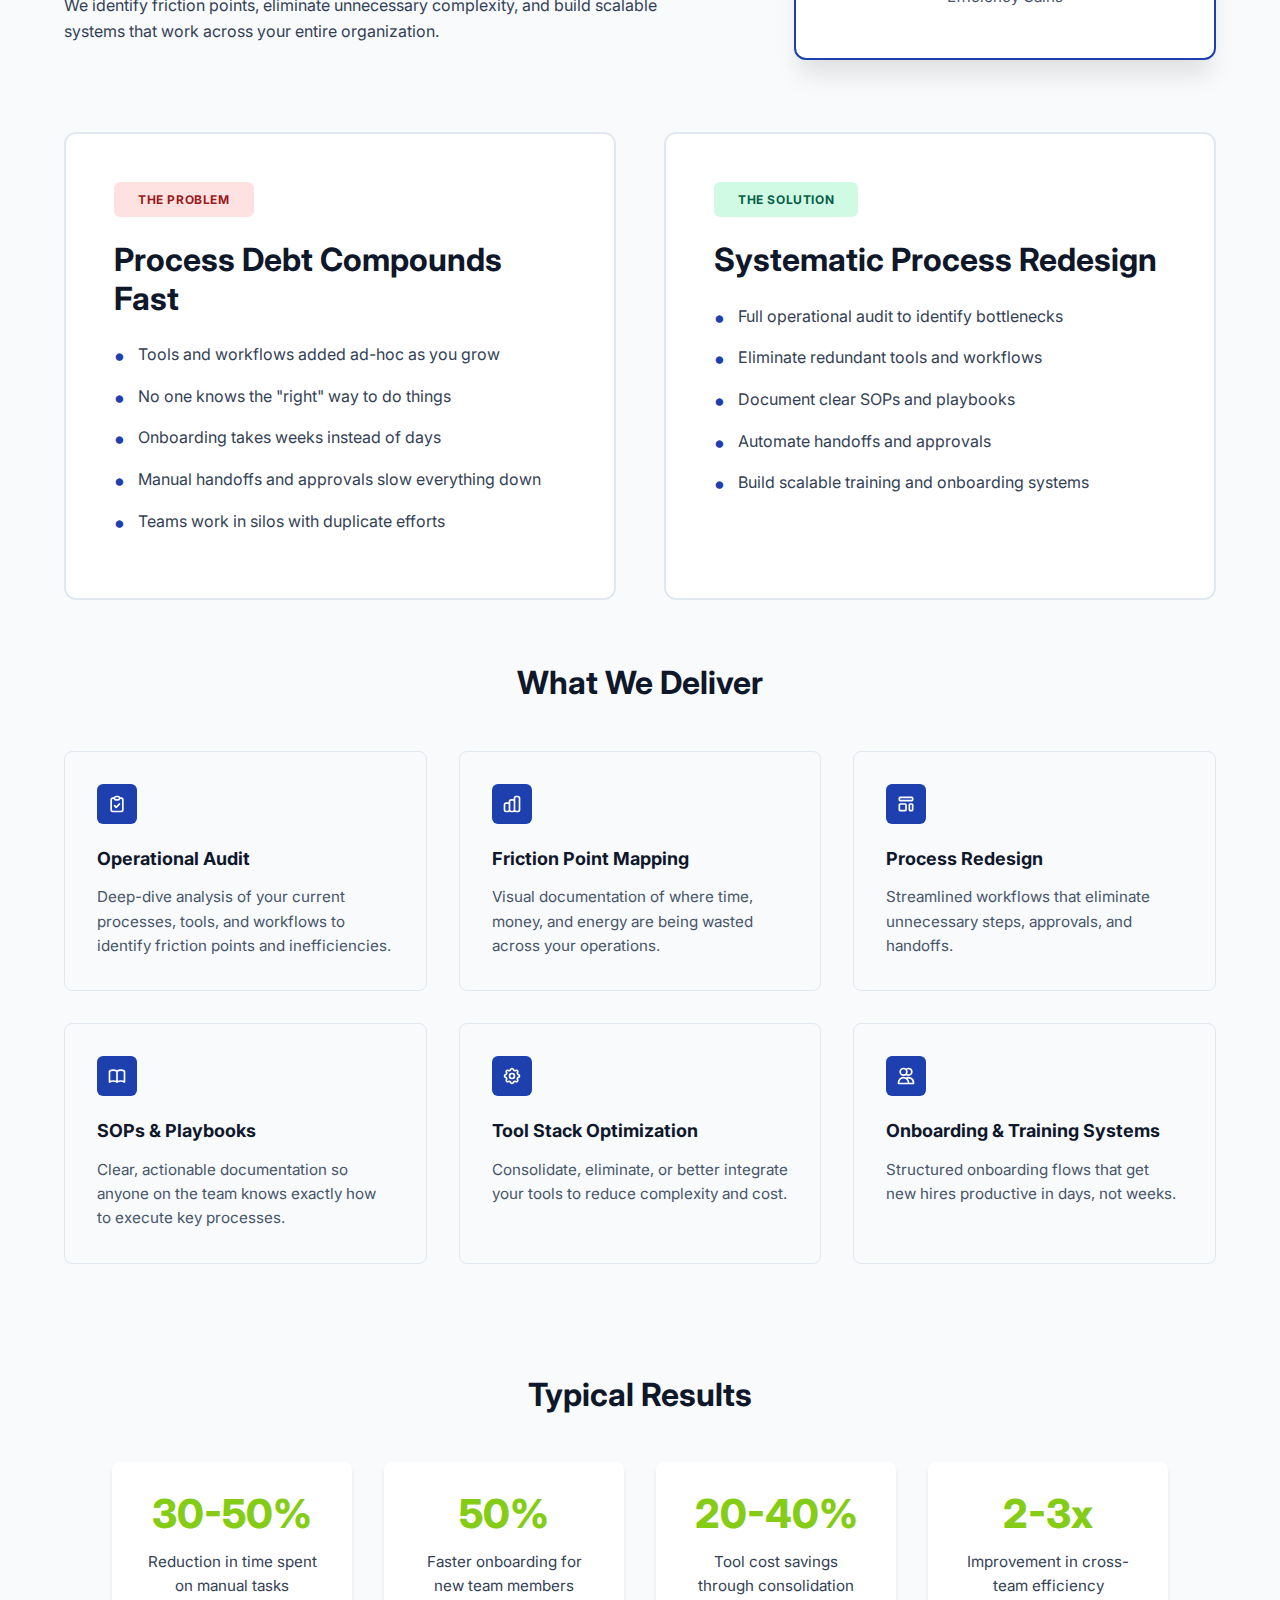
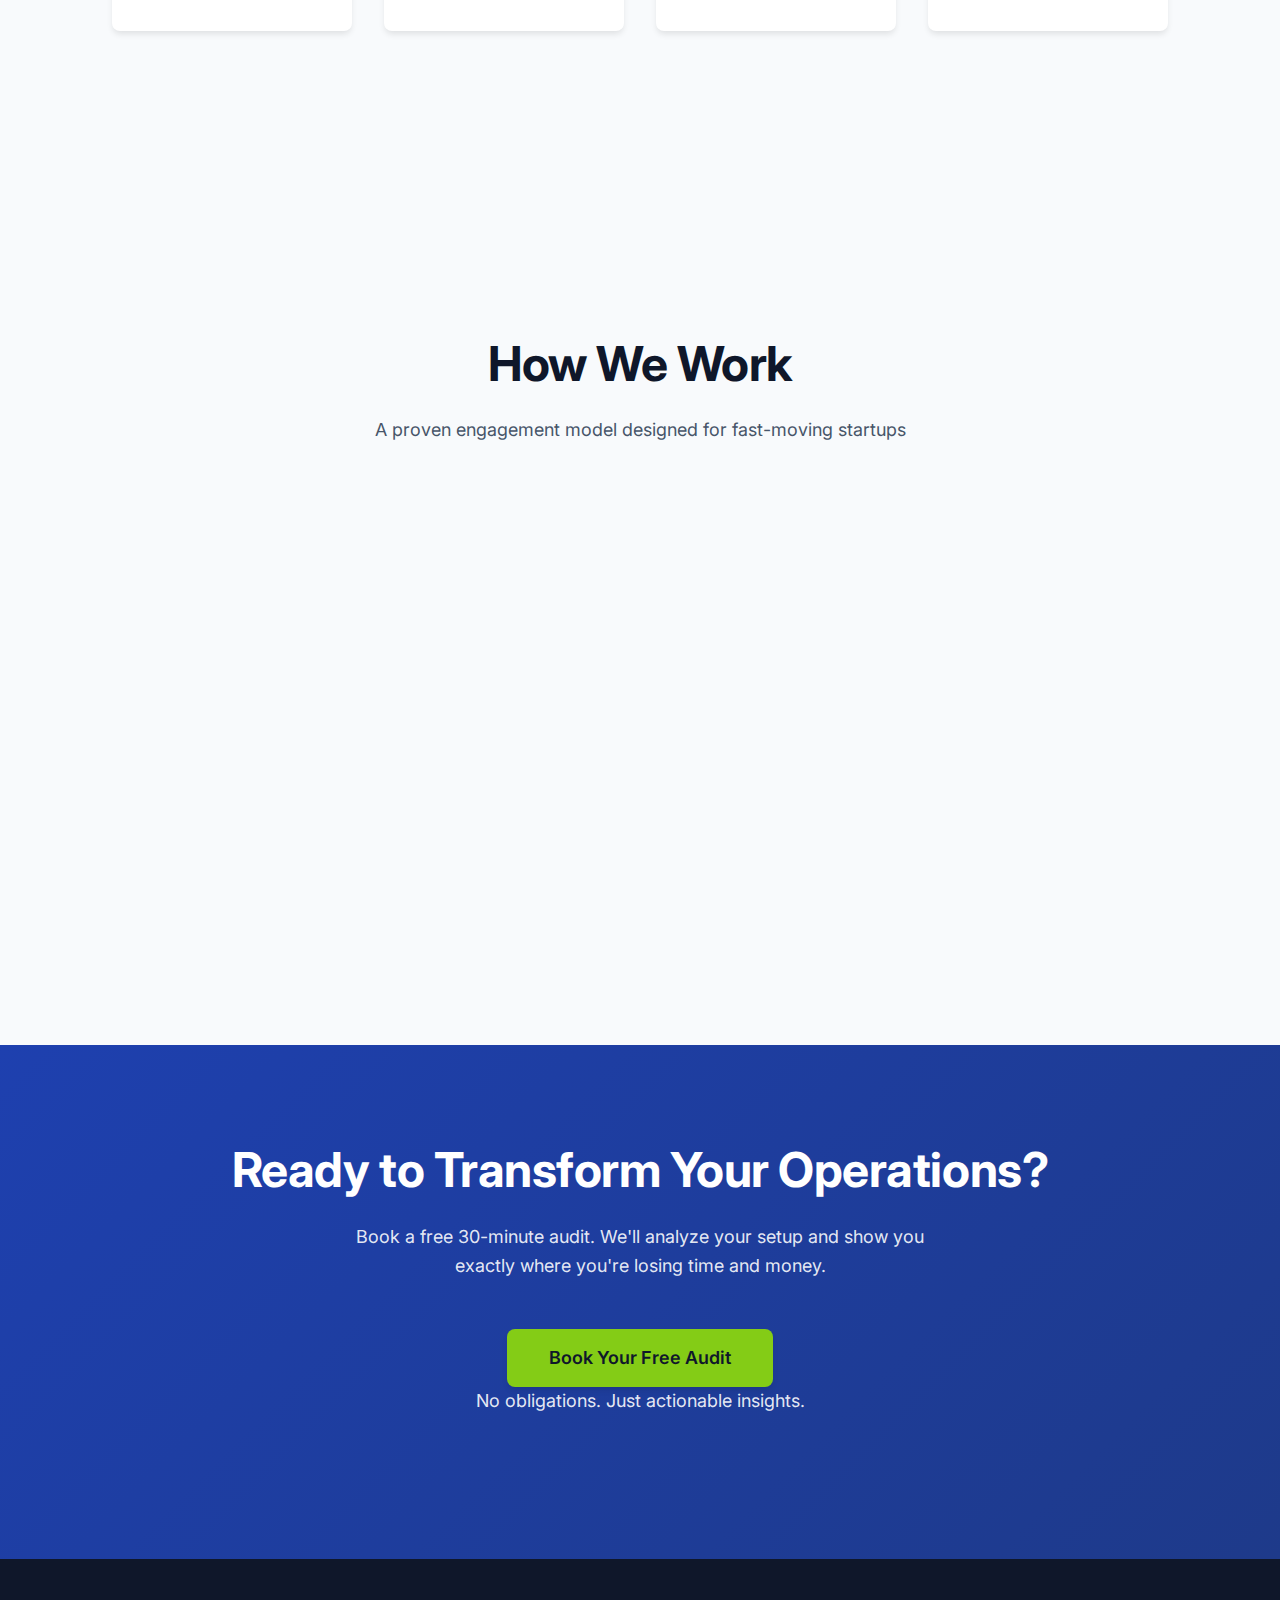
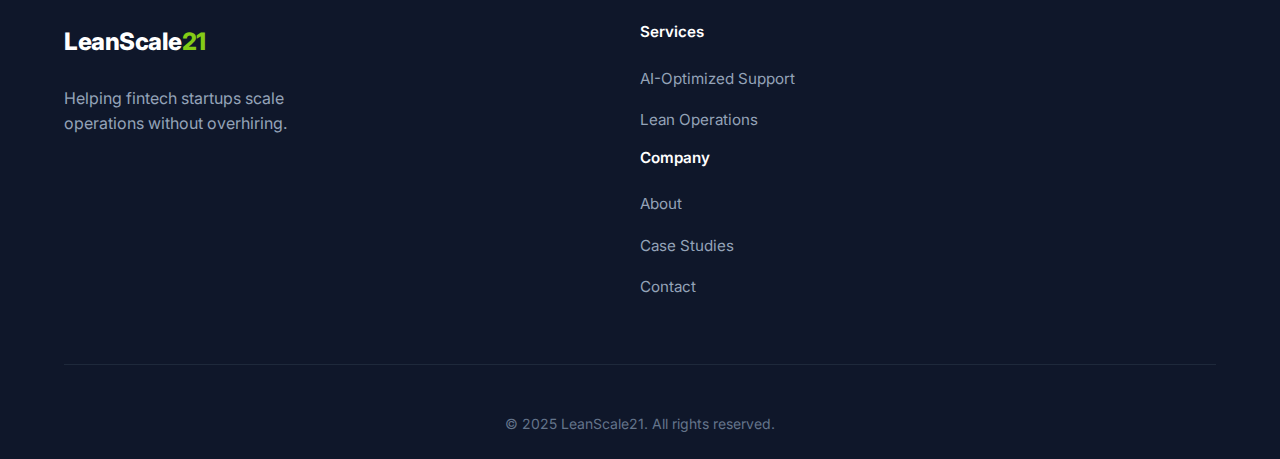
<file: leanscale21-website/services.html>
<!DOCTYPE html>
<html lang="en">
<head>
    <meta charset="UTF-8">
    <meta name="viewport" content="width=device-width, initial-scale=1.0">
    <meta name="description" content="LeanScale21 services: AI-optimized customer support with Zendesk and Intercom, and lean operations consulting for fintech startups.">
    <title>Services - LeanScale21</title>
    <link rel="stylesheet" href="styles.css">
    <link rel="preconnect" href="https://fonts.googleapis.com">
    <link rel="preconnect" href="https://fonts.gstatic.com" crossorigin>
    <link href="https://fonts.googleapis.com/css2?family=Inter:wght@300;400;500;600;700;800&display=swap" rel="stylesheet">
</head>
<body>
    <!-- Navigation -->
    <nav class="navbar">
        <div class="container">
            <div class="nav-wrapper">
                <a href="index.html" class="logo">LeanScale<span class="accent">21</span></a>
                <button class="mobile-toggle" aria-label="Toggle menu">
                    <span></span>
                    <span></span>
                    <span></span>
                </button>
                <ul class="nav-menu">
                    <li><a href="index.html">Home</a></li>
                    <li><a href="services.html" class="active">Services</a></li>
                    <li><a href="about.html">About</a></li>
                    <li><a href="case-studies.html">Case Studies</a></li>
                    <li><a href="contact.html" class="cta-btn">Book Free Audit</a></li>
                </ul>
            </div>
        </div>
    </nav>

    <!-- Page Header -->
    <section class="page-header">
        <div class="container">
            <h1>Our Services</h1>
            <p>Two specialized offerings designed to help fintech startups scale efficiently</p>
        </div>
    </section>

    <!-- Service 1: AI-Optimized Support -->
    <section id="support" class="service-detail">
        <div class="container">
            <div class="service-detail-content">
                <div class="service-detail-text">
                    <div class="service-badge">Service 01</div>
                    <h2>AI-Optimized Support</h2>
                    <h3 class="service-tagline">Zendesk & Intercom Excellence</h3>
                    <p class="lead">Transform your customer support into a scalable, high-performance function that delivers world-class service without proportional headcount growth.</p>
                    <p>We help fintech and crypto companies leverage Zendesk AI and Intercom Fin to automate repetitive work, deflect simple queries, and empower agents to focus on complex, high-value interactions.</p>
                </div>
                <div class="service-detail-visual">
                    <div class="metric-box">
                        <div class="metric-item">
                            <span class="metric-value">60%+</span>
                            <span class="metric-label">Tasks Automated</span>
                        </div>
                        <div class="metric-item">
                            <span class="metric-value">40%</span>
                            <span class="metric-label">Cost Reduction</span>
                        </div>
                        <div class="metric-item">
                            <span class="metric-value">95%+</span>
                            <span class="metric-label">CSAT Maintained</span>
                        </div>
                    </div>
                </div>
            </div>

            <!-- Problem-Solution Framework -->
            <div class="framework-section">
                <div class="framework-card">
                    <span class="framework-label problem-label">The Problem</span>
                    <h3>Support Doesn't Scale Linearly</h3>
                    <ul>
                        <li>Every 100 new tickets = hiring another agent</li>
                        <li>Agents spend 60%+ time on repetitive queries</li>
                        <li>Knowledge is scattered across Slack, docs, and people's heads</li>
                        <li>Response times increase as volume grows</li>
                        <li>CSAT suffers under load</li>
                    </ul>
                </div>
                <div class="framework-card">
                    <span class="framework-label solution-label">The Solution</span>
                    <h3>Intelligent Automation + Agent Excellence</h3>
                    <ul>
                        <li>AI chatbots handle 40-60% of inbound queries</li>
                        <li>Smart routing gets tickets to the right person instantly</li>
                        <li>Macros and triggers eliminate repetitive manual work</li>
                        <li>Self-service Help Center deflects simple questions</li>
                        <li>Agents focus on complex, revenue-impacting issues</li>
                    </ul>
                </div>
            </div>

            <!-- What We Deliver -->
            <div class="deliverables-section">
                <h3>What We Deliver</h3>
                <div class="deliverables-grid">
                    <div class="deliverable-item">
                        <div class="deliverable-icon">
                            <svg xmlns="http://www.w3.org/2000/svg" fill="none" viewBox="0 0 24 24" stroke="currentColor">
                                <path stroke-linecap="round" stroke-linejoin="round" stroke-width="2" d="M8 10h.01M12 10h.01M16 10h.01M9 16H5a2 2 0 01-2-2V6a2 2 0 012-2h14a2 2 0 012 2v8a2 2 0 01-2 2h-5l-5 5v-5z" />
                            </svg>
                        </div>
                        <h4>AI Chatbot Design & Implementation</h4>
                        <p>Custom-built conversation flows using Zendesk AI or Intercom Fin, trained on your product and policies.</p>
                    </div>
                    <div class="deliverable-item">
                        <div class="deliverable-icon">
                            <svg xmlns="http://www.w3.org/2000/svg" fill="none" viewBox="0 0 24 24" stroke="currentColor">
                                <path stroke-linecap="round" stroke-linejoin="round" stroke-width="2" d="M12 6.253v13m0-13C10.832 5.477 9.246 5 7.5 5S4.168 5.477 3 6.253v13C4.168 18.477 5.754 18 7.5 18s3.332.477 4.5 1.253m0-13C13.168 5.477 14.754 5 16.5 5c1.747 0 3.332.477 4.5 1.253v13C19.832 18.477 18.247 18 16.5 18c-1.746 0-3.332.477-4.5 1.253" />
                            </svg>
                        </div>
                        <h4>Help Center & Knowledge Base</h4>
                        <p>Structured, SEO-optimized documentation that empowers users to self-serve and reduces ticket volume.</p>
                    </div>
                    <div class="deliverable-item">
                        <div class="deliverable-icon">
                            <svg xmlns="http://www.w3.org/2000/svg" fill="none" viewBox="0 0 24 24" stroke="currentColor">
                                <path stroke-linecap="round" stroke-linejoin="round" stroke-width="2" d="M13 10V3L4 14h7v7l9-11h-7z" />
                            </svg>
                        </div>
                        <h4>Automation Setup</h4>
                        <p>Macros, triggers, auto-responses, and smart workflows that eliminate manual, repetitive tasks.</p>
                    </div>
                    <div class="deliverable-item">
                        <div class="deliverable-icon">
                            <svg xmlns="http://www.w3.org/2000/svg" fill="none" viewBox="0 0 24 24" stroke="currentColor">
                                <path stroke-linecap="round" stroke-linejoin="round" stroke-width="2" d="M9 19v-6a2 2 0 00-2-2H5a2 2 0 00-2 2v6a2 2 0 002 2h2a2 2 0 002-2zm0 0V9a2 2 0 012-2h2a2 2 0 012 2v10m-6 0a2 2 0 002 2h2a2 2 0 002-2m0 0V5a2 2 0 012-2h2a2 2 0 012 2v14a2 2 0 01-2 2h-2a2 2 0 01-2-2z" />
                            </svg>
                        </div>
                        <h4>Performance Dashboards</h4>
                        <p>Real-time KPI tracking for CSAT, response time, resolution rate, and automation effectiveness.</p>
                    </div>
                    <div class="deliverable-item">
                        <div class="deliverable-icon">
                            <svg xmlns="http://www.w3.org/2000/svg" fill="none" viewBox="0 0 24 24" stroke="currentColor">
                                <path stroke-linecap="round" stroke-linejoin="round" stroke-width="2" d="M12 4.354a4 4 0 110 5.292M15 21H3v-1a6 6 0 0112 0v1zm0 0h6v-1a6 6 0 00-9-5.197M13 7a4 4 0 11-8 0 4 4 0 018 0z" />
                            </svg>
                        </div>
                        <h4>Agent Training & Onboarding</h4>
                        <p>Structured training programs, playbooks, and QA systems to maintain quality at scale.</p>
                    </div>
                    <div class="deliverable-item">
                        <div class="deliverable-icon">
                            <svg xmlns="http://www.w3.org/2000/svg" fill="none" viewBox="0 0 24 24" stroke="currentColor">
                                <path stroke-linecap="round" stroke-linejoin="round" stroke-width="2" d="M9 12l2 2 4-4m5.618-4.016A11.955 11.955 0 0112 2.944a11.955 11.955 0 01-8.618 3.04A12.02 12.02 0 003 9c0 5.591 3.824 10.29 9 11.622 5.176-1.332 9-6.03 9-11.622 0-1.042-.133-2.052-.382-3.016z" />
                            </svg>
                        </div>
                        <h4>Quality Assurance Framework</h4>
                        <p>Internal QA processes to ensure consistency, accuracy, and continuous improvement.</p>
                    </div>
                </div>
            </div>

            <!-- Results -->
            <div class="results-section">
                <h3>Typical Results</h3>
                <div class="results-grid">
                    <div class="result-card">
                        <span class="result-metric">40-60%</span>
                        <p>Reduction in cost per ticket</p>
                    </div>
                    <div class="result-card">
                        <span class="result-metric">2-3x</span>
                        <p>Increase in tickets handled per agent</p>
                    </div>
                    <div class="result-card">
                        <span class="result-metric">50-70%</span>
                        <p>Decrease in average response time</p>
                    </div>
                    <div class="result-card">
                        <span class="result-metric">95%+</span>
                        <p>CSAT maintained or improved</p>
                    </div>
                </div>
            </div>
        </div>
    </section>

    <!-- Service 2: Lean Operations -->
    <section id="operations" class="service-detail alt-bg">
        <div class="container">
            <div class="service-detail-content">
                <div class="service-detail-text">
                    <div class="service-badge">Service 02</div>
                    <h2>Lean Ops & Process Optimization</h2>
                    <h3 class="service-tagline">Scale Without Chaos</h3>
                    <p class="lead">Full operational audits and process redesign to help you scale support, compliance, and sales operations efficiently—without bloating headcount or losing control.</p>
                    <p>We identify friction points, eliminate unnecessary complexity, and build scalable systems that work across your entire organization.</p>
                </div>
                <div class="service-detail-visual">
                    <div class="metric-box">
                        <div class="metric-item">
                            <span class="metric-value">50%</span>
                            <span class="metric-label">Faster Onboarding</span>
                        </div>
                        <div class="metric-item">
                            <span class="metric-value">30%</span>
                            <span class="metric-label">Fewer Tools</span>
                        </div>
                        <div class="metric-item">
                            <span class="metric-value">2-3x</span>
                            <span class="metric-label">Efficiency Gains</span>
                        </div>
                    </div>
                </div>
            </div>

            <!-- Problem-Solution Framework -->
            <div class="framework-section">
                <div class="framework-card">
                    <span class="framework-label problem-label">The Problem</span>
                    <h3>Process Debt Compounds Fast</h3>
                    <ul>
                        <li>Tools and workflows added ad-hoc as you grow</li>
                        <li>No one knows the "right" way to do things</li>
                        <li>Onboarding takes weeks instead of days</li>
                        <li>Manual handoffs and approvals slow everything down</li>
                        <li>Teams work in silos with duplicate efforts</li>
                    </ul>
                </div>
                <div class="framework-card">
                    <span class="framework-label solution-label">The Solution</span>
                    <h3>Systematic Process Redesign</h3>
                    <ul>
                        <li>Full operational audit to identify bottlenecks</li>
                        <li>Eliminate redundant tools and workflows</li>
                        <li>Document clear SOPs and playbooks</li>
                        <li>Automate handoffs and approvals</li>
                        <li>Build scalable training and onboarding systems</li>
                    </ul>
                </div>
            </div>

            <!-- What We Deliver -->
            <div class="deliverables-section">
                <h3>What We Deliver</h3>
                <div class="deliverables-grid">
                    <div class="deliverable-item">
                        <div class="deliverable-icon">
                            <svg xmlns="http://www.w3.org/2000/svg" fill="none" viewBox="0 0 24 24" stroke="currentColor">
                                <path stroke-linecap="round" stroke-linejoin="round" stroke-width="2" d="M9 5H7a2 2 0 00-2 2v12a2 2 0 002 2h10a2 2 0 002-2V7a2 2 0 00-2-2h-2M9 5a2 2 0 002 2h2a2 2 0 002-2M9 5a2 2 0 012-2h2a2 2 0 012 2m-6 9l2 2 4-4" />
                            </svg>
                        </div>
                        <h4>Operational Audit</h4>
                        <p>Deep-dive analysis of your current processes, tools, and workflows to identify friction points and inefficiencies.</p>
                    </div>
                    <div class="deliverable-item">
                        <div class="deliverable-icon">
                            <svg xmlns="http://www.w3.org/2000/svg" fill="none" viewBox="0 0 24 24" stroke="currentColor">
                                <path stroke-linecap="round" stroke-linejoin="round" stroke-width="2" d="M9 19v-6a2 2 0 00-2-2H5a2 2 0 00-2 2v6a2 2 0 002 2h2a2 2 0 002-2zm0 0V9a2 2 0 012-2h2a2 2 0 012 2v10m-6 0a2 2 0 002 2h2a2 2 0 002-2m0 0V5a2 2 0 012-2h2a2 2 0 012 2v14a2 2 0 01-2 2h-2a2 2 0 01-2-2z" />
                            </svg>
                        </div>
                        <h4>Friction Point Mapping</h4>
                        <p>Visual documentation of where time, money, and energy are being wasted across your operations.</p>
                    </div>
                    <div class="deliverable-item">
                        <div class="deliverable-icon">
                            <svg xmlns="http://www.w3.org/2000/svg" fill="none" viewBox="0 0 24 24" stroke="currentColor">
                                <path stroke-linecap="round" stroke-linejoin="round" stroke-width="2" d="M4 5a1 1 0 011-1h14a1 1 0 011 1v2a1 1 0 01-1 1H5a1 1 0 01-1-1V5zM4 13a1 1 0 011-1h6a1 1 0 011 1v6a1 1 0 01-1 1H5a1 1 0 01-1-1v-6zM16 13a1 1 0 011-1h2a1 1 0 011 1v6a1 1 0 01-1 1h-2a1 1 0 01-1-1v-6z" />
                            </svg>
                        </div>
                        <h4>Process Redesign</h4>
                        <p>Streamlined workflows that eliminate unnecessary steps, approvals, and handoffs.</p>
                    </div>
                    <div class="deliverable-item">
                        <div class="deliverable-icon">
                            <svg xmlns="http://www.w3.org/2000/svg" fill="none" viewBox="0 0 24 24" stroke="currentColor">
                                <path stroke-linecap="round" stroke-linejoin="round" stroke-width="2" d="M12 6.253v13m0-13C10.832 5.477 9.246 5 7.5 5S4.168 5.477 3 6.253v13C4.168 18.477 5.754 18 7.5 18s3.332.477 4.5 1.253m0-13C13.168 5.477 14.754 5 16.5 5c1.747 0 3.332.477 4.5 1.253v13C19.832 18.477 18.247 18 16.5 18c-1.746 0-3.332.477-4.5 1.253" />
                            </svg>
                        </div>
                        <h4>SOPs & Playbooks</h4>
                        <p>Clear, actionable documentation so anyone on the team knows exactly how to execute key processes.</p>
                    </div>
                    <div class="deliverable-item">
                        <div class="deliverable-icon">
                            <svg xmlns="http://www.w3.org/2000/svg" fill="none" viewBox="0 0 24 24" stroke="currentColor">
                                <path stroke-linecap="round" stroke-linejoin="round" stroke-width="2" d="M10.325 4.317c.426-1.756 2.924-1.756 3.35 0a1.724 1.724 0 002.573 1.066c1.543-.94 3.31.826 2.37 2.37a1.724 1.724 0 001.065 2.572c1.756.426 1.756 2.924 0 3.35a1.724 1.724 0 00-1.066 2.573c.94 1.543-.826 3.31-2.37 2.37a1.724 1.724 0 00-2.572 1.065c-.426 1.756-2.924 1.756-3.35 0a1.724 1.724 0 00-2.573-1.066c-1.543.94-3.31-.826-2.37-2.37a1.724 1.724 0 00-1.065-2.572c-1.756-.426-1.756-2.924 0-3.35a1.724 1.724 0 001.066-2.573c-.94-1.543.826-3.31 2.37-2.37.996.608 2.296.07 2.572-1.065z" />
                                <path stroke-linecap="round" stroke-linejoin="round" stroke-width="2" d="M15 12a3 3 0 11-6 0 3 3 0 016 0z" />
                            </svg>
                        </div>
                        <h4>Tool Stack Optimization</h4>
                        <p>Consolidate, eliminate, or better integrate your tools to reduce complexity and cost.</p>
                    </div>
                    <div class="deliverable-item">
                        <div class="deliverable-icon">
                            <svg xmlns="http://www.w3.org/2000/svg" fill="none" viewBox="0 0 24 24" stroke="currentColor">
                                <path stroke-linecap="round" stroke-linejoin="round" stroke-width="2" d="M12 4.354a4 4 0 110 5.292M15 21H3v-1a6 6 0 0112 0v1zm0 0h6v-1a6 6 0 00-9-5.197M13 7a4 4 0 11-8 0 4 4 0 018 0z" />
                            </svg>
                        </div>
                        <h4>Onboarding & Training Systems</h4>
                        <p>Structured onboarding flows that get new hires productive in days, not weeks.</p>
                    </div>
                </div>
            </div>

            <!-- Results -->
            <div class="results-section">
                <h3>Typical Results</h3>
                <div class="results-grid">
                    <div class="result-card">
                        <span class="result-metric">30-50%</span>
                        <p>Reduction in time spent on manual tasks</p>
                    </div>
                    <div class="result-card">
                        <span class="result-metric">50%</span>
                        <p>Faster onboarding for new team members</p>
                    </div>
                    <div class="result-card">
                        <span class="result-metric">20-40%</span>
                        <p>Tool cost savings through consolidation</p>
                    </div>
                    <div class="result-card">
                        <span class="result-metric">2-3x</span>
                        <p>Improvement in cross-team efficiency</p>
                    </div>
                </div>
            </div>
        </div>
    </section>

    <!-- Process Section -->
    <section class="process-section">
        <div class="container">
            <div class="section-header">
                <h2>How We Work</h2>
                <p>A proven engagement model designed for fast-moving startups</p>
            </div>
            <div class="process-steps">
                <div class="process-step">
                    <div class="step-number">01</div>
                    <h3>Discovery & Audit</h3>
                    <p>We analyze your current setup, interview stakeholders, and identify high-impact opportunities.</p>
                    <span class="step-duration">1-2 weeks</span>
                </div>
                <div class="process-step">
                    <div class="step-number">02</div>
                    <h3>Strategy & Design</h3>
                    <p>We create a detailed implementation plan with clear metrics, timelines, and expected outcomes.</p>
                    <span class="step-duration">1 week</span>
                </div>
                <div class="process-step">
                    <div class="step-number">03</div>
                    <h3>Implementation</h3>
                    <p>We build, configure, document, and train your team on the new systems and processes.</p>
                    <span class="step-duration">4-8 weeks</span>
                </div>
                <div class="process-step">
                    <div class="step-number">04</div>
                    <h3>Optimization & Handoff</h3>
                    <p>We monitor performance, iterate based on data, and ensure your team can maintain systems independently.</p>
                    <span class="step-duration">2-4 weeks</span>
                </div>
            </div>
        </div>
    </section>

    <!-- CTA Section -->
    <section class="cta-section">
        <div class="container">
            <div class="cta-content">
                <h2>Ready to Transform Your Operations?</h2>
                <p>Book a free 30-minute audit. We'll analyze your setup and show you exactly where you're losing time and money.</p>
                <a href="contact.html" class="btn btn-primary btn-large">Book Your Free Audit</a>
                <p class="cta-note">No obligations. Just actionable insights.</p>
            </div>
        </div>
    </section>

    <!-- Footer -->
    <footer class="footer">
        <div class="container">
            <div class="footer-content">
                <div class="footer-brand">
                    <a href="index.html" class="logo">LeanScale<span class="accent">21</span></a>
                    <p>Helping fintech startups scale operations without overhiring.</p>
                </div>
                <div class="footer-links">
                    <div class="footer-column">
                        <h4>Services</h4>
                        <ul>
                            <li><a href="services.html#support">AI-Optimized Support</a></li>
                            <li><a href="services.html#operations">Lean Operations</a></li>
                        </ul>
                    </div>
                    <div class="footer-column">
                        <h4>Company</h4>
                        <ul>
                            <li><a href="about.html">About</a></li>
                            <li><a href="case-studies.html">Case Studies</a></li>
                            <li><a href="contact.html">Contact</a></li>
                        </ul>
                    </div>
                </div>
            </div>
            <div class="footer-bottom">
                <p>&copy; 2025 LeanScale21. All rights reserved.</p>
            </div>
        </div>
    </footer>

    <script src="script.js"></script>
</body>
</html>
</file>
<file: leanscale21-website/styles.css>
/* ===================================
   LeanScale21 Website Styles
   Modern, Clean Design for Fintech
   =================================== */

/* ===================================
   CSS Reset & Base Styles
   =================================== */

* {
    margin: 0;
    padding: 0;
    box-sizing: border-box;
}

:root {
    /* Color Palette */
    --color-primary: #1E40AF;      /* Dark Blue */
    --color-primary-dark: #1E3A8A;
    --color-primary-light: #3B82F6;
    --color-secondary: #0F172A;    /* Charcoal */
    --color-secondary-light: #1E293B;
    --color-accent: #84CC16;       /* Lime */
    --color-accent-orange: #F97316; /* Orange */
    --color-white: #FFFFFF;
    --color-gray-50: #F8FAFC;
    --color-gray-100: #F1F5F9;
    --color-gray-200: #E2E8F0;
    --color-gray-300: #CBD5E1;
    --color-gray-400: #94A3B8;
    --color-gray-500: #64748B;
    --color-gray-600: #475569;
    --color-gray-700: #334155;
    --color-gray-800: #1E293B;
    --color-gray-900: #0F172A;

    /* Typography */
    --font-primary: 'Inter', -apple-system, BlinkMacSystemFont, 'Segoe UI', sans-serif;

    /* Spacing */
    --spacing-xs: 0.5rem;
    --spacing-sm: 1rem;
    --spacing-md: 1.5rem;
    --spacing-lg: 2rem;
    --spacing-xl: 3rem;
    --spacing-2xl: 4rem;
    --spacing-3xl: 6rem;

    /* Border Radius */
    --radius-sm: 0.375rem;
    --radius-md: 0.5rem;
    --radius-lg: 0.75rem;
    --radius-xl: 1rem;

    /* Shadows */
    --shadow-sm: 0 1px 2px 0 rgba(0, 0, 0, 0.05);
    --shadow-md: 0 4px 6px -1px rgba(0, 0, 0, 0.1);
    --shadow-lg: 0 10px 15px -3px rgba(0, 0, 0, 0.1);
    --shadow-xl: 0 20px 25px -5px rgba(0, 0, 0, 0.1);

    /* Transitions */
    --transition-fast: 150ms ease-in-out;
    --transition-base: 250ms ease-in-out;
    --transition-slow: 350ms ease-in-out;
}

html {
    scroll-behavior: smooth;
}

body {
    font-family: var(--font-primary);
    font-size: 16px;
    line-height: 1.6;
    color: var(--color-gray-700);
    background-color: var(--color-white);
    -webkit-font-smoothing: antialiased;
    -moz-osx-font-smoothing: grayscale;
}

.container {
    max-width: 1200px;
    margin: 0 auto;
    padding: 0 var(--spacing-md);
}

/* ===================================
   Typography
   =================================== */

h1, h2, h3, h4, h5, h6 {
    font-weight: 700;
    line-height: 1.2;
    color: var(--color-secondary);
    margin-bottom: var(--spacing-md);
}

h1 {
    font-size: clamp(2.5rem, 5vw, 4rem);
    letter-spacing: -0.02em;
}

h2 {
    font-size: clamp(2rem, 4vw, 3rem);
    letter-spacing: -0.01em;
}

h3 {
    font-size: clamp(1.5rem, 3vw, 2rem);
}

h4 {
    font-size: 1.25rem;
}

p {
    margin-bottom: var(--spacing-md);
}

.lead {
    font-size: 1.25rem;
    font-weight: 400;
    color: var(--color-gray-600);
    line-height: 1.7;
}

a {
    color: var(--color-primary);
    text-decoration: none;
    transition: color var(--transition-fast);
}

a:hover {
    color: var(--color-primary-dark);
}

/* ===================================
   Navigation
   =================================== */

.navbar {
    position: sticky;
    top: 0;
    background-color: var(--color-white);
    border-bottom: 1px solid var(--color-gray-200);
    padding: var(--spacing-md) 0;
    z-index: 1000;
    box-shadow: var(--shadow-sm);
}

.nav-wrapper {
    display: flex;
    justify-content: space-between;
    align-items: center;
}

.logo {
    font-size: 1.5rem;
    font-weight: 800;
    color: var(--color-secondary);
    letter-spacing: -0.02em;
}

.logo .accent {
    color: var(--color-accent);
}

.nav-menu {
    display: flex;
    list-style: none;
    gap: var(--spacing-lg);
    align-items: center;
}

.nav-menu a {
    color: var(--color-gray-700);
    font-weight: 500;
    font-size: 0.95rem;
    padding: var(--spacing-xs) var(--spacing-sm);
    border-radius: var(--radius-md);
    transition: all var(--transition-fast);
}

.nav-menu a:hover,
.nav-menu a.active {
    color: var(--color-primary);
    background-color: var(--color-gray-50);
}

.nav-menu .cta-btn {
    background-color: var(--color-primary);
    color: var(--color-white);
    padding: var(--spacing-xs) var(--spacing-md);
    border-radius: var(--radius-md);
    font-weight: 600;
}

.nav-menu .cta-btn:hover {
    background-color: var(--color-primary-dark);
    transform: translateY(-1px);
    box-shadow: var(--shadow-md);
}

.mobile-toggle {
    display: none;
    flex-direction: column;
    gap: 4px;
    background: none;
    border: none;
    cursor: pointer;
    padding: var(--spacing-xs);
}

.mobile-toggle span {
    width: 24px;
    height: 2px;
    background-color: var(--color-secondary);
    transition: all var(--transition-fast);
}

/* ===================================
   Buttons
   =================================== */

.btn {
    display: inline-block;
    padding: 0.875rem 1.75rem;
    font-weight: 600;
    font-size: 1rem;
    border-radius: var(--radius-md);
    border: 2px solid transparent;
    cursor: pointer;
    transition: all var(--transition-base);
    text-align: center;
    line-height: 1;
}

.btn-primary {
    background-color: var(--color-primary);
    color: var(--color-white);
    box-shadow: var(--shadow-md);
}

.btn-primary:hover {
    background-color: var(--color-primary-dark);
    transform: translateY(-2px);
    box-shadow: var(--shadow-lg);
    color: var(--color-white);
}

.btn-secondary {
    background-color: transparent;
    color: var(--color-primary);
    border-color: var(--color-primary);
}

.btn-secondary:hover {
    background-color: var(--color-primary);
    color: var(--color-white);
}

.btn-outline {
    background-color: transparent;
    color: var(--color-secondary);
    border-color: var(--color-gray-300);
}

.btn-outline:hover {
    background-color: var(--color-secondary);
    color: var(--color-white);
    border-color: var(--color-secondary);
}

.btn-large {
    padding: 1.125rem 2.5rem;
    font-size: 1.125rem;
}

/* ===================================
   Hero Section
   =================================== */

.hero {
    padding: var(--spacing-3xl) 0;
    background: linear-gradient(135deg, var(--color-gray-50) 0%, var(--color-white) 100%);
}

.hero-content {
    max-width: 900px;
    margin: 0 auto;
    text-align: center;
}

.hero-title {
    margin-bottom: var(--spacing-md);
}

.hero-title .highlight {
    color: var(--color-primary);
    position: relative;
}

.hero-subtitle {
    font-size: 1.25rem;
    color: var(--color-gray-600);
    margin-bottom: var(--spacing-xl);
    max-width: 700px;
    margin-left: auto;
    margin-right: auto;
}

.hero-cta {
    display: flex;
    gap: var(--spacing-md);
    justify-content: center;
    margin-bottom: var(--spacing-2xl);
    flex-wrap: wrap;
}

.hero-stats {
    display: grid;
    grid-template-columns: repeat(auto-fit, minmax(200px, 1fr));
    gap: var(--spacing-xl);
    margin-top: var(--spacing-2xl);
    padding-top: var(--spacing-2xl);
    border-top: 1px solid var(--color-gray-200);
}

.stat {
    display: flex;
    flex-direction: column;
    align-items: center;
    gap: var(--spacing-xs);
}

.stat-number {
    font-size: 2.5rem;
    font-weight: 800;
    color: var(--color-primary);
    line-height: 1;
}

.stat-label {
    color: var(--color-gray-600);
    font-size: 0.95rem;
    font-weight: 500;
}

/* ===================================
   Sections
   =================================== */

section {
    padding: var(--spacing-3xl) 0;
}

.section-header {
    text-align: center;
    max-width: 700px;
    margin: 0 auto var(--spacing-2xl);
}

.section-header h2 {
    margin-bottom: var(--spacing-md);
}

.section-header p {
    font-size: 1.125rem;
    color: var(--color-gray-600);
}

.eyebrow {
    display: inline-block;
    font-size: 0.875rem;
    font-weight: 700;
    letter-spacing: 0.1em;
    text-transform: uppercase;
    color: var(--color-accent);
    margin-bottom: var(--spacing-sm);
}

.alt-bg {
    background-color: var(--color-gray-50);
}

/* ===================================
   Problem Section
   =================================== */

.problem-section {
    background-color: var(--color-gray-50);
}

.problem-grid {
    display: grid;
    grid-template-columns: repeat(auto-fit, minmax(300px, 1fr));
    gap: var(--spacing-lg);
    margin-top: var(--spacing-2xl);
}

.problem-card {
    background-color: var(--color-white);
    padding: var(--spacing-xl);
    border-radius: var(--radius-lg);
    box-shadow: var(--shadow-md);
    transition: all var(--transition-base);
}

.problem-card:hover {
    transform: translateY(-4px);
    box-shadow: var(--shadow-xl);
}

.icon-wrapper {
    width: 48px;
    height: 48px;
    background-color: var(--color-primary);
    color: var(--color-white);
    border-radius: var(--radius-md);
    display: flex;
    align-items: center;
    justify-content: center;
    margin-bottom: var(--spacing-md);
}

.icon-wrapper svg {
    width: 24px;
    height: 24px;
}

.problem-card h3 {
    font-size: 1.25rem;
    margin-bottom: var(--spacing-sm);
}

.problem-card p {
    color: var(--color-gray-600);
    margin-bottom: 0;
}

/* ===================================
   Solution Section
   =================================== */

.solution-content {
    display: grid;
    grid-template-columns: 1fr 1fr;
    gap: var(--spacing-3xl);
    align-items: center;
}

.solution-text h2 {
    margin-top: var(--spacing-sm);
}

.check-list {
    list-style: none;
    margin: var(--spacing-xl) 0;
}

.check-list li {
    display: flex;
    align-items: flex-start;
    gap: var(--spacing-sm);
    margin-bottom: var(--spacing-md);
    color: var(--color-gray-700);
}

.check-list svg {
    width: 20px;
    height: 20px;
    color: var(--color-accent);
    flex-shrink: 0;
    margin-top: 2px;
}

.solution-visual {
    display: flex;
    flex-direction: column;
    gap: var(--spacing-md);
}

.visual-card {
    background-color: var(--color-white);
    padding: var(--spacing-lg);
    border-radius: var(--radius-lg);
    box-shadow: var(--shadow-lg);
}

.visual-header {
    margin-bottom: var(--spacing-md);
    padding-bottom: var(--spacing-sm);
    border-bottom: 2px solid var(--color-gray-200);
}

.visual-label {
    font-weight: 700;
    font-size: 0.875rem;
    text-transform: uppercase;
    letter-spacing: 0.05em;
    color: var(--color-gray-500);
}

.metric-row {
    display: flex;
    justify-content: space-between;
    align-items: center;
    padding: var(--spacing-sm) 0;
    border-bottom: 1px solid var(--color-gray-100);
}

.metric-row:last-child {
    border-bottom: none;
}

.metric-bad {
    font-weight: 700;
    color: var(--color-accent-orange);
}

.metric-good {
    font-weight: 700;
    color: var(--color-accent);
}

.arrow-down {
    text-align: center;
    font-size: 2rem;
    color: var(--color-primary);
    font-weight: 700;
}

/* ===================================
   Services Preview
   =================================== */

.services-grid {
    display: grid;
    grid-template-columns: repeat(auto-fit, minmax(450px, 1fr));
    gap: var(--spacing-xl);
    margin-top: var(--spacing-2xl);
}

.service-card {
    background-color: var(--color-white);
    padding: var(--spacing-xl);
    border-radius: var(--radius-lg);
    border: 2px solid var(--color-gray-200);
    transition: all var(--transition-base);
}

.service-card:hover {
    border-color: var(--color-primary);
    box-shadow: var(--shadow-xl);
    transform: translateY(-4px);
}

.service-icon {
    width: 56px;
    height: 56px;
    background: linear-gradient(135deg, var(--color-primary) 0%, var(--color-primary-light) 100%);
    color: var(--color-white);
    border-radius: var(--radius-md);
    display: flex;
    align-items: center;
    justify-content: center;
    margin-bottom: var(--spacing-md);
}

.service-icon svg {
    width: 28px;
    height: 28px;
}

.service-card h3 {
    font-size: 1.5rem;
    margin-bottom: var(--spacing-xs);
}

.service-subtitle {
    color: var(--color-primary);
    font-weight: 600;
    font-size: 0.95rem;
    margin-bottom: var(--spacing-md);
}

.service-features {
    list-style: none;
    margin: var(--spacing-md) 0;
}

.service-features li {
    padding-left: var(--spacing-md);
    margin-bottom: var(--spacing-sm);
    position: relative;
    color: var(--color-gray-600);
    font-size: 0.95rem;
}

.service-features li::before {
    content: "→";
    position: absolute;
    left: 0;
    color: var(--color-primary);
    font-weight: 700;
}

.link-arrow {
    color: var(--color-primary);
    font-weight: 600;
    display: inline-flex;
    align-items: center;
    margin-top: var(--spacing-md);
    transition: all var(--transition-fast);
}

.link-arrow:hover {
    gap: 8px;
}

/* ===================================
   Trust Section
   =================================== */

.trust-section {
    background-color: var(--color-secondary);
    color: var(--color-white);
    padding: var(--spacing-2xl) 0;
}

.trust-content {
    text-align: center;
}

.trust-content .eyebrow {
    color: var(--color-accent);
}

.company-logos {
    display: flex;
    justify-content: center;
    gap: var(--spacing-xl);
    margin: var(--spacing-xl) 0;
    flex-wrap: wrap;
}

.company-badge {
    padding: var(--spacing-md) var(--spacing-xl);
    background-color: rgba(255, 255, 255, 0.1);
    border: 1px solid rgba(255, 255, 255, 0.2);
    border-radius: var(--radius-md);
    font-weight: 700;
    font-size: 1.25rem;
    color: var(--color-white);
}

.trust-text {
    color: var(--color-gray-300);
    margin-bottom: 0;
}

/* ===================================
   CTA Section
   =================================== */

.cta-section {
    background: linear-gradient(135deg, var(--color-primary) 0%, var(--color-primary-dark) 100%);
    color: var(--color-white);
    text-align: center;
    padding: var(--spacing-3xl) 0;
}

.cta-content h2 {
    color: var(--color-white);
    margin-bottom: var(--spacing-md);
}

.cta-content p {
    font-size: 1.125rem;
    color: rgba(255, 255, 255, 0.9);
    max-width: 600px;
    margin: 0 auto var(--spacing-xl);
}

.cta-content .btn-primary {
    background-color: var(--color-accent);
    color: var(--color-secondary);
}

.cta-content .btn-primary:hover {
    background-color: #9FD825;
    transform: translateY(-2px);
}

.cta-note {
    margin-top: var(--spacing-md);
    font-size: 0.9rem;
    color: rgba(255, 255, 255, 0.8);
}

/* ===================================
   Footer
   =================================== */

.footer {
    background-color: var(--color-secondary);
    color: var(--color-gray-300);
    padding: var(--spacing-2xl) 0 var(--spacing-md);
}

.footer-content {
    display: grid;
    grid-template-columns: 2fr 1fr 1fr;
    gap: var(--spacing-2xl);
    margin-bottom: var(--spacing-xl);
}

.footer-brand .logo {
    color: var(--color-white);
    margin-bottom: var(--spacing-md);
    display: inline-block;
}

.footer-brand p {
    color: var(--color-gray-400);
    max-width: 300px;
}

.footer-column h4 {
    color: var(--color-white);
    font-size: 0.95rem;
    margin-bottom: var(--spacing-md);
    font-weight: 600;
}

.footer-column ul {
    list-style: none;
}

.footer-column li {
    margin-bottom: var(--spacing-sm);
}

.footer-column a {
    color: var(--color-gray-400);
    font-size: 0.95rem;
    transition: color var(--transition-fast);
}

.footer-column a:hover {
    color: var(--color-white);
}

.footer-bottom {
    padding-top: var(--spacing-xl);
    border-top: 1px solid var(--color-gray-800);
    text-align: center;
}

.footer-bottom p {
    color: var(--color-gray-500);
    font-size: 0.875rem;
    margin: 0;
}

/* ===================================
   Page Header
   =================================== */

.page-header {
    background: linear-gradient(135deg, var(--color-secondary) 0%, var(--color-secondary-light) 100%);
    color: var(--color-white);
    padding: var(--spacing-3xl) 0 var(--spacing-2xl);
    text-align: center;
}

.page-header h1 {
    color: var(--color-white);
    margin-bottom: var(--spacing-sm);
}

.page-header p {
    font-size: 1.25rem;
    color: rgba(255, 255, 255, 0.9);
    margin-bottom: 0;
}

/* ===================================
   Service Detail Pages
   =================================== */

.service-detail {
    padding: var(--spacing-3xl) 0;
}

.service-detail-content {
    display: grid;
    grid-template-columns: 1.5fr 1fr;
    gap: var(--spacing-3xl);
    margin-bottom: var(--spacing-2xl);
    align-items: start;
}

.service-badge {
    display: inline-block;
    padding: var(--spacing-xs) var(--spacing-md);
    background-color: var(--color-primary);
    color: var(--color-white);
    border-radius: var(--radius-md);
    font-size: 0.75rem;
    font-weight: 700;
    text-transform: uppercase;
    letter-spacing: 0.05em;
    margin-bottom: var(--spacing-md);
}

.service-tagline {
    color: var(--color-primary);
    font-size: 1.25rem;
    margin-bottom: var(--spacing-md);
}

.metric-box {
    background-color: var(--color-white);
    padding: var(--spacing-xl);
    border-radius: var(--radius-lg);
    box-shadow: var(--shadow-xl);
    border: 2px solid var(--color-primary);
}

.metric-item {
    display: flex;
    flex-direction: column;
    align-items: center;
    padding: var(--spacing-md) 0;
    border-bottom: 1px solid var(--color-gray-200);
}

.metric-item:last-child {
    border-bottom: none;
    padding-bottom: 0;
}

.metric-value {
    font-size: 2.5rem;
    font-weight: 800;
    color: var(--color-primary);
    line-height: 1;
}

.metric-label {
    color: var(--color-gray-600);
    font-size: 0.95rem;
    margin-top: var(--spacing-xs);
}

.framework-section {
    display: grid;
    grid-template-columns: 1fr 1fr;
    gap: var(--spacing-xl);
    margin: var(--spacing-2xl) 0;
}

.framework-card {
    background-color: var(--color-white);
    padding: var(--spacing-xl);
    border-radius: var(--radius-lg);
    border: 2px solid var(--color-gray-200);
}

.framework-label {
    display: inline-block;
    padding: var(--spacing-xs) var(--spacing-md);
    border-radius: var(--radius-sm);
    font-size: 0.75rem;
    font-weight: 700;
    text-transform: uppercase;
    letter-spacing: 0.05em;
    margin-bottom: var(--spacing-md);
}

.problem-label {
    background-color: #FEE2E2;
    color: #991B1B;
}

.solution-label {
    background-color: #D1FAE5;
    color: #065F46;
}

.framework-card ul {
    list-style: none;
}

.framework-card li {
    padding-left: var(--spacing-md);
    margin-bottom: var(--spacing-sm);
    position: relative;
    color: var(--color-gray-700);
}

.framework-card li::before {
    content: "•";
    position: absolute;
    left: 0;
    color: var(--color-primary);
    font-weight: 700;
    font-size: 1.5rem;
    line-height: 1.2;
}

.deliverables-section {
    margin: var(--spacing-2xl) 0;
}

.deliverables-section h3 {
    text-align: center;
    margin-bottom: var(--spacing-xl);
}

.deliverables-grid {
    display: grid;
    grid-template-columns: repeat(auto-fit, minmax(300px, 1fr));
    gap: var(--spacing-lg);
}

.deliverable-item {
    background-color: var(--color-gray-50);
    padding: var(--spacing-lg);
    border-radius: var(--radius-md);
    border: 1px solid var(--color-gray-200);
}

.deliverable-icon {
    width: 40px;
    height: 40px;
    background-color: var(--color-primary);
    color: var(--color-white);
    border-radius: var(--radius-sm);
    display: flex;
    align-items: center;
    justify-content: center;
    margin-bottom: var(--spacing-md);
}

.deliverable-icon svg {
    width: 20px;
    height: 20px;
}

.deliverable-item h4 {
    font-size: 1.125rem;
    margin-bottom: var(--spacing-sm);
}

.deliverable-item p {
    font-size: 0.95rem;
    color: var(--color-gray-600);
    margin-bottom: 0;
}

.results-section {
    margin: var(--spacing-2xl) 0;
    padding: var(--spacing-xl);
    background-color: var(--color-gray-50);
    border-radius: var(--radius-lg);
}

.results-section h3 {
    text-align: center;
    margin-bottom: var(--spacing-xl);
}

.results-grid {
    display: grid;
    grid-template-columns: repeat(auto-fit, minmax(200px, 1fr));
    gap: var(--spacing-lg);
}

.result-card {
    background-color: var(--color-white);
    padding: var(--spacing-lg);
    border-radius: var(--radius-md);
    text-align: center;
    box-shadow: var(--shadow-md);
}

.result-metric {
    display: block;
    font-size: 2.5rem;
    font-weight: 800;
    color: var(--color-accent);
    line-height: 1;
    margin-bottom: var(--spacing-sm);
}

.result-card p {
    color: var(--color-gray-700);
    font-size: 0.95rem;
    margin-bottom: 0;
}

.process-section {
    background-color: var(--color-gray-50);
}

.process-steps {
    display: grid;
    grid-template-columns: repeat(auto-fit, minmax(250px, 1fr));
    gap: var(--spacing-xl);
    margin-top: var(--spacing-2xl);
}

.process-step {
    background-color: var(--color-white);
    padding: var(--spacing-xl);
    border-radius: var(--radius-lg);
    box-shadow: var(--shadow-md);
    position: relative;
}

.step-number {
    width: 48px;
    height: 48px;
    background-color: var(--color-primary);
    color: var(--color-white);
    border-radius: 50%;
    display: flex;
    align-items: center;
    justify-content: center;
    font-size: 1.25rem;
    font-weight: 800;
    margin-bottom: var(--spacing-md);
}

.process-step h3 {
    font-size: 1.25rem;
    margin-bottom: var(--spacing-sm);
}

.process-step p {
    color: var(--color-gray-600);
    font-size: 0.95rem;
    margin-bottom: var(--spacing-md);
}

.step-duration {
    display: inline-block;
    padding: var(--spacing-xs) var(--spacing-sm);
    background-color: var(--color-gray-100);
    color: var(--color-gray-700);
    border-radius: var(--radius-sm);
    font-size: 0.875rem;
    font-weight: 600;
}

.solution-list {
    list-style: none;
    margin: var(--spacing-md) 0;
}

.solution-list li {
    padding-left: var(--spacing-md);
    margin-bottom: var(--spacing-md);
    position: relative;
    color: var(--color-gray-700);
}

.solution-list li::before {
    content: "✓";
    position: absolute;
    left: 0;
    color: var(--color-accent);
    font-weight: 700;
}

.solution-list strong {
    color: var(--color-secondary);
}

/* ===================================
   About Page
   =================================== */

.about-section {
    padding: var(--spacing-3xl) 0;
}

.about-grid {
    display: grid;
    grid-template-columns: 1.2fr 1fr;
    gap: var(--spacing-3xl);
    align-items: start;
}

.experience-card {
    background-color: var(--color-white);
    padding: var(--spacing-xl);
    border-radius: var(--radius-lg);
    box-shadow: var(--shadow-xl);
    border: 2px solid var(--color-primary);
}

.experience-card h3 {
    margin-bottom: var(--spacing-lg);
    padding-bottom: var(--spacing-md);
    border-bottom: 2px solid var(--color-gray-200);
}

.experience-item {
    display: flex;
    gap: var(--spacing-md);
    margin-bottom: var(--spacing-lg);
}

.experience-item:last-child {
    margin-bottom: 0;
}

.company-logo {
    width: 48px;
    height: 48px;
    background: linear-gradient(135deg, var(--color-primary) 0%, var(--color-primary-light) 100%);
    color: var(--color-white);
    border-radius: var(--radius-md);
    display: flex;
    align-items: center;
    justify-content: center;
    font-weight: 800;
    font-size: 1.25rem;
    flex-shrink: 0;
}

.experience-details h4 {
    font-size: 1.125rem;
    margin-bottom: var(--spacing-xs);
}

.experience-details p {
    color: var(--color-gray-600);
    font-size: 0.95rem;
    margin-bottom: 0;
}

.expertise-section {
    background-color: var(--color-gray-50);
}

.expertise-grid {
    display: grid;
    grid-template-columns: repeat(auto-fit, minmax(300px, 1fr));
    gap: var(--spacing-lg);
    margin-top: var(--spacing-2xl);
}

.expertise-card {
    background-color: var(--color-white);
    padding: var(--spacing-xl);
    border-radius: var(--radius-lg);
    border: 1px solid var(--color-gray-200);
    transition: all var(--transition-base);
}

.expertise-card:hover {
    border-color: var(--color-primary);
    box-shadow: var(--shadow-lg);
}

.expertise-icon {
    width: 48px;
    height: 48px;
    background-color: var(--color-primary);
    color: var(--color-white);
    border-radius: var(--radius-md);
    display: flex;
    align-items: center;
    justify-content: center;
    margin-bottom: var(--spacing-md);
}

.expertise-icon svg {
    width: 24px;
    height: 24px;
}

.expertise-card h3 {
    font-size: 1.125rem;
    margin-bottom: var(--spacing-sm);
}

.expertise-card p {
    color: var(--color-gray-600);
    font-size: 0.95rem;
    margin-bottom: 0;
}

.philosophy-section {
    padding: var(--spacing-3xl) 0;
}

.philosophy-content {
    text-align: center;
}

.philosophy-content h2 {
    margin-bottom: var(--spacing-xl);
}

.principles-grid {
    display: grid;
    grid-template-columns: repeat(auto-fit, minmax(300px, 1fr));
    gap: var(--spacing-lg);
    margin-top: var(--spacing-2xl);
}

.principle-card {
    background-color: var(--color-gray-50);
    padding: var(--spacing-xl);
    border-radius: var(--radius-lg);
    border: 2px solid var(--color-gray-200);
    text-align: left;
    transition: all var(--transition-base);
}

.principle-card:hover {
    border-color: var(--color-accent);
    box-shadow: var(--shadow-lg);
}

.principle-number {
    display: inline-block;
    padding: var(--spacing-xs) var(--spacing-md);
    background-color: var(--color-accent);
    color: var(--color-secondary);
    border-radius: var(--radius-sm);
    font-weight: 800;
    font-size: 0.875rem;
    margin-bottom: var(--spacing-md);
}

.principle-card h3 {
    font-size: 1.25rem;
    margin-bottom: var(--spacing-sm);
}

.principle-card p {
    color: var(--color-gray-600);
    font-size: 0.95rem;
    margin-bottom: 0;
}

.why-section {
    background-color: var(--color-gray-50);
}

.why-content h2 {
    text-align: center;
    margin-bottom: var(--spacing-2xl);
}

.why-grid {
    display: grid;
    grid-template-columns: repeat(auto-fit, minmax(300px, 1fr));
    gap: var(--spacing-lg);
}

.why-card {
    background-color: var(--color-white);
    padding: var(--spacing-xl);
    border-radius: var(--radius-lg);
    box-shadow: var(--shadow-md);
}

.why-card svg {
    width: 40px;
    height: 40px;
    color: var(--color-accent);
    margin-bottom: var(--spacing-md);
}

.why-card h3 {
    font-size: 1.125rem;
    margin-bottom: var(--spacing-sm);
}

.why-card p {
    color: var(--color-gray-600);
    font-size: 0.95rem;
    margin-bottom: 0;
}

/* ===================================
   Case Studies Page
   =================================== */

.results-overview {
    background-color: var(--color-secondary);
    color: var(--color-white);
    padding: var(--spacing-2xl) 0;
}

.overview-grid {
    display: grid;
    grid-template-columns: repeat(auto-fit, minmax(200px, 1fr));
    gap: var(--spacing-xl);
}

.overview-stat {
    text-align: center;
}

.case-study {
    padding: var(--spacing-3xl) 0;
}

.case-header {
    text-align: center;
    max-width: 800px;
    margin: 0 auto var(--spacing-2xl);
}

.case-badge {
    display: inline-block;
    padding: var(--spacing-xs) var(--spacing-md);
    background-color: var(--color-accent);
    color: var(--color-secondary);
    border-radius: var(--radius-md);
    font-size: 0.875rem;
    font-weight: 700;
    margin-bottom: var(--spacing-md);
}

.case-intro {
    font-size: 1.125rem;
    color: var(--color-gray-600);
    margin-bottom: 0;
}

.case-section {
    margin-bottom: var(--spacing-2xl);
}

.case-section h3 {
    font-size: 1.75rem;
    margin-bottom: var(--spacing-lg);
}

.challenge-grid {
    display: grid;
    grid-template-columns: repeat(auto-fit, minmax(250px, 1fr));
    gap: var(--spacing-md);
}

.challenge-item {
    display: flex;
    gap: var(--spacing-sm);
    padding: var(--spacing-md);
    background-color: var(--color-gray-50);
    border-radius: var(--radius-md);
    border-left: 3px solid var(--color-accent-orange);
}

.challenge-item svg {
    width: 20px;
    height: 20px;
    color: var(--color-accent-orange);
    flex-shrink: 0;
    margin-top: 2px;
}

.challenge-item p {
    color: var(--color-gray-700);
    font-size: 0.95rem;
    margin-bottom: 0;
}

.results-comparison {
    display: grid;
    grid-template-columns: 1fr auto 1fr;
    gap: var(--spacing-lg);
    align-items: center;
    margin: var(--spacing-xl) 0;
}

.comparison-column h4 {
    text-align: center;
    margin-bottom: var(--spacing-md);
    padding-bottom: var(--spacing-sm);
    border-bottom: 2px solid var(--color-gray-200);
}

.metric-list {
    display: flex;
    flex-direction: column;
    gap: var(--spacing-md);
}

.metric-item-case {
    display: flex;
    justify-content: space-between;
    align-items: center;
    padding: var(--spacing-sm);
    background-color: var(--color-gray-50);
    border-radius: var(--radius-sm);
}

.metric-label-case {
    font-size: 0.95rem;
    color: var(--color-gray-700);
}

.metric-value-before {
    font-weight: 700;
    color: var(--color-accent-orange);
}

.metric-value-after {
    font-weight: 700;
    color: var(--color-accent);
}

.comparison-arrow {
    font-size: 2rem;
    color: var(--color-primary);
    font-weight: 700;
}

.case-impact {
    background-color: var(--color-gray-50);
    padding: var(--spacing-xl);
    border-radius: var(--radius-lg);
    border-left: 4px solid var(--color-accent);
    margin-top: var(--spacing-xl);
}

.case-impact h4 {
    margin-bottom: var(--spacing-md);
}

.case-impact ul {
    list-style: none;
}

.case-impact li {
    padding-left: var(--spacing-md);
    margin-bottom: var(--spacing-sm);
    position: relative;
    color: var(--color-gray-700);
}

.case-impact li::before {
    content: "✓";
    position: absolute;
    left: 0;
    color: var(--color-accent);
    font-weight: 700;
}

.case-quote {
    background-color: var(--color-primary);
    color: var(--color-white);
    padding: var(--spacing-xl);
    border-radius: var(--radius-lg);
    margin-top: var(--spacing-xl);
    font-style: italic;
}

.case-quote p {
    font-size: 1.125rem;
    line-height: 1.7;
    margin-bottom: var(--spacing-md);
}

.case-quote cite {
    font-style: normal;
    font-size: 0.95rem;
    color: rgba(255, 255, 255, 0.8);
}

.patterns-section {
    background-color: var(--color-gray-50);
}

.patterns-grid {
    display: grid;
    grid-template-columns: 1fr 1fr;
    gap: var(--spacing-xl);
    margin-top: var(--spacing-2xl);
}

.pattern-card {
    background-color: var(--color-white);
    padding: var(--spacing-xl);
    border-radius: var(--radius-lg);
    box-shadow: var(--shadow-md);
}

.pattern-card h3 {
    margin-bottom: var(--spacing-lg);
    padding-bottom: var(--spacing-md);
    border-bottom: 2px solid var(--color-gray-200);
}

.pattern-list {
    list-style: none;
}

.pattern-list li {
    padding-left: var(--spacing-md);
    margin-bottom: var(--spacing-sm);
    position: relative;
    color: var(--color-gray-700);
}

.pattern-list.negative li::before {
    content: "✗";
    position: absolute;
    left: 0;
    color: var(--color-accent-orange);
    font-weight: 700;
}

.pattern-list.positive li::before {
    content: "✓";
    position: absolute;
    left: 0;
    color: var(--color-accent);
    font-weight: 700;
}

/* ===================================
   Contact Page
   =================================== */

.contact-section {
    padding: var(--spacing-3xl) 0;
}

.contact-grid {
    display: grid;
    grid-template-columns: 1fr 1fr;
    gap: var(--spacing-3xl);
}

.contact-column {
    display: flex;
    flex-direction: column;
    gap: var(--spacing-lg);
}

.contact-card {
    background-color: var(--color-white);
    padding: var(--spacing-xl);
    border-radius: var(--radius-lg);
    box-shadow: var(--shadow-lg);
    border: 1px solid var(--color-gray-200);
}

.contact-icon {
    width: 56px;
    height: 56px;
    background-color: var(--color-primary);
    color: var(--color-white);
    border-radius: var(--radius-md);
    display: flex;
    align-items: center;
    justify-content: center;
    margin-bottom: var(--spacing-md);
}

.contact-icon svg {
    width: 28px;
    height: 28px;
}

.contact-card h2 {
    font-size: 1.75rem;
    margin-bottom: var(--spacing-sm);
}

.contact-description {
    color: var(--color-gray-600);
    margin-bottom: var(--spacing-lg);
}

.audit-benefits {
    background-color: var(--color-gray-50);
    padding: var(--spacing-lg);
    border-radius: var(--radius-md);
    margin-bottom: var(--spacing-lg);
}

.audit-benefits h3 {
    font-size: 1.125rem;
    margin-bottom: var(--spacing-md);
}

.audit-benefits ul {
    list-style: none;
}

.audit-benefits li {
    display: flex;
    gap: var(--spacing-sm);
    margin-bottom: var(--spacing-sm);
    color: var(--color-gray-700);
}

.audit-benefits svg {
    width: 20px;
    height: 20px;
    color: var(--color-accent);
    flex-shrink: 0;
    margin-top: 2px;
}

.calendly-container {
    margin-top: var(--spacing-md);
}

.calendly-placeholder {
    background-color: var(--color-gray-50);
    padding: var(--spacing-3xl) var(--spacing-xl);
    border-radius: var(--radius-md);
    border: 2px dashed var(--color-gray-300);
    text-align: center;
}

.calendly-placeholder svg {
    width: 64px;
    height: 64px;
    color: var(--color-gray-400);
    margin-bottom: var(--spacing-md);
}

.calendly-placeholder p {
    color: var(--color-gray-600);
    font-weight: 600;
    margin-bottom: var(--spacing-xs);
}

.calendly-placeholder small {
    color: var(--color-gray-500);
    font-size: 0.875rem;
}

.contact-form {
    display: flex;
    flex-direction: column;
    gap: var(--spacing-md);
}

.form-group {
    display: flex;
    flex-direction: column;
    gap: var(--spacing-xs);
}

.form-group label {
    font-weight: 600;
    color: var(--color-secondary);
    font-size: 0.95rem;
}

.form-group input,
.form-group select,
.form-group textarea {
    padding: 0.75rem 1rem;
    border: 2px solid var(--color-gray-300);
    border-radius: var(--radius-md);
    font-family: var(--font-primary);
    font-size: 1rem;
    transition: all var(--transition-fast);
}

.form-group input:focus,
.form-group select:focus,
.form-group textarea:focus {
    outline: none;
    border-color: var(--color-primary);
    box-shadow: 0 0 0 3px rgba(30, 64, 175, 0.1);
}

.form-group textarea {
    resize: vertical;
    min-height: 120px;
}

.form-status {
    padding: var(--spacing-md);
    border-radius: var(--radius-md);
    margin-top: var(--spacing-md);
    display: none;
}

.form-status.success {
    display: block;
    background-color: #D1FAE5;
    color: #065F46;
    border: 1px solid #10B981;
}

.form-status.error {
    display: block;
    background-color: #FEE2E2;
    color: #991B1B;
    border: 1px solid #EF4444;
}

.contact-info-box {
    background-color: var(--color-gray-50);
    padding: var(--spacing-xl);
    border-radius: var(--radius-lg);
    border: 1px solid var(--color-gray-200);
}

.contact-info-box h3 {
    font-size: 1.125rem;
    margin-bottom: var(--spacing-md);
}

.contact-methods {
    display: flex;
    flex-direction: column;
    gap: var(--spacing-md);
}

.contact-method {
    display: flex;
    gap: var(--spacing-md);
}

.contact-method svg {
    width: 24px;
    height: 24px;
    color: var(--color-primary);
    flex-shrink: 0;
    margin-top: 2px;
}

.contact-method strong {
    display: block;
    color: var(--color-secondary);
    margin-bottom: var(--spacing-xs);
}

.contact-method p {
    color: var(--color-gray-600);
    font-size: 0.95rem;
    margin-bottom: 0;
}

.faq-section {
    background-color: var(--color-gray-50);
}

.faq-grid {
    display: grid;
    grid-template-columns: repeat(auto-fit, minmax(350px, 1fr));
    gap: var(--spacing-lg);
    margin-top: var(--spacing-2xl);
}

.faq-item {
    background-color: var(--color-white);
    padding: var(--spacing-lg);
    border-radius: var(--radius-md);
    box-shadow: var(--shadow-sm);
}

.faq-item h3 {
    font-size: 1.125rem;
    margin-bottom: var(--spacing-sm);
    color: var(--color-primary);
}

.faq-item p {
    color: var(--color-gray-600);
    font-size: 0.95rem;
    margin-bottom: 0;
}

/* ===================================
   Responsive Design
   =================================== */

@media (max-width: 1024px) {
    .solution-content,
    .service-detail-content,
    .about-grid,
    .contact-grid {
        grid-template-columns: 1fr;
        gap: var(--spacing-xl);
    }

    .framework-section,
    .patterns-grid {
        grid-template-columns: 1fr;
    }

    .results-comparison {
        grid-template-columns: 1fr;
        gap: var(--spacing-md);
    }

    .comparison-arrow {
        text-align: center;
        transform: rotate(90deg);
    }

    .footer-content {
        grid-template-columns: 1fr 1fr;
    }
}

@media (max-width: 768px) {
    :root {
        --spacing-xl: 2rem;
        --spacing-2xl: 3rem;
        --spacing-3xl: 4rem;
    }

    .nav-menu {
        position: fixed;
        top: 73px;
        left: -100%;
        width: 100%;
        background-color: var(--color-white);
        flex-direction: column;
        align-items: flex-start;
        padding: var(--spacing-lg);
        box-shadow: var(--shadow-lg);
        transition: left var(--transition-base);
        gap: 0;
    }

    .nav-menu.active {
        left: 0;
    }

    .nav-menu li {
        width: 100%;
    }

    .nav-menu a {
        display: block;
        padding: var(--spacing-md);
        width: 100%;
    }

    .mobile-toggle {
        display: flex;
    }

    .mobile-toggle.active span:nth-child(1) {
        transform: rotate(45deg) translate(5px, 5px);
    }

    .mobile-toggle.active span:nth-child(2) {
        opacity: 0;
    }

    .mobile-toggle.active span:nth-child(3) {
        transform: rotate(-45deg) translate(5px, -5px);
    }

    .hero-cta {
        flex-direction: column;
        align-items: stretch;
    }

    .btn {
        width: 100%;
    }

    .services-grid,
    .deliverables-grid,
    .expertise-grid,
    .principles-grid,
    .why-grid {
        grid-template-columns: 1fr;
    }

    .footer-content {
        grid-template-columns: 1fr;
        gap: var(--spacing-lg);
    }

    .faq-grid {
        grid-template-columns: 1fr;
    }
}

@media (max-width: 480px) {
    .hero-stats {
        grid-template-columns: 1fr;
        gap: var(--spacing-md);
    }

    .problem-grid,
    .challenge-grid {
        grid-template-columns: 1fr;
    }

    .process-steps {
        grid-template-columns: 1fr;
    }

    .overview-grid {
        grid-template-columns: 1fr;
    }
}

/* ===================================
   Utility Classes
   =================================== */

.text-center {
    text-align: center;
}

.mt-sm { margin-top: var(--spacing-sm); }
.mt-md { margin-top: var(--spacing-md); }
.mt-lg { margin-top: var(--spacing-lg); }
.mt-xl { margin-top: var(--spacing-xl); }

.mb-sm { margin-bottom: var(--spacing-sm); }
.mb-md { margin-bottom: var(--spacing-md); }
.mb-lg { margin-bottom: var(--spacing-lg); }
.mb-xl { margin-bottom: var(--spacing-xl); }
</file>
